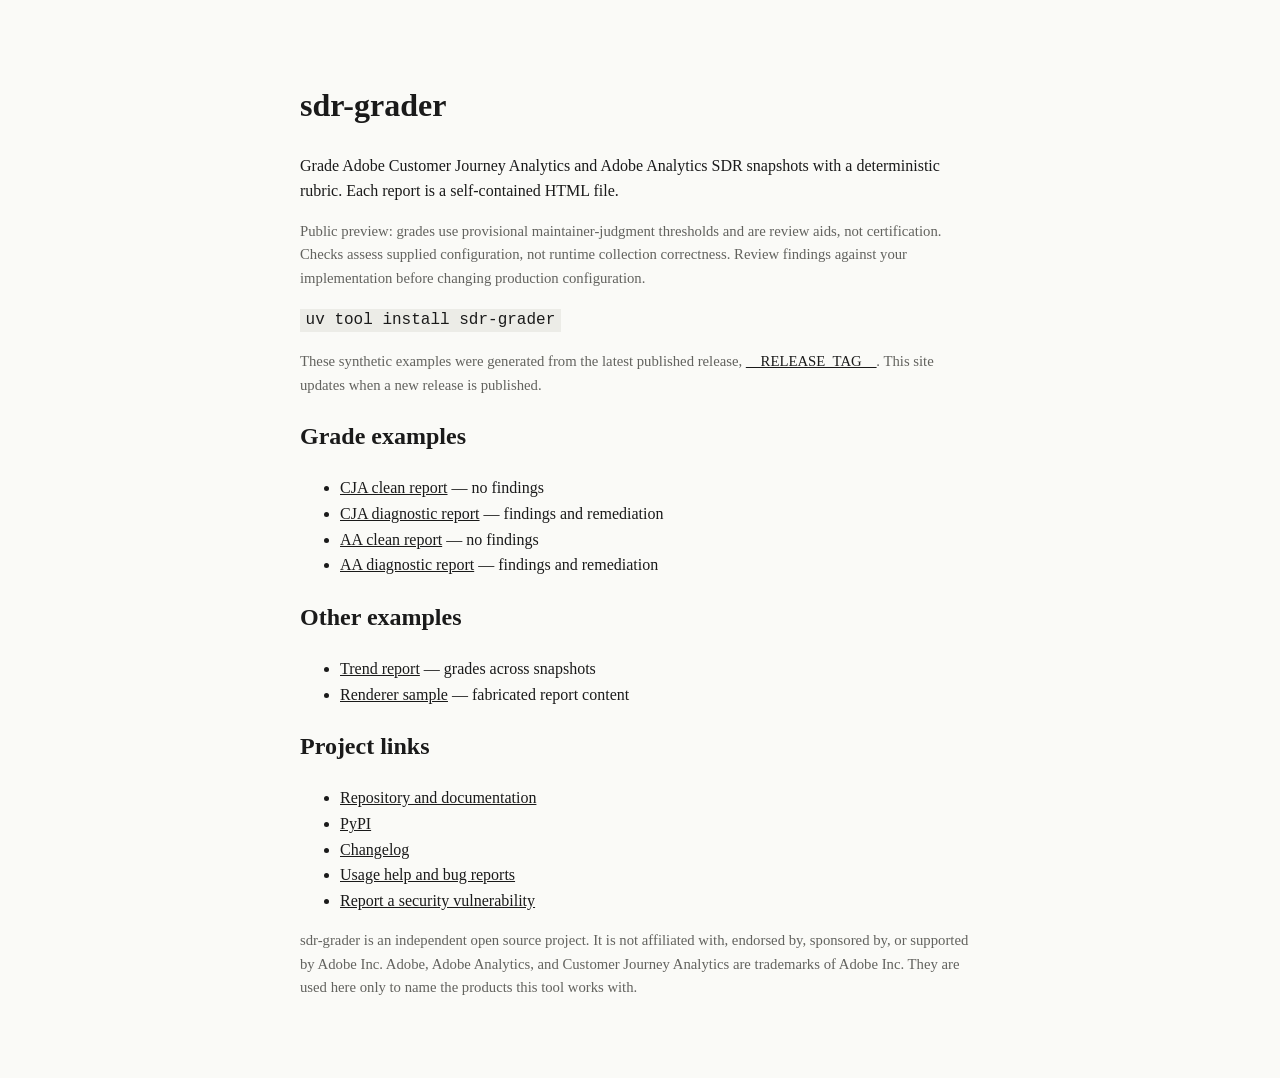
<file: pages/index.html>
<!doctype html>
<html lang="en">
<head>
  <meta charset="utf-8" />
  <meta name="viewport" content="width=device-width, initial-scale=1" />
  <title>sdr-grader — example CJA and AA grading reports</title>
  <style>
    body { font-family: Georgia, serif; max-width: 680px; margin: 80px auto; padding: 0 24px; color: #1a1a1a; background: #fafaf7; line-height: 1.6; }
    a { color: #1a1a1a; }
    .sub { color: #62625e; font-size: 0.92em; }
    code { font-family: ui-monospace, SFMono-Regular, Menlo, monospace; background: #ecece7; padding: 0.15em 0.35em; }
  </style>
</head>
<body>
  <h1>sdr-grader</h1>
  <p>Grade Adobe Customer Journey Analytics and Adobe Analytics SDR snapshots with a deterministic rubric. Each report is a self-contained HTML file.</p>
  <p class="sub">Public preview: grades use provisional maintainer-judgment thresholds and are review aids, not certification. Checks assess supplied configuration, not runtime collection correctness. Review findings against your implementation before changing production configuration.</p>
  <p><code>uv tool install sdr-grader</code></p>
  <p class="sub">These synthetic examples were generated from the latest published release, <a href="https://github.com/brian-a-au/sdr-grader/releases/tag/__RELEASE_TAG__">__RELEASE_TAG__</a>. This site updates when a new release is published.</p>
  <h2>Grade examples</h2>
  <ul>
    <li><a href="grade-cja-clean.html">CJA clean report</a> — no findings</li>
    <li><a href="grade-cja-messy.html">CJA diagnostic report</a> — findings and remediation</li>
    <li><a href="grade-aa-clean.html">AA clean report</a> — no findings</li>
    <li><a href="grade-aa-messy.html">AA diagnostic report</a> — findings and remediation</li>
  </ul>
  <h2>Other examples</h2>
  <ul>
    <li><a href="trend-example.html">Trend report</a> — grades across snapshots</li>
    <li><a href="templated-report.html">Renderer sample</a> — fabricated report content</li>
  </ul>
  <h2>Project links</h2>
  <ul>
    <li><a href="https://github.com/brian-a-au/sdr-grader">Repository and documentation</a></li>
    <li><a href="https://pypi.org/project/sdr-grader/">PyPI</a></li>
    <li><a href="https://github.com/brian-a-au/sdr-grader/blob/main/CHANGELOG.md">Changelog</a></li>
    <li><a href="https://github.com/brian-a-au/sdr-grader/issues">Usage help and bug reports</a></li>
    <li><a href="https://github.com/brian-a-au/sdr-grader/blob/main/SECURITY.md">Report a security vulnerability</a></li>
  </ul>
  <p class="sub">sdr-grader is an independent open source project. It is not affiliated with, endorsed by, sponsored by, or supported by Adobe Inc. Adobe, Adobe Analytics, and Customer Journey Analytics are trademarks of Adobe Inc. They are used here only to name the products this tool works with.</p>
</body>
</html>
</file>
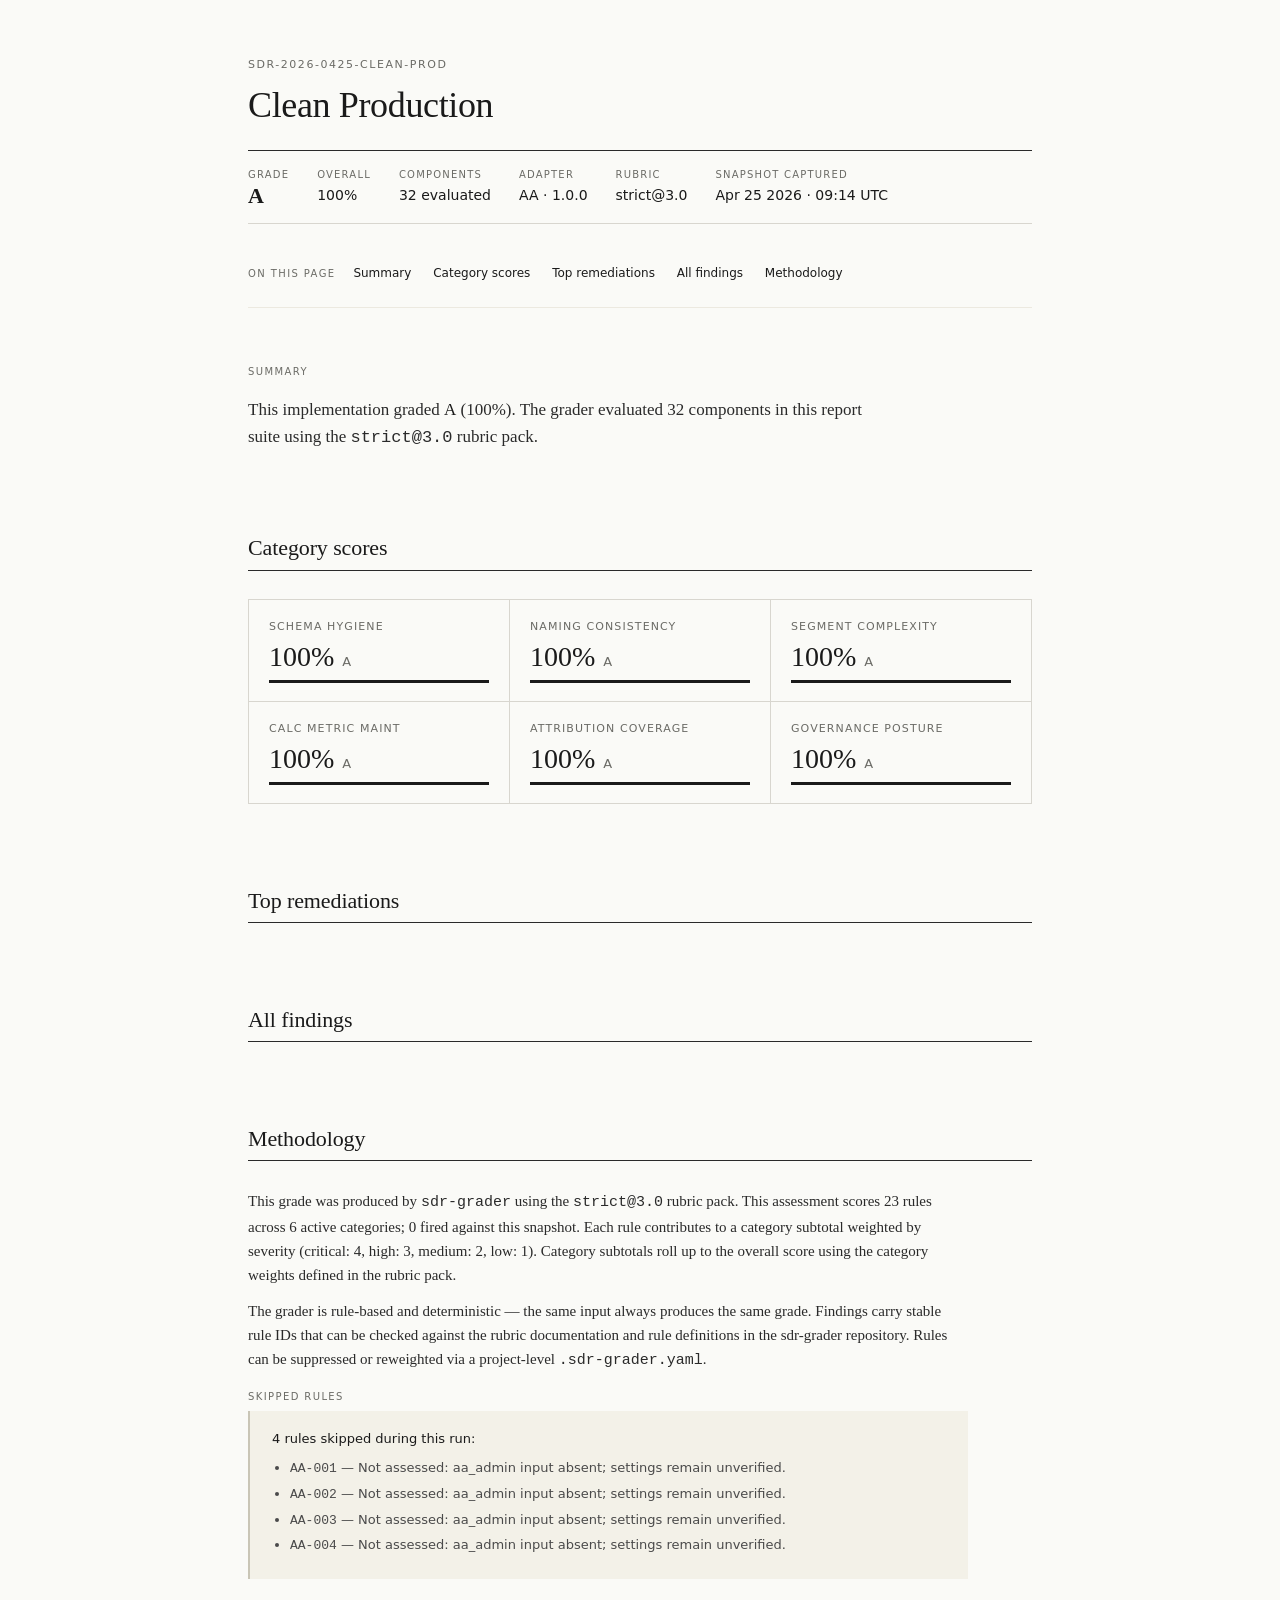
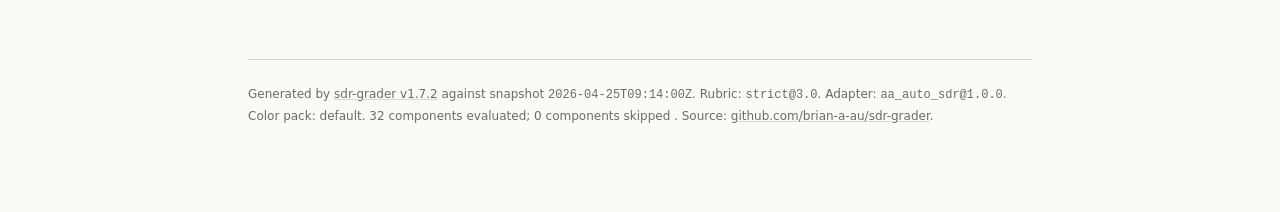
<file: examples/grade-aa-clean.html>
<!DOCTYPE html>
<html lang="en" data-color-pack="default">
<head>
<meta charset="utf-8">
<meta name="viewport" content="width=device-width, initial-scale=1">
<meta http-equiv="Content-Security-Policy" content="default-src 'none'; style-src 'unsafe-inline'; img-src 'none'; media-src 'none'; object-src 'none'; frame-src 'none'; connect-src 'none'; base-uri 'none'; form-action 'none'">
<meta name="referrer" content="no-referrer">
<title>SDR-2026-0425-CLEAN-PROD — Clean Production</title>
<style>/* ---------- Reset & base ---------- */
*, *::before, *::after { box-sizing: border-box; }
html { -webkit-text-size-adjust: 100%; }
body {
  margin: 0;
  font-family: "Charter", "Iowan Old Style", "Source Serif Pro", Georgia, "Times New Roman", serif;
  font-size: 16px;
  line-height: 1.55;
  color: var(--sdr-text-primary);
  background: var(--sdr-surface-page);
  -webkit-font-smoothing: antialiased;
  -moz-osx-font-smoothing: grayscale;
}
.ui {
  font-family: "Söhne", "Inter", -apple-system, BlinkMacSystemFont, "Segoe UI", sans-serif;
}
.mono {
  font-family: "JetBrains Mono", "SF Mono", "Menlo", "Consolas", monospace;
}

/* ---------- Layout ---------- */
.page {
  max-width: 880px;
  margin: 0 auto;
  padding: 56px 48px 96px;
}
@media (max-width: 720px) {
  .page { padding: 32px 20px 64px; }
}

/* ---------- Eyebrow + Title ---------- */
.eyebrow {
  font-family: "Söhne", "Inter", system-ui, sans-serif;
  font-size: 11px;
  font-weight: 500;
  letter-spacing: 0.14em;
  text-transform: uppercase;
  color: var(--sdr-text-muted);
  margin-bottom: 12px;
}
h1 {
  font-family: "Charter", "Iowan Old Style", Georgia, serif;
  font-weight: 500;
  font-size: 36px;
  line-height: 1.15;
  letter-spacing: -0.01em;
  margin: 0 0 24px 0;
}

/* ---------- Metadata strip ---------- */
.meta-strip {
  display: flex;
  flex-wrap: wrap;
  gap: 28px;
  padding: 16px 0;
  border-top: 1px solid var(--sdr-report-text-secondary);
  border-bottom: 1px solid var(--sdr-border-default);
  margin-bottom: 40px;
  font-family: "Söhne", "Inter", system-ui, sans-serif;
  font-size: 13px;
}
.meta-strip .item { display: flex; flex-direction: column; gap: 2px; }
.meta-strip .label {
  font-size: 10px;
  letter-spacing: 0.12em;
  text-transform: uppercase;
  color: var(--sdr-text-muted);
  font-weight: 500;
}
.meta-strip .value { font-size: 14px; color: var(--sdr-text-primary); font-weight: 500; }
.meta-strip .grade-cell .value {
  font-family: "Charter", Georgia, serif;
  font-size: 22px;
  font-weight: 600;
  line-height: 1;
}

/* ---------- On this page ---------- */
nav.toc {
  font-family: "Söhne", "Inter", system-ui, sans-serif;
  font-size: 12px;
  color: var(--sdr-text-muted);
  margin-bottom: 56px;
  padding-bottom: 24px;
  border-bottom: 1px solid var(--sdr-surface-emphasis);
}
nav.toc .label {
  font-size: 10px;
  letter-spacing: 0.14em;
  text-transform: uppercase;
  margin-right: 14px;
  color: var(--sdr-text-muted);
}
nav.toc a {
  color: var(--sdr-text-primary);
  text-decoration: none;
  margin-right: 18px;
  border-bottom: 1px solid transparent;
  transition: border-color 0.15s;
}
nav.toc a:hover { border-bottom-color: var(--sdr-text-primary); }

/* ---------- TL;DR ---------- */
.tldr {
  font-family: "Söhne", "Inter", system-ui, sans-serif;
  font-size: 10px;
  letter-spacing: 0.14em;
  text-transform: uppercase;
  color: var(--sdr-text-muted);
  font-weight: 500;
  margin-bottom: 12px;
}
.tldr-body {
  font-size: 17px;
  line-height: 1.6;
  color: var(--sdr-report-text-secondary);
  margin-bottom: 56px;
  max-width: 640px;
}
.tldr-body strong { color: var(--sdr-text-primary); font-weight: 500; }

/* ---------- Section headings ---------- */
h2 {
  font-family: "Charter", Georgia, serif;
  font-weight: 500;
  font-size: 22px;
  letter-spacing: -0.005em;
  margin: 0 0 4px 0;
  padding-top: 24px;
}
.section-rule { height: 1px; background: var(--sdr-report-text-secondary); margin: 0 0 28px 0; }
section { margin-bottom: 56px; }

/* ---------- Category grid ---------- */
.category-grid {
  display: grid;
  grid-template-columns: repeat(auto-fit, minmax(220px, 1fr));
  gap: 1px;
  background: var(--sdr-border-default);
  border: 1px solid var(--sdr-border-default);
  margin-bottom: 8px;
}
.cat {
  background: var(--sdr-surface-page);
  padding: 18px 20px;
  font-family: "Söhne", "Inter", system-ui, sans-serif;
}
.cat .name {
  font-size: 11px;
  letter-spacing: 0.1em;
  text-transform: uppercase;
  color: var(--sdr-text-muted);
  font-weight: 500;
  margin-bottom: 8px;
}
.cat .score { display: flex; align-items: baseline; gap: 8px; margin-bottom: 8px; }
.cat .pct {
  font-family: "Charter", Georgia, serif;
  font-size: 28px;
  font-weight: 500;
  line-height: 1;
  color: var(--sdr-text-primary);
}
.cat .sub { font-size: 13px; color: var(--sdr-text-muted); font-weight: 500; }
.cat .bar { height: 3px; background: var(--sdr-surface-emphasis); position: relative; overflow: hidden; }
.cat .bar > span { display: block; height: 100%; background: var(--sdr-chart-primary); }
.cat .bar.warn > span { background: var(--sdr-report-severity-high); }
.cat .bar.crit > span { background: var(--sdr-report-severity-critical); }

/* ---------- Remediations ---------- */
ol.remediations { list-style: none; counter-reset: rem; padding: 0; margin: 0; }
ol.remediations li {
  counter-increment: rem;
  display: grid;
  grid-template-columns: 36px 1fr auto;
  gap: 16px;
  align-items: baseline;
  padding: 16px 0;
  border-bottom: 1px solid var(--sdr-surface-emphasis);
}
ol.remediations li:last-child { border-bottom: 0; }
ol.remediations li::before {
  content: counter(rem, decimal-leading-zero);
  font-family: "Söhne", "Inter", system-ui, sans-serif;
  font-size: 11px;
  color: var(--sdr-text-muted);
  letter-spacing: 0.06em;
}
ol.remediations .text { font-size: 16px; line-height: 1.5; color: var(--sdr-text-primary); }
ol.remediations .text .ref {
  font-family: "Söhne", "Inter", system-ui, sans-serif;
  font-size: 11px;
  color: var(--sdr-text-muted);
  letter-spacing: 0.04em;
  margin-left: 6px;
}
ol.remediations .priority-weight {
  font-family: "Söhne", "Inter", system-ui, sans-serif;
  font-size: 12px;
  color: var(--sdr-report-change-added);
  white-space: nowrap;
  font-weight: 500;
}

/* ---------- Findings ---------- */
.finding {
  padding: 24px 0;
  border-bottom: 1px solid var(--sdr-surface-emphasis);
  content-visibility: auto;
  /* 320px ≈ median finding height; `auto` self-corrects after first render */
  contain-intrinsic-size: auto 320px;
}
.finding:first-of-type { border-top: 1px solid var(--sdr-surface-emphasis); }
.finding-head {
  display: flex;
  flex-wrap: wrap;
  gap: 10px;
  align-items: center;
  margin-bottom: 12px;
  font-family: "Söhne", "Inter", system-ui, sans-serif;
  font-size: 12px;
  letter-spacing: 0.04em;
}
.finding-id {
  font-family: "JetBrains Mono", monospace;
  font-size: 11px;
  color: var(--sdr-text-muted);
  font-weight: 500;
}
.sev {
  font-size: 10px;
  letter-spacing: 0.12em;
  text-transform: uppercase;
  padding: 2px 7px;
  font-weight: 600;
  border: 1px solid currentColor;
}
.sev.crit { color: var(--sdr-report-severity-critical); }
.sev.high { color: var(--sdr-report-severity-high); }
.sev.med { color: var(--sdr-report-severity-medium); }
.sev.low { color: var(--sdr-report-severity-low); }
.finding-cat { color: var(--sdr-text-muted); font-size: 11px; letter-spacing: 0.06em; }
.finding-title {
  font-family: "Charter", Georgia, serif;
  font-size: 18px;
  font-weight: 500;
  line-height: 1.35;
  margin: 0 0 12px 0;
  color: var(--sdr-text-primary);
}
.finding-body { font-size: 15px; line-height: 1.6; color: var(--sdr-report-text-secondary); max-width: 640px; }
.finding-body p { margin: 0 0 12px 0; }
.finding-body p:last-child { margin-bottom: 0; }
.finding-section-label {
  font-family: "Söhne", "Inter", system-ui, sans-serif;
  font-size: 10px;
  letter-spacing: 0.14em;
  text-transform: uppercase;
  color: var(--sdr-text-muted);
  font-weight: 500;
  margin: 16px 0 6px 0;
}
.components-list {
  font-family: "JetBrains Mono", monospace;
  font-size: 13px;
  color: var(--sdr-report-text-secondary);
  line-height: 1.7;
  background: var(--sdr-report-surface-code);
  padding: 12px 16px;
  border-left: 2px solid var(--sdr-report-border-code);
  margin: 0;
  white-space: pre;
  overflow-x: auto;
}
pre.code {
  font-family: "JetBrains Mono", monospace;
  font-size: 12.5px;
  line-height: 1.55;
  background: var(--sdr-report-surface-code);
  padding: 14px 16px;
  border-left: 2px solid var(--sdr-report-border-code);
  overflow-x: auto;
  margin: 8px 0 0 0;
  color: var(--sdr-report-text-secondary);
}
.finding-actions {
  margin-top: 14px;
  font-family: "Söhne", "Inter", system-ui, sans-serif;
  font-size: 12px;
  color: var(--sdr-text-muted);
}
.finding-actions a {
  color: var(--sdr-text-muted);
  text-decoration: none;
  border-bottom: 1px solid var(--sdr-border-default);
  margin-right: 18px;
  padding-bottom: 1px;
}
.finding-actions a:hover { color: var(--sdr-text-primary); border-bottom-color: var(--sdr-text-primary); }

/* ---------- Distribution ---------- */
.dist {
  display: grid;
  grid-template-columns: 1fr 1fr;
  gap: 32px 48px;
  font-family: "Söhne", "Inter", system-ui, sans-serif;
  font-size: 13px;
}
@media (max-width: 600px) { .dist { grid-template-columns: 1fr; } }
.dist .row { display: flex; flex-direction: column; gap: 10px; }
.dist .label {
  font-size: 10px;
  letter-spacing: 0.14em;
  text-transform: uppercase;
  color: var(--sdr-text-muted);
  font-weight: 500;
}
.dist svg { display: block; }

/* ---------- Skipped ---------- */
.skipped {
  background: var(--sdr-report-surface-code);
  padding: 18px 22px;
  font-family: "Söhne", "Inter", system-ui, sans-serif;
  font-size: 13px;
  line-height: 1.6;
  color: var(--sdr-report-severity-low);
  border-left: 2px solid var(--sdr-report-border-code);
}
.skipped strong { font-weight: 500; color: var(--sdr-text-primary); }
.skipped ul { margin: 8px 0 0 0; padding-left: 18px; }
.skipped li { margin-bottom: 4px; }

/* ---------- Provenance ---------- */
.provenance {
  margin-top: 80px;
  padding-top: 24px;
  border-top: 1px solid var(--sdr-border-default);
  font-family: "Söhne", "Inter", system-ui, sans-serif;
  font-size: 12px;
  line-height: 1.7;
  color: var(--sdr-text-muted);
}
.provenance a { color: var(--sdr-text-muted); text-decoration: underline; text-decoration-color: var(--sdr-border-default); }
.provenance a:hover { color: var(--sdr-text-primary); }

/* ---------- Print ---------- */
@media print {
  body {
    color: var(--sdr-print-foreground);
    background: var(--sdr-print-background);
  }
  .page { max-width: none; padding: 0.6in; }
  .finding {
    break-inside: avoid;
    content-visibility: visible;
    border-color: var(--sdr-print-border);
  }
  .cat { break-inside: avoid; background: var(--sdr-print-background); }
  .meta-strip,
  .category-grid,
  .provenance,
  .trend-table th,
  .trend-table td { border-color: var(--sdr-print-border); }
  .category-grid { background: var(--sdr-print-border); }
  .section-rule { background: var(--sdr-print-border); }
  .sev { color: var(--sdr-print-foreground); }
  nav.toc { display: none; }
  .finding-actions { display: none; }
}

:root {
  --sdr-surface-page: #FAFAF7;
  --sdr-surface-panel: #FFFFFF;
  --sdr-surface-subtle: #F5F3EB;
  --sdr-surface-emphasis: #ECE9E0;
  --sdr-text-primary: #1A1A1A;
  --sdr-text-muted: #6B6B66;
  --sdr-text-inverse: #FFFFFF;
  --sdr-border-default: #D8D6CF;
  --sdr-border-strong: #8A8A82;
  --sdr-focus-ring: #3A5E5E;
  --sdr-accent-primary: #4A6F6F;
  --sdr-accent-secondary: #6A4F30;
  --sdr-component-metric: #2A2A2A;
  --sdr-component-dimension: #4A6F6F;
  --sdr-component-derived-field: #5E6B78;
  --sdr-component-segment: #8A6A4A;
  --sdr-component-calculated-metric: #806A00;
  --sdr-severity-critical: #8C4A3F;
  --sdr-severity-high: #9C4F10;
  --sdr-severity-medium: #806A00;
  --sdr-severity-low: #3D6B4F;
  --sdr-change-added: #3D6B4F;
  --sdr-change-modified: #806A00;
  --sdr-change-removed: #8C4A3F;
  --sdr-chart-primary: #1A1A1A;
  --sdr-chart-secondary: #4A6F6F;
  --sdr-chart-grid: #8A8A82;
  --sdr-chart-axis: #6B6B66;
  --sdr-print-foreground: #1A1A1A;
  --sdr-print-background: #FFFFFF;
  --sdr-print-border: #8A8A82;
}
:root {
  --sdr-report-text-secondary: #2A2A2A;
  --sdr-report-severity-critical: #8B2A1F;
  --sdr-report-severity-high: #9C4F10;
  --sdr-report-severity-medium: #6B6B1A;
  --sdr-report-severity-low: #4A4A4A;
  --sdr-report-change-added: #2A5934;
  --sdr-report-surface-code: #F3F1E8;
  --sdr-report-border-code: #C9C5B6;
  --sdr-report-trend-up: #355C2C;
  --sdr-report-trend-down: #8B2A1F;
  --sdr-report-trend-flat: #6B6B66;
  --sdr-report-trend-card: #F3F1EA;
  --sdr-report-chart-grid: #D8D6CF;
  --sdr-report-chart-secondary: #8A8A82;
}
</style>
</head>
<body>
<main class="page">


  <div class="eyebrow">SDR-2026-0425-CLEAN-PROD</div>
  <h1>Clean Production</h1>


  <div class="meta-strip">
    <div class="item grade-cell">
      <span class="label">Grade</span>
      <span class="value">A</span>
    </div>
    <div class="item">
      <span class="label">Overall</span>
      <span class="value">100%</span>
    </div>
    <div class="item">
      <span class="label">Components</span>
      <span class="value">32 evaluated</span>
    </div>
    <div class="item">
      <span class="label">Adapter</span>
      <span class="value">AA · 1.0.0</span>
    </div>
    <div class="item">
      <span class="label">Rubric</span>
      <span class="value">strict@3.0</span>
    </div>
    <div class="item">
      <span class="label">Snapshot captured</span>
      <span class="value">Apr 25 2026 · 09:14 UTC</span>
    </div>
  </div>


  <nav class="toc">
    <span class="label">On this page</span>
    <a href="#tldr">Summary</a>
    <a href="#categories">Category scores</a>
    <a href="#remediations">Top remediations</a>
    <a href="#findings">All findings</a>

    <a href="#methodology">Methodology</a>
  </nav>


  <section id="tldr">
    <div class="tldr">Summary</div>
    <p class="tldr-body">This implementation graded <strong>A</strong> (100%). The grader evaluated 32 components in this report suite using the <span class="mono">strict@3.0</span> rubric pack.</p>
  </section>


  <section id="categories">
    <h2>Category scores</h2>
    <div class="section-rule"></div>

    <div class="category-grid">

      <div class="cat">
        <div class="name">schema hygiene</div>
        <div class="score">
          <span class="pct">100%</span>
          <span class="sub">A</span>
        </div>
        <div class="bar">
          <span style="width:100%"></span>
        </div>
      </div>

      <div class="cat">
        <div class="name">naming consistency</div>
        <div class="score">
          <span class="pct">100%</span>
          <span class="sub">A</span>
        </div>
        <div class="bar">
          <span style="width:100%"></span>
        </div>
      </div>

      <div class="cat">
        <div class="name">segment complexity</div>
        <div class="score">
          <span class="pct">100%</span>
          <span class="sub">A</span>
        </div>
        <div class="bar">
          <span style="width:100%"></span>
        </div>
      </div>

      <div class="cat">
        <div class="name">calc metric maint</div>
        <div class="score">
          <span class="pct">100%</span>
          <span class="sub">A</span>
        </div>
        <div class="bar">
          <span style="width:100%"></span>
        </div>
      </div>

      <div class="cat">
        <div class="name">attribution coverage</div>
        <div class="score">
          <span class="pct">100%</span>
          <span class="sub">A</span>
        </div>
        <div class="bar">
          <span style="width:100%"></span>
        </div>
      </div>

      <div class="cat">
        <div class="name">governance posture</div>
        <div class="score">
          <span class="pct">100%</span>
          <span class="sub">A</span>
        </div>
        <div class="bar">
          <span style="width:100%"></span>
        </div>
      </div>

    </div>
  </section>


  <section id="remediations">
    <h2>Top remediations</h2>
    <div class="section-rule"></div>

    <ol class="remediations">

    </ol>
  </section>


  <section id="findings">
    <h2>All findings</h2>
    <div class="section-rule"></div>


  </section>





  <section id="methodology">
    <h2>Methodology</h2>
    <div class="section-rule"></div>

    <div class="finding-body" style="max-width: 720px;">

        <p>This grade was produced by <span class="mono">sdr-grader</span> using the <span class="mono">strict@3.0</span> rubric pack. This assessment scores 23 rules across 6 active categories; 0 fired against this snapshot. Each rule contributes to a category subtotal weighted by severity (critical: 4, high: 3, medium: 2, low: 1). Category subtotals roll up to the overall score using the category weights defined in the rubric pack.</p>

        <p>The grader is rule-based and deterministic — the same input always produces the same grade. Findings carry stable rule IDs that can be checked against the rubric documentation and rule definitions in the sdr-grader repository. Rules can be suppressed or reweighted via a project-level <span class="mono">.sdr-grader.yaml</span>.</p>



      <div class="finding-section-label">Skipped rules</div>
      <div class="skipped">
        <strong>4 rules skipped during this run:</strong>
        <ul>

          <li><span class="mono">AA-001</span> — Not assessed: aa_admin input absent; settings remain unverified.</li>

          <li><span class="mono">AA-002</span> — Not assessed: aa_admin input absent; settings remain unverified.</li>

          <li><span class="mono">AA-003</span> — Not assessed: aa_admin input absent; settings remain unverified.</li>

          <li><span class="mono">AA-004</span> — Not assessed: aa_admin input absent; settings remain unverified.</li>

        </ul>
      </div>

    </div>
  </section>


  <div class="provenance">
    Generated by <a href="https://github.com/brian-a-au/sdr-grader">sdr-grader v1.7.2</a>
    against snapshot <span class="mono">2026-04-25T09:14:00Z</span>.
    Rubric: <span class="mono">strict@3.0</span>.
    Adapter: <span class="mono">aa_auto_sdr@1.0.0</span>.
    Color pack: default.
    32 components evaluated; 0 components skipped
    .
    Source: <a href="https://github.com/brian-a-au/sdr-grader">github.com/brian-a-au/sdr-grader</a>.
  </div>

</main>
</body>
</html>
</file>
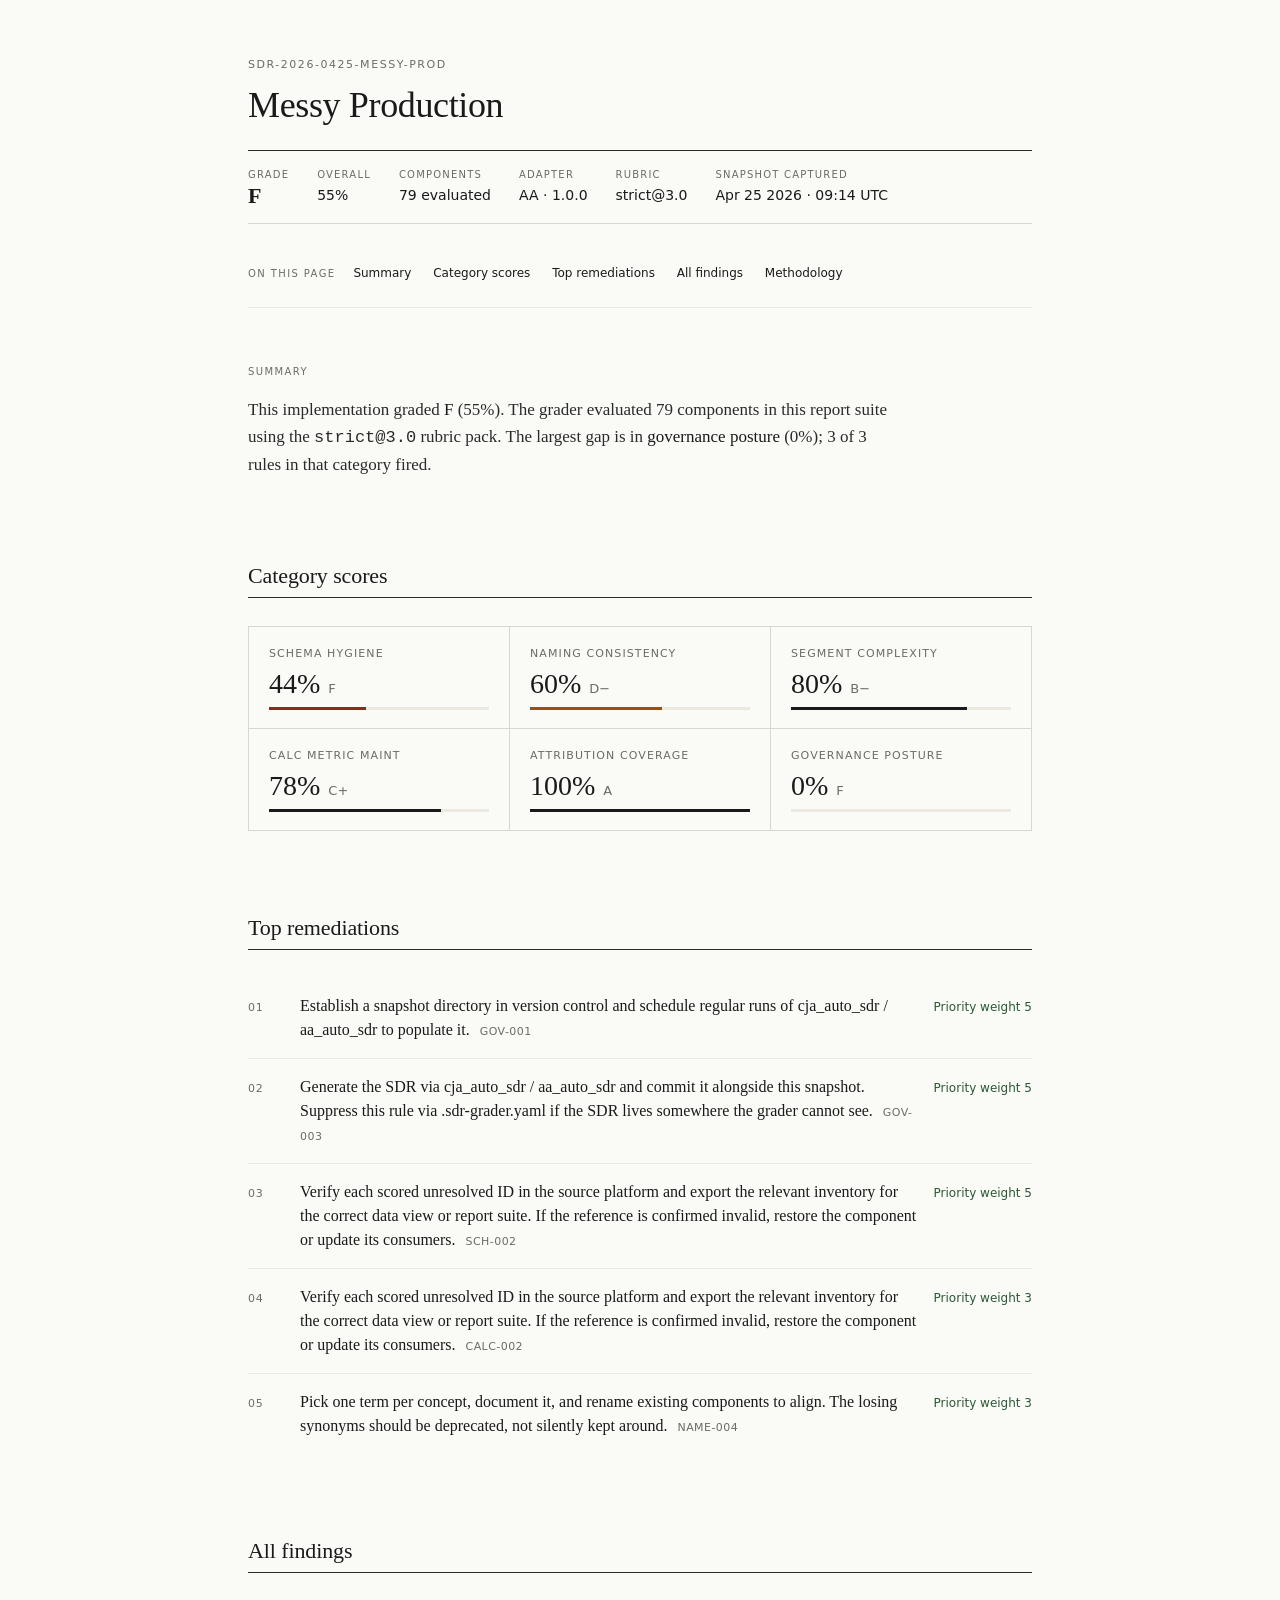
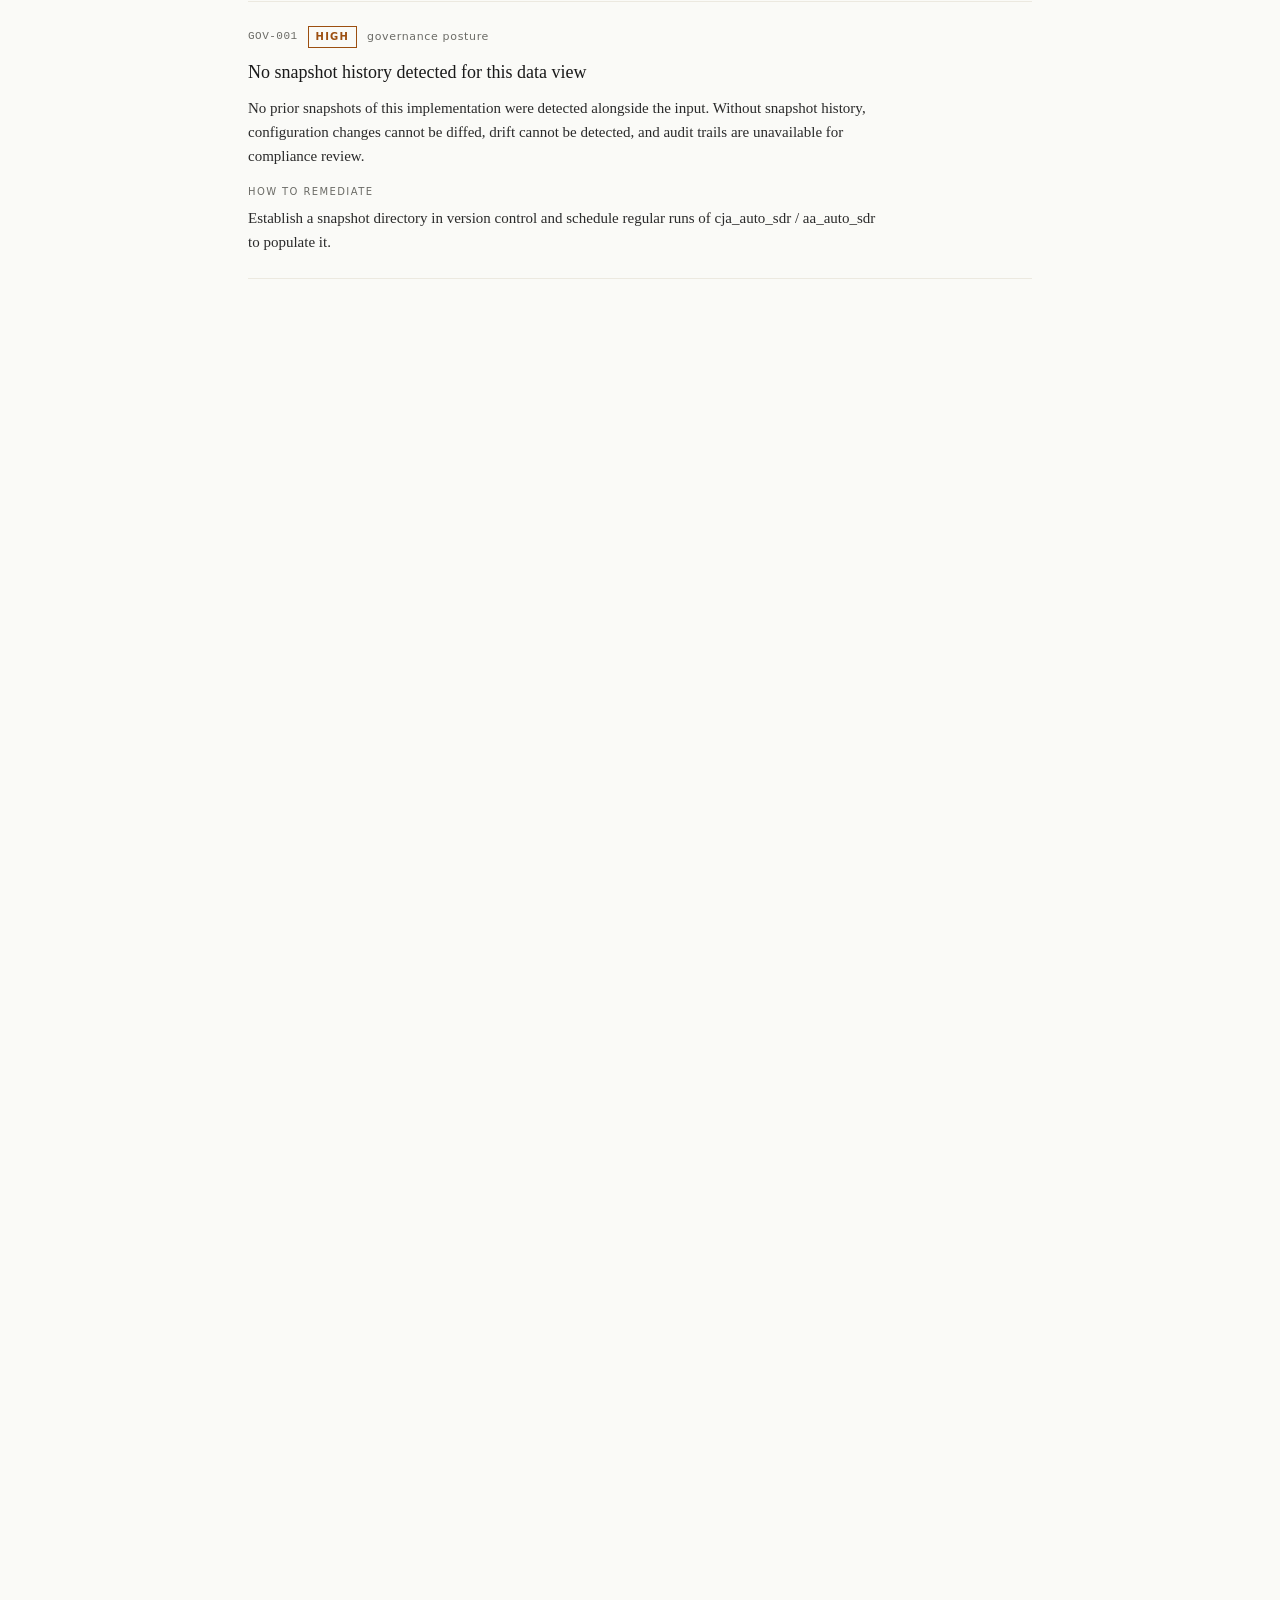
<file: examples/grade-aa-messy.html>
<!DOCTYPE html>
<html lang="en" data-color-pack="default">
<head>
<meta charset="utf-8">
<meta name="viewport" content="width=device-width, initial-scale=1">
<meta http-equiv="Content-Security-Policy" content="default-src 'none'; style-src 'unsafe-inline'; img-src 'none'; media-src 'none'; object-src 'none'; frame-src 'none'; connect-src 'none'; base-uri 'none'; form-action 'none'">
<meta name="referrer" content="no-referrer">
<title>SDR-2026-0425-MESSY-PROD — Messy Production</title>
<style>/* ---------- Reset & base ---------- */
*, *::before, *::after { box-sizing: border-box; }
html { -webkit-text-size-adjust: 100%; }
body {
  margin: 0;
  font-family: "Charter", "Iowan Old Style", "Source Serif Pro", Georgia, "Times New Roman", serif;
  font-size: 16px;
  line-height: 1.55;
  color: var(--sdr-text-primary);
  background: var(--sdr-surface-page);
  -webkit-font-smoothing: antialiased;
  -moz-osx-font-smoothing: grayscale;
}
.ui {
  font-family: "Söhne", "Inter", -apple-system, BlinkMacSystemFont, "Segoe UI", sans-serif;
}
.mono {
  font-family: "JetBrains Mono", "SF Mono", "Menlo", "Consolas", monospace;
}

/* ---------- Layout ---------- */
.page {
  max-width: 880px;
  margin: 0 auto;
  padding: 56px 48px 96px;
}
@media (max-width: 720px) {
  .page { padding: 32px 20px 64px; }
}

/* ---------- Eyebrow + Title ---------- */
.eyebrow {
  font-family: "Söhne", "Inter", system-ui, sans-serif;
  font-size: 11px;
  font-weight: 500;
  letter-spacing: 0.14em;
  text-transform: uppercase;
  color: var(--sdr-text-muted);
  margin-bottom: 12px;
}
h1 {
  font-family: "Charter", "Iowan Old Style", Georgia, serif;
  font-weight: 500;
  font-size: 36px;
  line-height: 1.15;
  letter-spacing: -0.01em;
  margin: 0 0 24px 0;
}

/* ---------- Metadata strip ---------- */
.meta-strip {
  display: flex;
  flex-wrap: wrap;
  gap: 28px;
  padding: 16px 0;
  border-top: 1px solid var(--sdr-report-text-secondary);
  border-bottom: 1px solid var(--sdr-border-default);
  margin-bottom: 40px;
  font-family: "Söhne", "Inter", system-ui, sans-serif;
  font-size: 13px;
}
.meta-strip .item { display: flex; flex-direction: column; gap: 2px; }
.meta-strip .label {
  font-size: 10px;
  letter-spacing: 0.12em;
  text-transform: uppercase;
  color: var(--sdr-text-muted);
  font-weight: 500;
}
.meta-strip .value { font-size: 14px; color: var(--sdr-text-primary); font-weight: 500; }
.meta-strip .grade-cell .value {
  font-family: "Charter", Georgia, serif;
  font-size: 22px;
  font-weight: 600;
  line-height: 1;
}

/* ---------- On this page ---------- */
nav.toc {
  font-family: "Söhne", "Inter", system-ui, sans-serif;
  font-size: 12px;
  color: var(--sdr-text-muted);
  margin-bottom: 56px;
  padding-bottom: 24px;
  border-bottom: 1px solid var(--sdr-surface-emphasis);
}
nav.toc .label {
  font-size: 10px;
  letter-spacing: 0.14em;
  text-transform: uppercase;
  margin-right: 14px;
  color: var(--sdr-text-muted);
}
nav.toc a {
  color: var(--sdr-text-primary);
  text-decoration: none;
  margin-right: 18px;
  border-bottom: 1px solid transparent;
  transition: border-color 0.15s;
}
nav.toc a:hover { border-bottom-color: var(--sdr-text-primary); }

/* ---------- TL;DR ---------- */
.tldr {
  font-family: "Söhne", "Inter", system-ui, sans-serif;
  font-size: 10px;
  letter-spacing: 0.14em;
  text-transform: uppercase;
  color: var(--sdr-text-muted);
  font-weight: 500;
  margin-bottom: 12px;
}
.tldr-body {
  font-size: 17px;
  line-height: 1.6;
  color: var(--sdr-report-text-secondary);
  margin-bottom: 56px;
  max-width: 640px;
}
.tldr-body strong { color: var(--sdr-text-primary); font-weight: 500; }

/* ---------- Section headings ---------- */
h2 {
  font-family: "Charter", Georgia, serif;
  font-weight: 500;
  font-size: 22px;
  letter-spacing: -0.005em;
  margin: 0 0 4px 0;
  padding-top: 24px;
}
.section-rule { height: 1px; background: var(--sdr-report-text-secondary); margin: 0 0 28px 0; }
section { margin-bottom: 56px; }

/* ---------- Category grid ---------- */
.category-grid {
  display: grid;
  grid-template-columns: repeat(auto-fit, minmax(220px, 1fr));
  gap: 1px;
  background: var(--sdr-border-default);
  border: 1px solid var(--sdr-border-default);
  margin-bottom: 8px;
}
.cat {
  background: var(--sdr-surface-page);
  padding: 18px 20px;
  font-family: "Söhne", "Inter", system-ui, sans-serif;
}
.cat .name {
  font-size: 11px;
  letter-spacing: 0.1em;
  text-transform: uppercase;
  color: var(--sdr-text-muted);
  font-weight: 500;
  margin-bottom: 8px;
}
.cat .score { display: flex; align-items: baseline; gap: 8px; margin-bottom: 8px; }
.cat .pct {
  font-family: "Charter", Georgia, serif;
  font-size: 28px;
  font-weight: 500;
  line-height: 1;
  color: var(--sdr-text-primary);
}
.cat .sub { font-size: 13px; color: var(--sdr-text-muted); font-weight: 500; }
.cat .bar { height: 3px; background: var(--sdr-surface-emphasis); position: relative; overflow: hidden; }
.cat .bar > span { display: block; height: 100%; background: var(--sdr-chart-primary); }
.cat .bar.warn > span { background: var(--sdr-report-severity-high); }
.cat .bar.crit > span { background: var(--sdr-report-severity-critical); }

/* ---------- Remediations ---------- */
ol.remediations { list-style: none; counter-reset: rem; padding: 0; margin: 0; }
ol.remediations li {
  counter-increment: rem;
  display: grid;
  grid-template-columns: 36px 1fr auto;
  gap: 16px;
  align-items: baseline;
  padding: 16px 0;
  border-bottom: 1px solid var(--sdr-surface-emphasis);
}
ol.remediations li:last-child { border-bottom: 0; }
ol.remediations li::before {
  content: counter(rem, decimal-leading-zero);
  font-family: "Söhne", "Inter", system-ui, sans-serif;
  font-size: 11px;
  color: var(--sdr-text-muted);
  letter-spacing: 0.06em;
}
ol.remediations .text { font-size: 16px; line-height: 1.5; color: var(--sdr-text-primary); }
ol.remediations .text .ref {
  font-family: "Söhne", "Inter", system-ui, sans-serif;
  font-size: 11px;
  color: var(--sdr-text-muted);
  letter-spacing: 0.04em;
  margin-left: 6px;
}
ol.remediations .priority-weight {
  font-family: "Söhne", "Inter", system-ui, sans-serif;
  font-size: 12px;
  color: var(--sdr-report-change-added);
  white-space: nowrap;
  font-weight: 500;
}

/* ---------- Findings ---------- */
.finding {
  padding: 24px 0;
  border-bottom: 1px solid var(--sdr-surface-emphasis);
  content-visibility: auto;
  /* 320px ≈ median finding height; `auto` self-corrects after first render */
  contain-intrinsic-size: auto 320px;
}
.finding:first-of-type { border-top: 1px solid var(--sdr-surface-emphasis); }
.finding-head {
  display: flex;
  flex-wrap: wrap;
  gap: 10px;
  align-items: center;
  margin-bottom: 12px;
  font-family: "Söhne", "Inter", system-ui, sans-serif;
  font-size: 12px;
  letter-spacing: 0.04em;
}
.finding-id {
  font-family: "JetBrains Mono", monospace;
  font-size: 11px;
  color: var(--sdr-text-muted);
  font-weight: 500;
}
.sev {
  font-size: 10px;
  letter-spacing: 0.12em;
  text-transform: uppercase;
  padding: 2px 7px;
  font-weight: 600;
  border: 1px solid currentColor;
}
.sev.crit { color: var(--sdr-report-severity-critical); }
.sev.high { color: var(--sdr-report-severity-high); }
.sev.med { color: var(--sdr-report-severity-medium); }
.sev.low { color: var(--sdr-report-severity-low); }
.finding-cat { color: var(--sdr-text-muted); font-size: 11px; letter-spacing: 0.06em; }
.finding-title {
  font-family: "Charter", Georgia, serif;
  font-size: 18px;
  font-weight: 500;
  line-height: 1.35;
  margin: 0 0 12px 0;
  color: var(--sdr-text-primary);
}
.finding-body { font-size: 15px; line-height: 1.6; color: var(--sdr-report-text-secondary); max-width: 640px; }
.finding-body p { margin: 0 0 12px 0; }
.finding-body p:last-child { margin-bottom: 0; }
.finding-section-label {
  font-family: "Söhne", "Inter", system-ui, sans-serif;
  font-size: 10px;
  letter-spacing: 0.14em;
  text-transform: uppercase;
  color: var(--sdr-text-muted);
  font-weight: 500;
  margin: 16px 0 6px 0;
}
.components-list {
  font-family: "JetBrains Mono", monospace;
  font-size: 13px;
  color: var(--sdr-report-text-secondary);
  line-height: 1.7;
  background: var(--sdr-report-surface-code);
  padding: 12px 16px;
  border-left: 2px solid var(--sdr-report-border-code);
  margin: 0;
  white-space: pre;
  overflow-x: auto;
}
pre.code {
  font-family: "JetBrains Mono", monospace;
  font-size: 12.5px;
  line-height: 1.55;
  background: var(--sdr-report-surface-code);
  padding: 14px 16px;
  border-left: 2px solid var(--sdr-report-border-code);
  overflow-x: auto;
  margin: 8px 0 0 0;
  color: var(--sdr-report-text-secondary);
}
.finding-actions {
  margin-top: 14px;
  font-family: "Söhne", "Inter", system-ui, sans-serif;
  font-size: 12px;
  color: var(--sdr-text-muted);
}
.finding-actions a {
  color: var(--sdr-text-muted);
  text-decoration: none;
  border-bottom: 1px solid var(--sdr-border-default);
  margin-right: 18px;
  padding-bottom: 1px;
}
.finding-actions a:hover { color: var(--sdr-text-primary); border-bottom-color: var(--sdr-text-primary); }

/* ---------- Distribution ---------- */
.dist {
  display: grid;
  grid-template-columns: 1fr 1fr;
  gap: 32px 48px;
  font-family: "Söhne", "Inter", system-ui, sans-serif;
  font-size: 13px;
}
@media (max-width: 600px) { .dist { grid-template-columns: 1fr; } }
.dist .row { display: flex; flex-direction: column; gap: 10px; }
.dist .label {
  font-size: 10px;
  letter-spacing: 0.14em;
  text-transform: uppercase;
  color: var(--sdr-text-muted);
  font-weight: 500;
}
.dist svg { display: block; }

/* ---------- Skipped ---------- */
.skipped {
  background: var(--sdr-report-surface-code);
  padding: 18px 22px;
  font-family: "Söhne", "Inter", system-ui, sans-serif;
  font-size: 13px;
  line-height: 1.6;
  color: var(--sdr-report-severity-low);
  border-left: 2px solid var(--sdr-report-border-code);
}
.skipped strong { font-weight: 500; color: var(--sdr-text-primary); }
.skipped ul { margin: 8px 0 0 0; padding-left: 18px; }
.skipped li { margin-bottom: 4px; }

/* ---------- Provenance ---------- */
.provenance {
  margin-top: 80px;
  padding-top: 24px;
  border-top: 1px solid var(--sdr-border-default);
  font-family: "Söhne", "Inter", system-ui, sans-serif;
  font-size: 12px;
  line-height: 1.7;
  color: var(--sdr-text-muted);
}
.provenance a { color: var(--sdr-text-muted); text-decoration: underline; text-decoration-color: var(--sdr-border-default); }
.provenance a:hover { color: var(--sdr-text-primary); }

/* ---------- Print ---------- */
@media print {
  body {
    color: var(--sdr-print-foreground);
    background: var(--sdr-print-background);
  }
  .page { max-width: none; padding: 0.6in; }
  .finding {
    break-inside: avoid;
    content-visibility: visible;
    border-color: var(--sdr-print-border);
  }
  .cat { break-inside: avoid; background: var(--sdr-print-background); }
  .meta-strip,
  .category-grid,
  .provenance,
  .trend-table th,
  .trend-table td { border-color: var(--sdr-print-border); }
  .category-grid { background: var(--sdr-print-border); }
  .section-rule { background: var(--sdr-print-border); }
  .sev { color: var(--sdr-print-foreground); }
  nav.toc { display: none; }
  .finding-actions { display: none; }
}

:root {
  --sdr-surface-page: #FAFAF7;
  --sdr-surface-panel: #FFFFFF;
  --sdr-surface-subtle: #F5F3EB;
  --sdr-surface-emphasis: #ECE9E0;
  --sdr-text-primary: #1A1A1A;
  --sdr-text-muted: #6B6B66;
  --sdr-text-inverse: #FFFFFF;
  --sdr-border-default: #D8D6CF;
  --sdr-border-strong: #8A8A82;
  --sdr-focus-ring: #3A5E5E;
  --sdr-accent-primary: #4A6F6F;
  --sdr-accent-secondary: #6A4F30;
  --sdr-component-metric: #2A2A2A;
  --sdr-component-dimension: #4A6F6F;
  --sdr-component-derived-field: #5E6B78;
  --sdr-component-segment: #8A6A4A;
  --sdr-component-calculated-metric: #806A00;
  --sdr-severity-critical: #8C4A3F;
  --sdr-severity-high: #9C4F10;
  --sdr-severity-medium: #806A00;
  --sdr-severity-low: #3D6B4F;
  --sdr-change-added: #3D6B4F;
  --sdr-change-modified: #806A00;
  --sdr-change-removed: #8C4A3F;
  --sdr-chart-primary: #1A1A1A;
  --sdr-chart-secondary: #4A6F6F;
  --sdr-chart-grid: #8A8A82;
  --sdr-chart-axis: #6B6B66;
  --sdr-print-foreground: #1A1A1A;
  --sdr-print-background: #FFFFFF;
  --sdr-print-border: #8A8A82;
}
:root {
  --sdr-report-text-secondary: #2A2A2A;
  --sdr-report-severity-critical: #8B2A1F;
  --sdr-report-severity-high: #9C4F10;
  --sdr-report-severity-medium: #6B6B1A;
  --sdr-report-severity-low: #4A4A4A;
  --sdr-report-change-added: #2A5934;
  --sdr-report-surface-code: #F3F1E8;
  --sdr-report-border-code: #C9C5B6;
  --sdr-report-trend-up: #355C2C;
  --sdr-report-trend-down: #8B2A1F;
  --sdr-report-trend-flat: #6B6B66;
  --sdr-report-trend-card: #F3F1EA;
  --sdr-report-chart-grid: #D8D6CF;
  --sdr-report-chart-secondary: #8A8A82;
}
</style>
</head>
<body>
<main class="page">


  <div class="eyebrow">SDR-2026-0425-MESSY-PROD</div>
  <h1>Messy Production</h1>


  <div class="meta-strip">
    <div class="item grade-cell">
      <span class="label">Grade</span>
      <span class="value">F</span>
    </div>
    <div class="item">
      <span class="label">Overall</span>
      <span class="value">55%</span>
    </div>
    <div class="item">
      <span class="label">Components</span>
      <span class="value">79 evaluated</span>
    </div>
    <div class="item">
      <span class="label">Adapter</span>
      <span class="value">AA · 1.0.0</span>
    </div>
    <div class="item">
      <span class="label">Rubric</span>
      <span class="value">strict@3.0</span>
    </div>
    <div class="item">
      <span class="label">Snapshot captured</span>
      <span class="value">Apr 25 2026 · 09:14 UTC</span>
    </div>
  </div>


  <nav class="toc">
    <span class="label">On this page</span>
    <a href="#tldr">Summary</a>
    <a href="#categories">Category scores</a>
    <a href="#remediations">Top remediations</a>
    <a href="#findings">All findings</a>

    <a href="#methodology">Methodology</a>
  </nav>


  <section id="tldr">
    <div class="tldr">Summary</div>
    <p class="tldr-body">This implementation graded <strong>F</strong> (55%). The grader evaluated 79 components in this report suite using the <span class="mono">strict@3.0</span> rubric pack. The largest gap is in <strong>governance posture</strong> (0%); 3 of 3 rules in that category fired.</p>
  </section>


  <section id="categories">
    <h2>Category scores</h2>
    <div class="section-rule"></div>

    <div class="category-grid">

      <div class="cat">
        <div class="name">schema hygiene</div>
        <div class="score">
          <span class="pct">44%</span>
          <span class="sub">F</span>
        </div>
        <div class="bar crit">
          <span style="width:44%"></span>
        </div>
      </div>

      <div class="cat">
        <div class="name">naming consistency</div>
        <div class="score">
          <span class="pct">60%</span>
          <span class="sub">D−</span>
        </div>
        <div class="bar warn">
          <span style="width:60%"></span>
        </div>
      </div>

      <div class="cat">
        <div class="name">segment complexity</div>
        <div class="score">
          <span class="pct">80%</span>
          <span class="sub">B−</span>
        </div>
        <div class="bar">
          <span style="width:80%"></span>
        </div>
      </div>

      <div class="cat">
        <div class="name">calc metric maint</div>
        <div class="score">
          <span class="pct">78%</span>
          <span class="sub">C+</span>
        </div>
        <div class="bar">
          <span style="width:78%"></span>
        </div>
      </div>

      <div class="cat">
        <div class="name">attribution coverage</div>
        <div class="score">
          <span class="pct">100%</span>
          <span class="sub">A</span>
        </div>
        <div class="bar">
          <span style="width:100%"></span>
        </div>
      </div>

      <div class="cat">
        <div class="name">governance posture</div>
        <div class="score">
          <span class="pct">0%</span>
          <span class="sub">F</span>
        </div>
        <div class="bar crit">
          <span style="width:0%"></span>
        </div>
      </div>

    </div>
  </section>


  <section id="remediations">
    <h2>Top remediations</h2>
    <div class="section-rule"></div>

    <ol class="remediations">

      <li>
        <span class="text">
          Establish a snapshot directory in version control and schedule regular runs of cja_auto_sdr / aa_auto_sdr to populate it.
          <span class="ref">GOV-001</span>
        </span>
        <span class="priority-weight">Priority weight 5</span>
      </li>

      <li>
        <span class="text">
          Generate the SDR via cja_auto_sdr / aa_auto_sdr and commit it alongside this snapshot. Suppress this rule via .sdr-grader.yaml if the SDR lives somewhere the grader cannot see.
          <span class="ref">GOV-003</span>
        </span>
        <span class="priority-weight">Priority weight 5</span>
      </li>

      <li>
        <span class="text">
          Verify each scored unresolved ID in the source platform and export the relevant inventory for the correct data view or report suite. If the reference is confirmed invalid, restore the component or update its consumers.
          <span class="ref">SCH-002</span>
        </span>
        <span class="priority-weight">Priority weight 5</span>
      </li>

      <li>
        <span class="text">
          Verify each scored unresolved ID in the source platform and export the relevant inventory for the correct data view or report suite. If the reference is confirmed invalid, restore the component or update its consumers.
          <span class="ref">CALC-002</span>
        </span>
        <span class="priority-weight">Priority weight 3</span>
      </li>

      <li>
        <span class="text">
          Pick one term per concept, document it, and rename existing components to align. The losing synonyms should be deprecated, not silently kept around.
          <span class="ref">NAME-004</span>
        </span>
        <span class="priority-weight">Priority weight 3</span>
      </li>

    </ol>
  </section>


  <section id="findings">
    <h2>All findings</h2>
    <div class="section-rule"></div>


    <article class="finding" id="finding-gov-001">
      <div class="finding-head">
        <span class="finding-id">GOV-001</span>
        <span class="sev high">High</span>
        <span class="finding-cat">governance posture</span>
      </div>
      <h3 class="finding-title">No snapshot history detected for this data view</h3>
      <div class="finding-body">


            <p>No prior snapshots of this implementation were detected alongside the input. Without snapshot history, configuration changes cannot be diffed, drift cannot be detected, and audit trails are unavailable for compliance review.</p>



            <div class="finding-section-label">How to remediate</div>
            <p>Establish a snapshot directory in version control and schedule regular runs of cja_auto_sdr / aa_auto_sdr to populate it.</p>


      </div>

    </article>

    <article class="finding" id="finding-gov-003">
      <div class="finding-head">
        <span class="finding-id">GOV-003</span>
        <span class="sev high">High</span>
        <span class="finding-cat">governance posture</span>
      </div>
      <h3 class="finding-title">No SDR documentation detected</h3>
      <div class="finding-body">


            <p>No Solution Design Reference (SDR) document was supplied alongside this snapshot. Without an SDR, definitions live only in the platform UI, which makes peer review and onboarding harder and obscures the “why” behind component choices.</p>



            <div class="finding-section-label">How to remediate</div>
            <p>Generate the SDR via cja_auto_sdr / aa_auto_sdr and commit it alongside this snapshot. Suppress this rule via .sdr-grader.yaml if the SDR lives somewhere the grader cannot see.</p>


      </div>

    </article>

    <article class="finding" id="finding-sch-002">
      <div class="finding-head">
        <span class="finding-id">SCH-002</span>
        <span class="sev high">High</span>
        <span class="finding-cat">schema hygiene</span>
      </div>
      <h3 class="finding-title">4 unresolved references</h3>
      <div class="finding-body">


            <p>4 references are unresolved — segments or calculated metrics point at IDs not found in this snapshot. This does not prove the live implementation is broken: the export may omit components or inventories. Verify the reference in the source platform and re-export the relevant inventory before changing it.</p>



            <div class="finding-section-label">Affected components (4)</div>
<pre class="components-list">calc_metric cm_conversion_rate -&gt; missing metrics/orders
calc_metric cm_conversion_rate -&gt; missing metrics/visits
calc_metric cm_revenue_per_visit -&gt; missing metrics/revenue
calc_metric cm_revenue_per_visit -&gt; missing metrics/visits
</pre>



            <div class="finding-section-label">How to remediate</div>
            <p>Verify each scored unresolved ID in the source platform and export the relevant inventory for the correct data view or report suite. If the reference is confirmed invalid, restore the component or update its consumers.</p>


      </div>

    </article>

    <article class="finding" id="finding-calc-002">
      <div class="finding-head">
        <span class="finding-id">CALC-002</span>
        <span class="sev med">Medium</span>
        <span class="finding-cat">calc metric maint</span>
      </div>
      <h3 class="finding-title">4 unresolved calculated metric references</h3>
      <div class="finding-body">


            <p>4 calculated metric references are unresolved — the formula points at components, segments, or other calculated metrics not found in this snapshot. This does not prove the live implementation is broken: the export may omit components or inventories. Verify the reference in the source platform and re-export the relevant inventory before changing it.</p>



            <div class="finding-section-label">Affected components (4)</div>
<pre class="components-list">cm_conversion_rate -&gt; metrics/orders
cm_conversion_rate -&gt; metrics/visits
cm_revenue_per_visit -&gt; metrics/revenue
cm_revenue_per_visit -&gt; metrics/visits
</pre>



            <div class="finding-section-label">How to remediate</div>
            <p>Verify each scored unresolved ID in the source platform and export the relevant inventory for the correct data view or report suite. If the reference is confirmed invalid, restore the component or update its consumers.</p>


      </div>

    </article>

    <article class="finding" id="finding-name-004">
      <div class="finding-head">
        <span class="finding-id">NAME-004</span>
        <span class="sev med">Medium</span>
        <span class="finding-cat">naming consistency</span>
      </div>
      <h3 class="finding-title">Mixed synonym usage in 1 group</h3>
      <div class="finding-body">


            <p>1 synonym group appears in component names with multiple terms in active use. Inconsistent vocabulary forces analysts to learn each team&#39;s idiolect; downstream tooling and segmentation drift apart over time.</p>



            <div class="finding-section-label">Affected components (1)</div>
<pre class="components-list">[user, visitor] -&gt; user: 1, visitor: 1
</pre>



            <div class="finding-section-label">How to remediate</div>
            <p>Pick one term per concept, document it, and rename existing components to align. The losing synonyms should be deprecated, not silently kept around.</p>


      </div>

    </article>

    <article class="finding" id="finding-sch-003">
      <div class="finding-head">
        <span class="finding-id">SCH-003</span>
        <span class="sev med">Medium</span>
        <span class="finding-cat">schema hygiene</span>
      </div>
      <h3 class="finding-title">9 components lack descriptions</h3>
      <div class="finding-body">


            <p>9 metrics in this report suite have empty <span class="mono">description</span> fields. Descriptions are the primary way new analysts and AI agents understand what a component measures; missing descriptions force readers to infer intent from names alone, which is frequently wrong.</p>



            <div class="finding-section-label">Distribution</div>
            <p>Metrics: 9 of 15 missing (60%). The rubric threshold is 56%.</p>



            <div class="finding-section-label">How to remediate</div>
            <p>Generate the list of components missing descriptions via the data view API and populate them. Establish a CI check that fails new components added without descriptions.</p>


      </div>

    </article>

    <article class="finding" id="finding-seg-002">
      <div class="finding-head">
        <span class="finding-id">SEG-002</span>
        <span class="sev med">Medium</span>
        <span class="finding-cat">segment complexity</span>
      </div>
      <h3 class="finding-title">1 segment mix container types</h3>
      <div class="finding-body">


            <p>1 segment mixes container types (event / session / person) within a single definition. Mixed containers obscure intent and produce surprising population differences from segments that look superficially similar.</p>



            <div class="finding-section-label">Affected components (1)</div>
<pre class="components-list">s_returning  containers: visitors, visits, hits  depth: 2
</pre>



            <div class="finding-section-label">How to remediate</div>
            <p>Decompose the segment into composed sub-segments, one per container level, and combine them at the surface segment.</p>


      </div>

    </article>

    <article class="finding" id="finding-gov-005">
      <div class="finding-head">
        <span class="finding-id">GOV-005</span>
        <span class="sev low">Low</span>
        <span class="finding-cat">governance posture</span>
      </div>
      <h3 class="finding-title">41 components lack tags</h3>
      <div class="finding-body">


            <p>41 of 75 components (55%) have no tags. Tags are the cheapest way to keep schema browsing tractable as the data view grows; without them, finding components by purpose requires reading every name.</p>



            <div class="finding-section-label">How to remediate</div>
            <p>Adopt a small, documented tag taxonomy and apply it via the platform API.</p>


      </div>

    </article>

  </section>





  <section id="methodology">
    <h2>Methodology</h2>
    <div class="section-rule"></div>

    <div class="finding-body" style="max-width: 720px;">

        <p>This grade was produced by <span class="mono">sdr-grader</span> using the <span class="mono">strict@3.0</span> rubric pack. This assessment scores 23 rules across 6 active categories; 8 fired against this snapshot. Each rule contributes to a category subtotal weighted by severity (critical: 4, high: 3, medium: 2, low: 1). Category subtotals roll up to the overall score using the category weights defined in the rubric pack.</p>

        <p>The grader is rule-based and deterministic — the same input always produces the same grade. Findings carry stable rule IDs that can be checked against the rubric documentation and rule definitions in the sdr-grader repository. Rules can be suppressed or reweighted via a project-level <span class="mono">.sdr-grader.yaml</span>.</p>



      <div class="finding-section-label">Skipped rules</div>
      <div class="skipped">
        <strong>4 rules skipped during this run:</strong>
        <ul>

          <li><span class="mono">AA-001</span> — Not assessed: aa_admin input absent; settings remain unverified.</li>

          <li><span class="mono">AA-002</span> — Not assessed: aa_admin input absent; settings remain unverified.</li>

          <li><span class="mono">AA-003</span> — Not assessed: aa_admin input absent; settings remain unverified.</li>

          <li><span class="mono">AA-004</span> — Not assessed: aa_admin input absent; settings remain unverified.</li>

        </ul>
      </div>

    </div>
  </section>


  <div class="provenance">
    Generated by <a href="https://github.com/brian-a-au/sdr-grader">sdr-grader v1.7.2</a>
    against snapshot <span class="mono">2026-04-25T09:14:00Z</span>.
    Rubric: <span class="mono">strict@3.0</span>.
    Adapter: <span class="mono">aa_auto_sdr@1.0.0</span>.
    Color pack: default.
    79 components evaluated; 0 components skipped
    .
    Source: <a href="https://github.com/brian-a-au/sdr-grader">github.com/brian-a-au/sdr-grader</a>.
  </div>

</main>
</body>
</html>
</file>
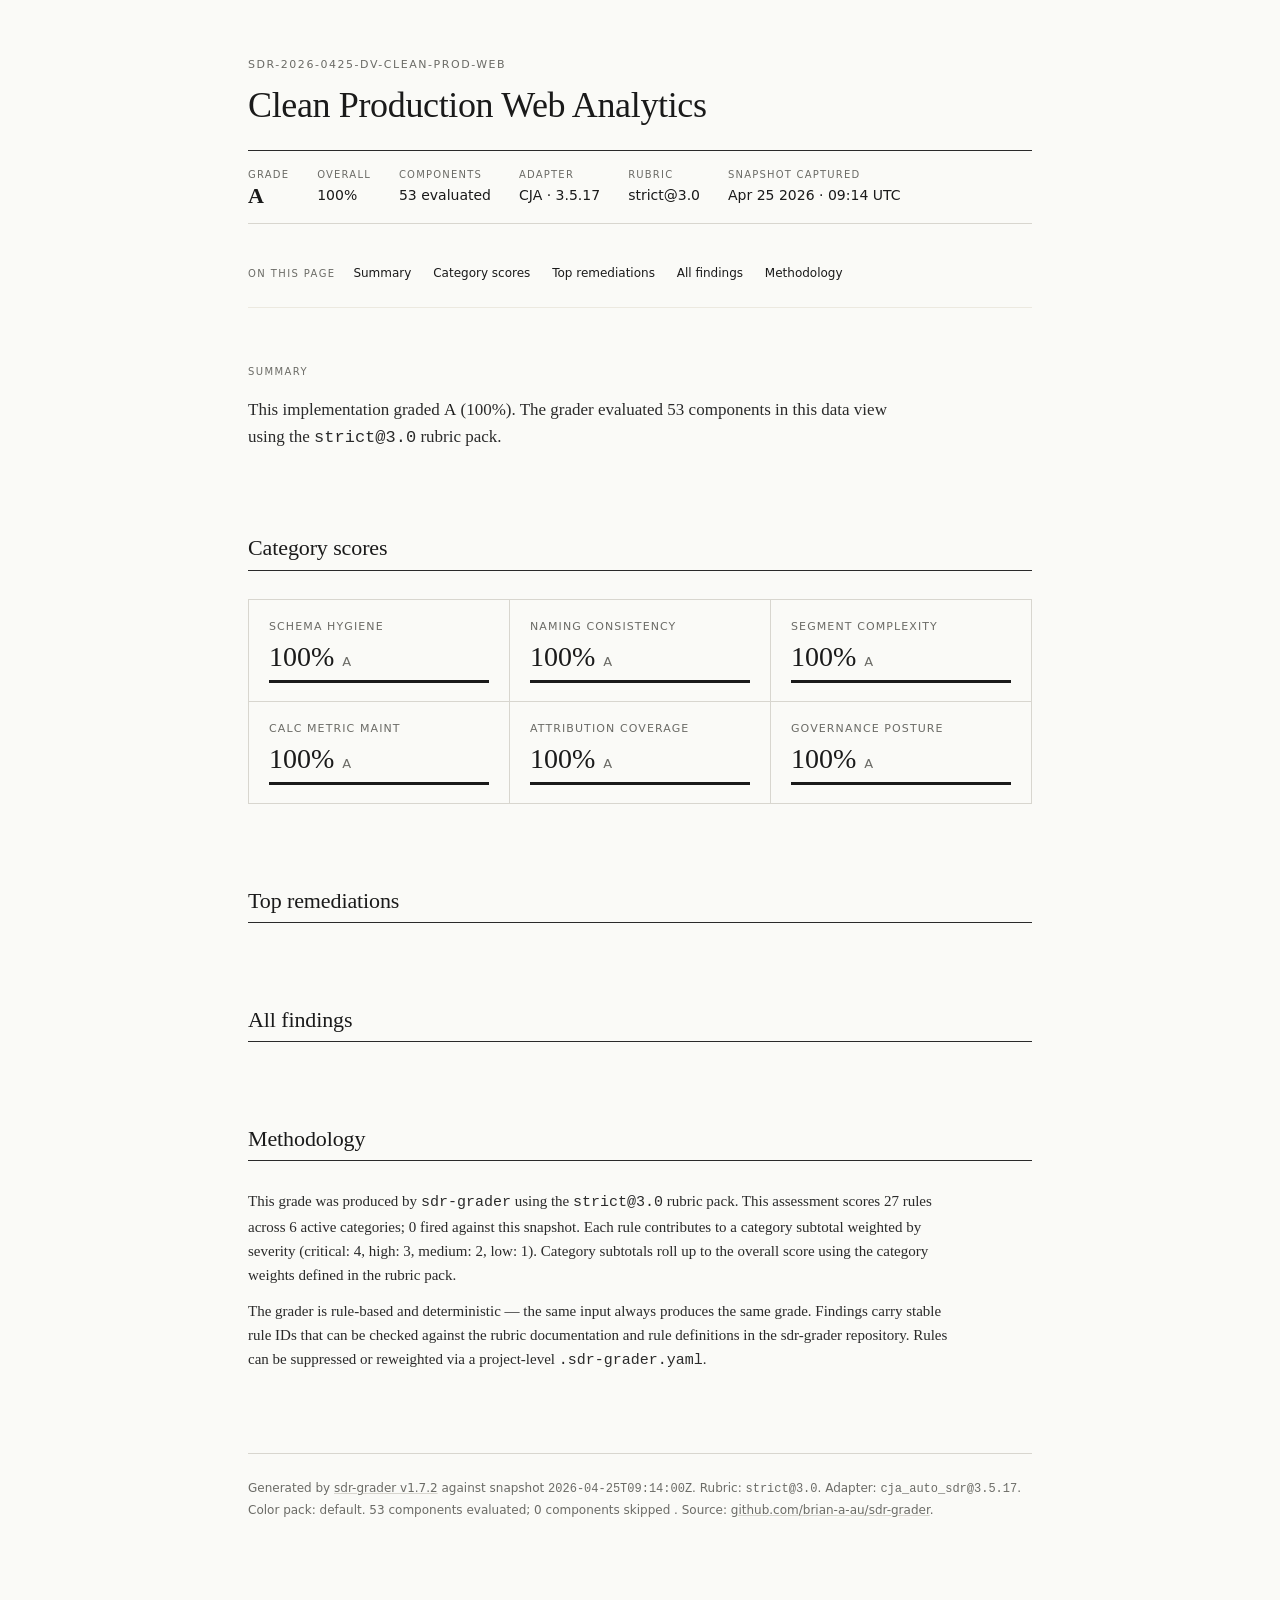
<file: examples/grade-cja-clean.html>
<!DOCTYPE html>
<html lang="en" data-color-pack="default">
<head>
<meta charset="utf-8">
<meta name="viewport" content="width=device-width, initial-scale=1">
<meta http-equiv="Content-Security-Policy" content="default-src 'none'; style-src 'unsafe-inline'; img-src 'none'; media-src 'none'; object-src 'none'; frame-src 'none'; connect-src 'none'; base-uri 'none'; form-action 'none'">
<meta name="referrer" content="no-referrer">
<title>SDR-2026-0425-DV-CLEAN-PROD-WEB — Clean Production Web Analytics</title>
<style>/* ---------- Reset & base ---------- */
*, *::before, *::after { box-sizing: border-box; }
html { -webkit-text-size-adjust: 100%; }
body {
  margin: 0;
  font-family: "Charter", "Iowan Old Style", "Source Serif Pro", Georgia, "Times New Roman", serif;
  font-size: 16px;
  line-height: 1.55;
  color: var(--sdr-text-primary);
  background: var(--sdr-surface-page);
  -webkit-font-smoothing: antialiased;
  -moz-osx-font-smoothing: grayscale;
}
.ui {
  font-family: "Söhne", "Inter", -apple-system, BlinkMacSystemFont, "Segoe UI", sans-serif;
}
.mono {
  font-family: "JetBrains Mono", "SF Mono", "Menlo", "Consolas", monospace;
}

/* ---------- Layout ---------- */
.page {
  max-width: 880px;
  margin: 0 auto;
  padding: 56px 48px 96px;
}
@media (max-width: 720px) {
  .page { padding: 32px 20px 64px; }
}

/* ---------- Eyebrow + Title ---------- */
.eyebrow {
  font-family: "Söhne", "Inter", system-ui, sans-serif;
  font-size: 11px;
  font-weight: 500;
  letter-spacing: 0.14em;
  text-transform: uppercase;
  color: var(--sdr-text-muted);
  margin-bottom: 12px;
}
h1 {
  font-family: "Charter", "Iowan Old Style", Georgia, serif;
  font-weight: 500;
  font-size: 36px;
  line-height: 1.15;
  letter-spacing: -0.01em;
  margin: 0 0 24px 0;
}

/* ---------- Metadata strip ---------- */
.meta-strip {
  display: flex;
  flex-wrap: wrap;
  gap: 28px;
  padding: 16px 0;
  border-top: 1px solid var(--sdr-report-text-secondary);
  border-bottom: 1px solid var(--sdr-border-default);
  margin-bottom: 40px;
  font-family: "Söhne", "Inter", system-ui, sans-serif;
  font-size: 13px;
}
.meta-strip .item { display: flex; flex-direction: column; gap: 2px; }
.meta-strip .label {
  font-size: 10px;
  letter-spacing: 0.12em;
  text-transform: uppercase;
  color: var(--sdr-text-muted);
  font-weight: 500;
}
.meta-strip .value { font-size: 14px; color: var(--sdr-text-primary); font-weight: 500; }
.meta-strip .grade-cell .value {
  font-family: "Charter", Georgia, serif;
  font-size: 22px;
  font-weight: 600;
  line-height: 1;
}

/* ---------- On this page ---------- */
nav.toc {
  font-family: "Söhne", "Inter", system-ui, sans-serif;
  font-size: 12px;
  color: var(--sdr-text-muted);
  margin-bottom: 56px;
  padding-bottom: 24px;
  border-bottom: 1px solid var(--sdr-surface-emphasis);
}
nav.toc .label {
  font-size: 10px;
  letter-spacing: 0.14em;
  text-transform: uppercase;
  margin-right: 14px;
  color: var(--sdr-text-muted);
}
nav.toc a {
  color: var(--sdr-text-primary);
  text-decoration: none;
  margin-right: 18px;
  border-bottom: 1px solid transparent;
  transition: border-color 0.15s;
}
nav.toc a:hover { border-bottom-color: var(--sdr-text-primary); }

/* ---------- TL;DR ---------- */
.tldr {
  font-family: "Söhne", "Inter", system-ui, sans-serif;
  font-size: 10px;
  letter-spacing: 0.14em;
  text-transform: uppercase;
  color: var(--sdr-text-muted);
  font-weight: 500;
  margin-bottom: 12px;
}
.tldr-body {
  font-size: 17px;
  line-height: 1.6;
  color: var(--sdr-report-text-secondary);
  margin-bottom: 56px;
  max-width: 640px;
}
.tldr-body strong { color: var(--sdr-text-primary); font-weight: 500; }

/* ---------- Section headings ---------- */
h2 {
  font-family: "Charter", Georgia, serif;
  font-weight: 500;
  font-size: 22px;
  letter-spacing: -0.005em;
  margin: 0 0 4px 0;
  padding-top: 24px;
}
.section-rule { height: 1px; background: var(--sdr-report-text-secondary); margin: 0 0 28px 0; }
section { margin-bottom: 56px; }

/* ---------- Category grid ---------- */
.category-grid {
  display: grid;
  grid-template-columns: repeat(auto-fit, minmax(220px, 1fr));
  gap: 1px;
  background: var(--sdr-border-default);
  border: 1px solid var(--sdr-border-default);
  margin-bottom: 8px;
}
.cat {
  background: var(--sdr-surface-page);
  padding: 18px 20px;
  font-family: "Söhne", "Inter", system-ui, sans-serif;
}
.cat .name {
  font-size: 11px;
  letter-spacing: 0.1em;
  text-transform: uppercase;
  color: var(--sdr-text-muted);
  font-weight: 500;
  margin-bottom: 8px;
}
.cat .score { display: flex; align-items: baseline; gap: 8px; margin-bottom: 8px; }
.cat .pct {
  font-family: "Charter", Georgia, serif;
  font-size: 28px;
  font-weight: 500;
  line-height: 1;
  color: var(--sdr-text-primary);
}
.cat .sub { font-size: 13px; color: var(--sdr-text-muted); font-weight: 500; }
.cat .bar { height: 3px; background: var(--sdr-surface-emphasis); position: relative; overflow: hidden; }
.cat .bar > span { display: block; height: 100%; background: var(--sdr-chart-primary); }
.cat .bar.warn > span { background: var(--sdr-report-severity-high); }
.cat .bar.crit > span { background: var(--sdr-report-severity-critical); }

/* ---------- Remediations ---------- */
ol.remediations { list-style: none; counter-reset: rem; padding: 0; margin: 0; }
ol.remediations li {
  counter-increment: rem;
  display: grid;
  grid-template-columns: 36px 1fr auto;
  gap: 16px;
  align-items: baseline;
  padding: 16px 0;
  border-bottom: 1px solid var(--sdr-surface-emphasis);
}
ol.remediations li:last-child { border-bottom: 0; }
ol.remediations li::before {
  content: counter(rem, decimal-leading-zero);
  font-family: "Söhne", "Inter", system-ui, sans-serif;
  font-size: 11px;
  color: var(--sdr-text-muted);
  letter-spacing: 0.06em;
}
ol.remediations .text { font-size: 16px; line-height: 1.5; color: var(--sdr-text-primary); }
ol.remediations .text .ref {
  font-family: "Söhne", "Inter", system-ui, sans-serif;
  font-size: 11px;
  color: var(--sdr-text-muted);
  letter-spacing: 0.04em;
  margin-left: 6px;
}
ol.remediations .priority-weight {
  font-family: "Söhne", "Inter", system-ui, sans-serif;
  font-size: 12px;
  color: var(--sdr-report-change-added);
  white-space: nowrap;
  font-weight: 500;
}

/* ---------- Findings ---------- */
.finding {
  padding: 24px 0;
  border-bottom: 1px solid var(--sdr-surface-emphasis);
  content-visibility: auto;
  /* 320px ≈ median finding height; `auto` self-corrects after first render */
  contain-intrinsic-size: auto 320px;
}
.finding:first-of-type { border-top: 1px solid var(--sdr-surface-emphasis); }
.finding-head {
  display: flex;
  flex-wrap: wrap;
  gap: 10px;
  align-items: center;
  margin-bottom: 12px;
  font-family: "Söhne", "Inter", system-ui, sans-serif;
  font-size: 12px;
  letter-spacing: 0.04em;
}
.finding-id {
  font-family: "JetBrains Mono", monospace;
  font-size: 11px;
  color: var(--sdr-text-muted);
  font-weight: 500;
}
.sev {
  font-size: 10px;
  letter-spacing: 0.12em;
  text-transform: uppercase;
  padding: 2px 7px;
  font-weight: 600;
  border: 1px solid currentColor;
}
.sev.crit { color: var(--sdr-report-severity-critical); }
.sev.high { color: var(--sdr-report-severity-high); }
.sev.med { color: var(--sdr-report-severity-medium); }
.sev.low { color: var(--sdr-report-severity-low); }
.finding-cat { color: var(--sdr-text-muted); font-size: 11px; letter-spacing: 0.06em; }
.finding-title {
  font-family: "Charter", Georgia, serif;
  font-size: 18px;
  font-weight: 500;
  line-height: 1.35;
  margin: 0 0 12px 0;
  color: var(--sdr-text-primary);
}
.finding-body { font-size: 15px; line-height: 1.6; color: var(--sdr-report-text-secondary); max-width: 640px; }
.finding-body p { margin: 0 0 12px 0; }
.finding-body p:last-child { margin-bottom: 0; }
.finding-section-label {
  font-family: "Söhne", "Inter", system-ui, sans-serif;
  font-size: 10px;
  letter-spacing: 0.14em;
  text-transform: uppercase;
  color: var(--sdr-text-muted);
  font-weight: 500;
  margin: 16px 0 6px 0;
}
.components-list {
  font-family: "JetBrains Mono", monospace;
  font-size: 13px;
  color: var(--sdr-report-text-secondary);
  line-height: 1.7;
  background: var(--sdr-report-surface-code);
  padding: 12px 16px;
  border-left: 2px solid var(--sdr-report-border-code);
  margin: 0;
  white-space: pre;
  overflow-x: auto;
}
pre.code {
  font-family: "JetBrains Mono", monospace;
  font-size: 12.5px;
  line-height: 1.55;
  background: var(--sdr-report-surface-code);
  padding: 14px 16px;
  border-left: 2px solid var(--sdr-report-border-code);
  overflow-x: auto;
  margin: 8px 0 0 0;
  color: var(--sdr-report-text-secondary);
}
.finding-actions {
  margin-top: 14px;
  font-family: "Söhne", "Inter", system-ui, sans-serif;
  font-size: 12px;
  color: var(--sdr-text-muted);
}
.finding-actions a {
  color: var(--sdr-text-muted);
  text-decoration: none;
  border-bottom: 1px solid var(--sdr-border-default);
  margin-right: 18px;
  padding-bottom: 1px;
}
.finding-actions a:hover { color: var(--sdr-text-primary); border-bottom-color: var(--sdr-text-primary); }

/* ---------- Distribution ---------- */
.dist {
  display: grid;
  grid-template-columns: 1fr 1fr;
  gap: 32px 48px;
  font-family: "Söhne", "Inter", system-ui, sans-serif;
  font-size: 13px;
}
@media (max-width: 600px) { .dist { grid-template-columns: 1fr; } }
.dist .row { display: flex; flex-direction: column; gap: 10px; }
.dist .label {
  font-size: 10px;
  letter-spacing: 0.14em;
  text-transform: uppercase;
  color: var(--sdr-text-muted);
  font-weight: 500;
}
.dist svg { display: block; }

/* ---------- Skipped ---------- */
.skipped {
  background: var(--sdr-report-surface-code);
  padding: 18px 22px;
  font-family: "Söhne", "Inter", system-ui, sans-serif;
  font-size: 13px;
  line-height: 1.6;
  color: var(--sdr-report-severity-low);
  border-left: 2px solid var(--sdr-report-border-code);
}
.skipped strong { font-weight: 500; color: var(--sdr-text-primary); }
.skipped ul { margin: 8px 0 0 0; padding-left: 18px; }
.skipped li { margin-bottom: 4px; }

/* ---------- Provenance ---------- */
.provenance {
  margin-top: 80px;
  padding-top: 24px;
  border-top: 1px solid var(--sdr-border-default);
  font-family: "Söhne", "Inter", system-ui, sans-serif;
  font-size: 12px;
  line-height: 1.7;
  color: var(--sdr-text-muted);
}
.provenance a { color: var(--sdr-text-muted); text-decoration: underline; text-decoration-color: var(--sdr-border-default); }
.provenance a:hover { color: var(--sdr-text-primary); }

/* ---------- Print ---------- */
@media print {
  body {
    color: var(--sdr-print-foreground);
    background: var(--sdr-print-background);
  }
  .page { max-width: none; padding: 0.6in; }
  .finding {
    break-inside: avoid;
    content-visibility: visible;
    border-color: var(--sdr-print-border);
  }
  .cat { break-inside: avoid; background: var(--sdr-print-background); }
  .meta-strip,
  .category-grid,
  .provenance,
  .trend-table th,
  .trend-table td { border-color: var(--sdr-print-border); }
  .category-grid { background: var(--sdr-print-border); }
  .section-rule { background: var(--sdr-print-border); }
  .sev { color: var(--sdr-print-foreground); }
  nav.toc { display: none; }
  .finding-actions { display: none; }
}

:root {
  --sdr-surface-page: #FAFAF7;
  --sdr-surface-panel: #FFFFFF;
  --sdr-surface-subtle: #F5F3EB;
  --sdr-surface-emphasis: #ECE9E0;
  --sdr-text-primary: #1A1A1A;
  --sdr-text-muted: #6B6B66;
  --sdr-text-inverse: #FFFFFF;
  --sdr-border-default: #D8D6CF;
  --sdr-border-strong: #8A8A82;
  --sdr-focus-ring: #3A5E5E;
  --sdr-accent-primary: #4A6F6F;
  --sdr-accent-secondary: #6A4F30;
  --sdr-component-metric: #2A2A2A;
  --sdr-component-dimension: #4A6F6F;
  --sdr-component-derived-field: #5E6B78;
  --sdr-component-segment: #8A6A4A;
  --sdr-component-calculated-metric: #806A00;
  --sdr-severity-critical: #8C4A3F;
  --sdr-severity-high: #9C4F10;
  --sdr-severity-medium: #806A00;
  --sdr-severity-low: #3D6B4F;
  --sdr-change-added: #3D6B4F;
  --sdr-change-modified: #806A00;
  --sdr-change-removed: #8C4A3F;
  --sdr-chart-primary: #1A1A1A;
  --sdr-chart-secondary: #4A6F6F;
  --sdr-chart-grid: #8A8A82;
  --sdr-chart-axis: #6B6B66;
  --sdr-print-foreground: #1A1A1A;
  --sdr-print-background: #FFFFFF;
  --sdr-print-border: #8A8A82;
}
:root {
  --sdr-report-text-secondary: #2A2A2A;
  --sdr-report-severity-critical: #8B2A1F;
  --sdr-report-severity-high: #9C4F10;
  --sdr-report-severity-medium: #6B6B1A;
  --sdr-report-severity-low: #4A4A4A;
  --sdr-report-change-added: #2A5934;
  --sdr-report-surface-code: #F3F1E8;
  --sdr-report-border-code: #C9C5B6;
  --sdr-report-trend-up: #355C2C;
  --sdr-report-trend-down: #8B2A1F;
  --sdr-report-trend-flat: #6B6B66;
  --sdr-report-trend-card: #F3F1EA;
  --sdr-report-chart-grid: #D8D6CF;
  --sdr-report-chart-secondary: #8A8A82;
}
</style>
</head>
<body>
<main class="page">


  <div class="eyebrow">SDR-2026-0425-DV-CLEAN-PROD-WEB</div>
  <h1>Clean Production Web Analytics</h1>


  <div class="meta-strip">
    <div class="item grade-cell">
      <span class="label">Grade</span>
      <span class="value">A</span>
    </div>
    <div class="item">
      <span class="label">Overall</span>
      <span class="value">100%</span>
    </div>
    <div class="item">
      <span class="label">Components</span>
      <span class="value">53 evaluated</span>
    </div>
    <div class="item">
      <span class="label">Adapter</span>
      <span class="value">CJA · 3.5.17</span>
    </div>
    <div class="item">
      <span class="label">Rubric</span>
      <span class="value">strict@3.0</span>
    </div>
    <div class="item">
      <span class="label">Snapshot captured</span>
      <span class="value">Apr 25 2026 · 09:14 UTC</span>
    </div>
  </div>


  <nav class="toc">
    <span class="label">On this page</span>
    <a href="#tldr">Summary</a>
    <a href="#categories">Category scores</a>
    <a href="#remediations">Top remediations</a>
    <a href="#findings">All findings</a>

    <a href="#methodology">Methodology</a>
  </nav>


  <section id="tldr">
    <div class="tldr">Summary</div>
    <p class="tldr-body">This implementation graded <strong>A</strong> (100%). The grader evaluated 53 components in this data view using the <span class="mono">strict@3.0</span> rubric pack.</p>
  </section>


  <section id="categories">
    <h2>Category scores</h2>
    <div class="section-rule"></div>

    <div class="category-grid">

      <div class="cat">
        <div class="name">schema hygiene</div>
        <div class="score">
          <span class="pct">100%</span>
          <span class="sub">A</span>
        </div>
        <div class="bar">
          <span style="width:100%"></span>
        </div>
      </div>

      <div class="cat">
        <div class="name">naming consistency</div>
        <div class="score">
          <span class="pct">100%</span>
          <span class="sub">A</span>
        </div>
        <div class="bar">
          <span style="width:100%"></span>
        </div>
      </div>

      <div class="cat">
        <div class="name">segment complexity</div>
        <div class="score">
          <span class="pct">100%</span>
          <span class="sub">A</span>
        </div>
        <div class="bar">
          <span style="width:100%"></span>
        </div>
      </div>

      <div class="cat">
        <div class="name">calc metric maint</div>
        <div class="score">
          <span class="pct">100%</span>
          <span class="sub">A</span>
        </div>
        <div class="bar">
          <span style="width:100%"></span>
        </div>
      </div>

      <div class="cat">
        <div class="name">attribution coverage</div>
        <div class="score">
          <span class="pct">100%</span>
          <span class="sub">A</span>
        </div>
        <div class="bar">
          <span style="width:100%"></span>
        </div>
      </div>

      <div class="cat">
        <div class="name">governance posture</div>
        <div class="score">
          <span class="pct">100%</span>
          <span class="sub">A</span>
        </div>
        <div class="bar">
          <span style="width:100%"></span>
        </div>
      </div>

    </div>
  </section>


  <section id="remediations">
    <h2>Top remediations</h2>
    <div class="section-rule"></div>

    <ol class="remediations">

    </ol>
  </section>


  <section id="findings">
    <h2>All findings</h2>
    <div class="section-rule"></div>


  </section>





  <section id="methodology">
    <h2>Methodology</h2>
    <div class="section-rule"></div>

    <div class="finding-body" style="max-width: 720px;">

        <p>This grade was produced by <span class="mono">sdr-grader</span> using the <span class="mono">strict@3.0</span> rubric pack. This assessment scores 27 rules across 6 active categories; 0 fired against this snapshot. Each rule contributes to a category subtotal weighted by severity (critical: 4, high: 3, medium: 2, low: 1). Category subtotals roll up to the overall score using the category weights defined in the rubric pack.</p>

        <p>The grader is rule-based and deterministic — the same input always produces the same grade. Findings carry stable rule IDs that can be checked against the rubric documentation and rule definitions in the sdr-grader repository. Rules can be suppressed or reweighted via a project-level <span class="mono">.sdr-grader.yaml</span>.</p>



    </div>
  </section>


  <div class="provenance">
    Generated by <a href="https://github.com/brian-a-au/sdr-grader">sdr-grader v1.7.2</a>
    against snapshot <span class="mono">2026-04-25T09:14:00Z</span>.
    Rubric: <span class="mono">strict@3.0</span>.
    Adapter: <span class="mono">cja_auto_sdr@3.5.17</span>.
    Color pack: default.
    53 components evaluated; 0 components skipped
    .
    Source: <a href="https://github.com/brian-a-au/sdr-grader">github.com/brian-a-au/sdr-grader</a>.
  </div>

</main>
</body>
</html>
</file>
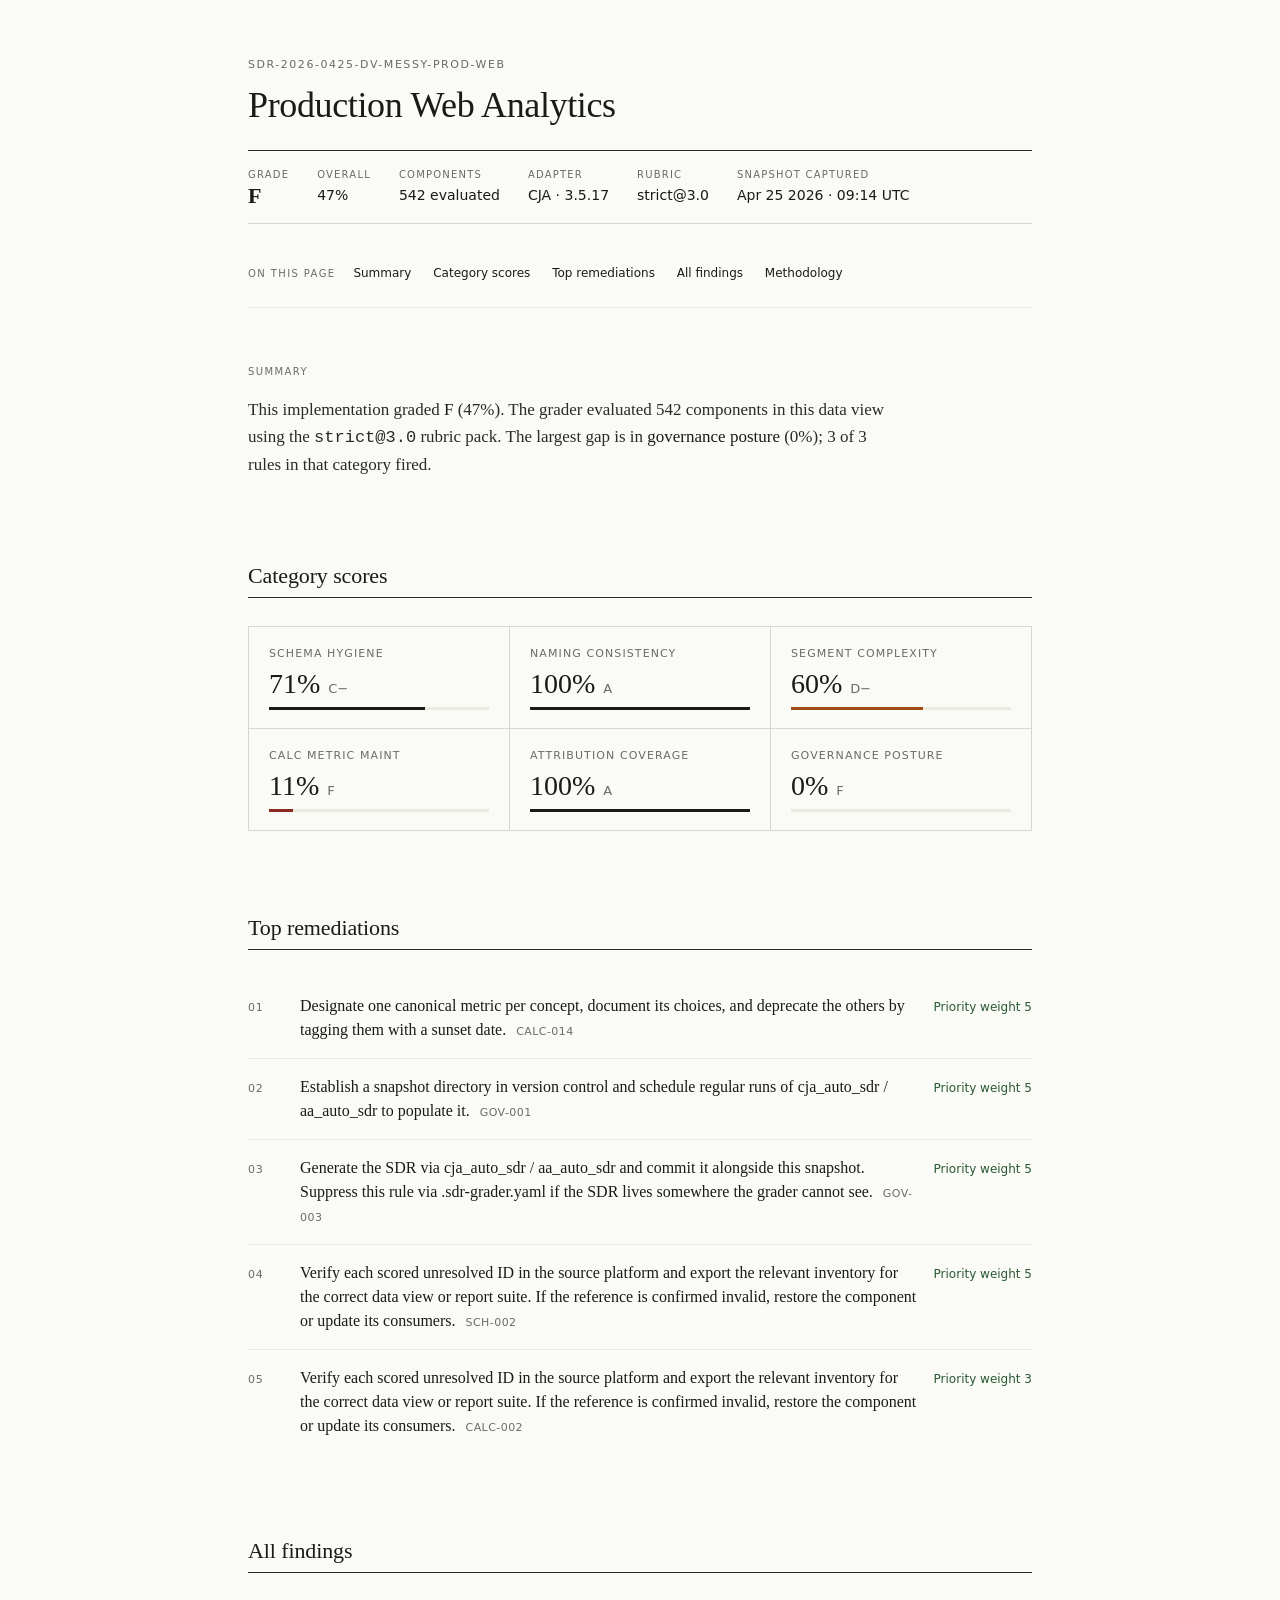
<file: examples/grade-cja-messy.html>
<!DOCTYPE html>
<html lang="en" data-color-pack="default">
<head>
<meta charset="utf-8">
<meta name="viewport" content="width=device-width, initial-scale=1">
<meta http-equiv="Content-Security-Policy" content="default-src 'none'; style-src 'unsafe-inline'; img-src 'none'; media-src 'none'; object-src 'none'; frame-src 'none'; connect-src 'none'; base-uri 'none'; form-action 'none'">
<meta name="referrer" content="no-referrer">
<title>SDR-2026-0425-DV-MESSY-PROD-WEB — Production Web Analytics</title>
<style>/* ---------- Reset & base ---------- */
*, *::before, *::after { box-sizing: border-box; }
html { -webkit-text-size-adjust: 100%; }
body {
  margin: 0;
  font-family: "Charter", "Iowan Old Style", "Source Serif Pro", Georgia, "Times New Roman", serif;
  font-size: 16px;
  line-height: 1.55;
  color: var(--sdr-text-primary);
  background: var(--sdr-surface-page);
  -webkit-font-smoothing: antialiased;
  -moz-osx-font-smoothing: grayscale;
}
.ui {
  font-family: "Söhne", "Inter", -apple-system, BlinkMacSystemFont, "Segoe UI", sans-serif;
}
.mono {
  font-family: "JetBrains Mono", "SF Mono", "Menlo", "Consolas", monospace;
}

/* ---------- Layout ---------- */
.page {
  max-width: 880px;
  margin: 0 auto;
  padding: 56px 48px 96px;
}
@media (max-width: 720px) {
  .page { padding: 32px 20px 64px; }
}

/* ---------- Eyebrow + Title ---------- */
.eyebrow {
  font-family: "Söhne", "Inter", system-ui, sans-serif;
  font-size: 11px;
  font-weight: 500;
  letter-spacing: 0.14em;
  text-transform: uppercase;
  color: var(--sdr-text-muted);
  margin-bottom: 12px;
}
h1 {
  font-family: "Charter", "Iowan Old Style", Georgia, serif;
  font-weight: 500;
  font-size: 36px;
  line-height: 1.15;
  letter-spacing: -0.01em;
  margin: 0 0 24px 0;
}

/* ---------- Metadata strip ---------- */
.meta-strip {
  display: flex;
  flex-wrap: wrap;
  gap: 28px;
  padding: 16px 0;
  border-top: 1px solid var(--sdr-report-text-secondary);
  border-bottom: 1px solid var(--sdr-border-default);
  margin-bottom: 40px;
  font-family: "Söhne", "Inter", system-ui, sans-serif;
  font-size: 13px;
}
.meta-strip .item { display: flex; flex-direction: column; gap: 2px; }
.meta-strip .label {
  font-size: 10px;
  letter-spacing: 0.12em;
  text-transform: uppercase;
  color: var(--sdr-text-muted);
  font-weight: 500;
}
.meta-strip .value { font-size: 14px; color: var(--sdr-text-primary); font-weight: 500; }
.meta-strip .grade-cell .value {
  font-family: "Charter", Georgia, serif;
  font-size: 22px;
  font-weight: 600;
  line-height: 1;
}

/* ---------- On this page ---------- */
nav.toc {
  font-family: "Söhne", "Inter", system-ui, sans-serif;
  font-size: 12px;
  color: var(--sdr-text-muted);
  margin-bottom: 56px;
  padding-bottom: 24px;
  border-bottom: 1px solid var(--sdr-surface-emphasis);
}
nav.toc .label {
  font-size: 10px;
  letter-spacing: 0.14em;
  text-transform: uppercase;
  margin-right: 14px;
  color: var(--sdr-text-muted);
}
nav.toc a {
  color: var(--sdr-text-primary);
  text-decoration: none;
  margin-right: 18px;
  border-bottom: 1px solid transparent;
  transition: border-color 0.15s;
}
nav.toc a:hover { border-bottom-color: var(--sdr-text-primary); }

/* ---------- TL;DR ---------- */
.tldr {
  font-family: "Söhne", "Inter", system-ui, sans-serif;
  font-size: 10px;
  letter-spacing: 0.14em;
  text-transform: uppercase;
  color: var(--sdr-text-muted);
  font-weight: 500;
  margin-bottom: 12px;
}
.tldr-body {
  font-size: 17px;
  line-height: 1.6;
  color: var(--sdr-report-text-secondary);
  margin-bottom: 56px;
  max-width: 640px;
}
.tldr-body strong { color: var(--sdr-text-primary); font-weight: 500; }

/* ---------- Section headings ---------- */
h2 {
  font-family: "Charter", Georgia, serif;
  font-weight: 500;
  font-size: 22px;
  letter-spacing: -0.005em;
  margin: 0 0 4px 0;
  padding-top: 24px;
}
.section-rule { height: 1px; background: var(--sdr-report-text-secondary); margin: 0 0 28px 0; }
section { margin-bottom: 56px; }

/* ---------- Category grid ---------- */
.category-grid {
  display: grid;
  grid-template-columns: repeat(auto-fit, minmax(220px, 1fr));
  gap: 1px;
  background: var(--sdr-border-default);
  border: 1px solid var(--sdr-border-default);
  margin-bottom: 8px;
}
.cat {
  background: var(--sdr-surface-page);
  padding: 18px 20px;
  font-family: "Söhne", "Inter", system-ui, sans-serif;
}
.cat .name {
  font-size: 11px;
  letter-spacing: 0.1em;
  text-transform: uppercase;
  color: var(--sdr-text-muted);
  font-weight: 500;
  margin-bottom: 8px;
}
.cat .score { display: flex; align-items: baseline; gap: 8px; margin-bottom: 8px; }
.cat .pct {
  font-family: "Charter", Georgia, serif;
  font-size: 28px;
  font-weight: 500;
  line-height: 1;
  color: var(--sdr-text-primary);
}
.cat .sub { font-size: 13px; color: var(--sdr-text-muted); font-weight: 500; }
.cat .bar { height: 3px; background: var(--sdr-surface-emphasis); position: relative; overflow: hidden; }
.cat .bar > span { display: block; height: 100%; background: var(--sdr-chart-primary); }
.cat .bar.warn > span { background: var(--sdr-report-severity-high); }
.cat .bar.crit > span { background: var(--sdr-report-severity-critical); }

/* ---------- Remediations ---------- */
ol.remediations { list-style: none; counter-reset: rem; padding: 0; margin: 0; }
ol.remediations li {
  counter-increment: rem;
  display: grid;
  grid-template-columns: 36px 1fr auto;
  gap: 16px;
  align-items: baseline;
  padding: 16px 0;
  border-bottom: 1px solid var(--sdr-surface-emphasis);
}
ol.remediations li:last-child { border-bottom: 0; }
ol.remediations li::before {
  content: counter(rem, decimal-leading-zero);
  font-family: "Söhne", "Inter", system-ui, sans-serif;
  font-size: 11px;
  color: var(--sdr-text-muted);
  letter-spacing: 0.06em;
}
ol.remediations .text { font-size: 16px; line-height: 1.5; color: var(--sdr-text-primary); }
ol.remediations .text .ref {
  font-family: "Söhne", "Inter", system-ui, sans-serif;
  font-size: 11px;
  color: var(--sdr-text-muted);
  letter-spacing: 0.04em;
  margin-left: 6px;
}
ol.remediations .priority-weight {
  font-family: "Söhne", "Inter", system-ui, sans-serif;
  font-size: 12px;
  color: var(--sdr-report-change-added);
  white-space: nowrap;
  font-weight: 500;
}

/* ---------- Findings ---------- */
.finding {
  padding: 24px 0;
  border-bottom: 1px solid var(--sdr-surface-emphasis);
  content-visibility: auto;
  /* 320px ≈ median finding height; `auto` self-corrects after first render */
  contain-intrinsic-size: auto 320px;
}
.finding:first-of-type { border-top: 1px solid var(--sdr-surface-emphasis); }
.finding-head {
  display: flex;
  flex-wrap: wrap;
  gap: 10px;
  align-items: center;
  margin-bottom: 12px;
  font-family: "Söhne", "Inter", system-ui, sans-serif;
  font-size: 12px;
  letter-spacing: 0.04em;
}
.finding-id {
  font-family: "JetBrains Mono", monospace;
  font-size: 11px;
  color: var(--sdr-text-muted);
  font-weight: 500;
}
.sev {
  font-size: 10px;
  letter-spacing: 0.12em;
  text-transform: uppercase;
  padding: 2px 7px;
  font-weight: 600;
  border: 1px solid currentColor;
}
.sev.crit { color: var(--sdr-report-severity-critical); }
.sev.high { color: var(--sdr-report-severity-high); }
.sev.med { color: var(--sdr-report-severity-medium); }
.sev.low { color: var(--sdr-report-severity-low); }
.finding-cat { color: var(--sdr-text-muted); font-size: 11px; letter-spacing: 0.06em; }
.finding-title {
  font-family: "Charter", Georgia, serif;
  font-size: 18px;
  font-weight: 500;
  line-height: 1.35;
  margin: 0 0 12px 0;
  color: var(--sdr-text-primary);
}
.finding-body { font-size: 15px; line-height: 1.6; color: var(--sdr-report-text-secondary); max-width: 640px; }
.finding-body p { margin: 0 0 12px 0; }
.finding-body p:last-child { margin-bottom: 0; }
.finding-section-label {
  font-family: "Söhne", "Inter", system-ui, sans-serif;
  font-size: 10px;
  letter-spacing: 0.14em;
  text-transform: uppercase;
  color: var(--sdr-text-muted);
  font-weight: 500;
  margin: 16px 0 6px 0;
}
.components-list {
  font-family: "JetBrains Mono", monospace;
  font-size: 13px;
  color: var(--sdr-report-text-secondary);
  line-height: 1.7;
  background: var(--sdr-report-surface-code);
  padding: 12px 16px;
  border-left: 2px solid var(--sdr-report-border-code);
  margin: 0;
  white-space: pre;
  overflow-x: auto;
}
pre.code {
  font-family: "JetBrains Mono", monospace;
  font-size: 12.5px;
  line-height: 1.55;
  background: var(--sdr-report-surface-code);
  padding: 14px 16px;
  border-left: 2px solid var(--sdr-report-border-code);
  overflow-x: auto;
  margin: 8px 0 0 0;
  color: var(--sdr-report-text-secondary);
}
.finding-actions {
  margin-top: 14px;
  font-family: "Söhne", "Inter", system-ui, sans-serif;
  font-size: 12px;
  color: var(--sdr-text-muted);
}
.finding-actions a {
  color: var(--sdr-text-muted);
  text-decoration: none;
  border-bottom: 1px solid var(--sdr-border-default);
  margin-right: 18px;
  padding-bottom: 1px;
}
.finding-actions a:hover { color: var(--sdr-text-primary); border-bottom-color: var(--sdr-text-primary); }

/* ---------- Distribution ---------- */
.dist {
  display: grid;
  grid-template-columns: 1fr 1fr;
  gap: 32px 48px;
  font-family: "Söhne", "Inter", system-ui, sans-serif;
  font-size: 13px;
}
@media (max-width: 600px) { .dist { grid-template-columns: 1fr; } }
.dist .row { display: flex; flex-direction: column; gap: 10px; }
.dist .label {
  font-size: 10px;
  letter-spacing: 0.14em;
  text-transform: uppercase;
  color: var(--sdr-text-muted);
  font-weight: 500;
}
.dist svg { display: block; }

/* ---------- Skipped ---------- */
.skipped {
  background: var(--sdr-report-surface-code);
  padding: 18px 22px;
  font-family: "Söhne", "Inter", system-ui, sans-serif;
  font-size: 13px;
  line-height: 1.6;
  color: var(--sdr-report-severity-low);
  border-left: 2px solid var(--sdr-report-border-code);
}
.skipped strong { font-weight: 500; color: var(--sdr-text-primary); }
.skipped ul { margin: 8px 0 0 0; padding-left: 18px; }
.skipped li { margin-bottom: 4px; }

/* ---------- Provenance ---------- */
.provenance {
  margin-top: 80px;
  padding-top: 24px;
  border-top: 1px solid var(--sdr-border-default);
  font-family: "Söhne", "Inter", system-ui, sans-serif;
  font-size: 12px;
  line-height: 1.7;
  color: var(--sdr-text-muted);
}
.provenance a { color: var(--sdr-text-muted); text-decoration: underline; text-decoration-color: var(--sdr-border-default); }
.provenance a:hover { color: var(--sdr-text-primary); }

/* ---------- Print ---------- */
@media print {
  body {
    color: var(--sdr-print-foreground);
    background: var(--sdr-print-background);
  }
  .page { max-width: none; padding: 0.6in; }
  .finding {
    break-inside: avoid;
    content-visibility: visible;
    border-color: var(--sdr-print-border);
  }
  .cat { break-inside: avoid; background: var(--sdr-print-background); }
  .meta-strip,
  .category-grid,
  .provenance,
  .trend-table th,
  .trend-table td { border-color: var(--sdr-print-border); }
  .category-grid { background: var(--sdr-print-border); }
  .section-rule { background: var(--sdr-print-border); }
  .sev { color: var(--sdr-print-foreground); }
  nav.toc { display: none; }
  .finding-actions { display: none; }
}

:root {
  --sdr-surface-page: #FAFAF7;
  --sdr-surface-panel: #FFFFFF;
  --sdr-surface-subtle: #F5F3EB;
  --sdr-surface-emphasis: #ECE9E0;
  --sdr-text-primary: #1A1A1A;
  --sdr-text-muted: #6B6B66;
  --sdr-text-inverse: #FFFFFF;
  --sdr-border-default: #D8D6CF;
  --sdr-border-strong: #8A8A82;
  --sdr-focus-ring: #3A5E5E;
  --sdr-accent-primary: #4A6F6F;
  --sdr-accent-secondary: #6A4F30;
  --sdr-component-metric: #2A2A2A;
  --sdr-component-dimension: #4A6F6F;
  --sdr-component-derived-field: #5E6B78;
  --sdr-component-segment: #8A6A4A;
  --sdr-component-calculated-metric: #806A00;
  --sdr-severity-critical: #8C4A3F;
  --sdr-severity-high: #9C4F10;
  --sdr-severity-medium: #806A00;
  --sdr-severity-low: #3D6B4F;
  --sdr-change-added: #3D6B4F;
  --sdr-change-modified: #806A00;
  --sdr-change-removed: #8C4A3F;
  --sdr-chart-primary: #1A1A1A;
  --sdr-chart-secondary: #4A6F6F;
  --sdr-chart-grid: #8A8A82;
  --sdr-chart-axis: #6B6B66;
  --sdr-print-foreground: #1A1A1A;
  --sdr-print-background: #FFFFFF;
  --sdr-print-border: #8A8A82;
}
:root {
  --sdr-report-text-secondary: #2A2A2A;
  --sdr-report-severity-critical: #8B2A1F;
  --sdr-report-severity-high: #9C4F10;
  --sdr-report-severity-medium: #6B6B1A;
  --sdr-report-severity-low: #4A4A4A;
  --sdr-report-change-added: #2A5934;
  --sdr-report-surface-code: #F3F1E8;
  --sdr-report-border-code: #C9C5B6;
  --sdr-report-trend-up: #355C2C;
  --sdr-report-trend-down: #8B2A1F;
  --sdr-report-trend-flat: #6B6B66;
  --sdr-report-trend-card: #F3F1EA;
  --sdr-report-chart-grid: #D8D6CF;
  --sdr-report-chart-secondary: #8A8A82;
}
</style>
</head>
<body>
<main class="page">


  <div class="eyebrow">SDR-2026-0425-DV-MESSY-PROD-WEB</div>
  <h1>Production Web Analytics</h1>


  <div class="meta-strip">
    <div class="item grade-cell">
      <span class="label">Grade</span>
      <span class="value">F</span>
    </div>
    <div class="item">
      <span class="label">Overall</span>
      <span class="value">47%</span>
    </div>
    <div class="item">
      <span class="label">Components</span>
      <span class="value">542 evaluated</span>
    </div>
    <div class="item">
      <span class="label">Adapter</span>
      <span class="value">CJA · 3.5.17</span>
    </div>
    <div class="item">
      <span class="label">Rubric</span>
      <span class="value">strict@3.0</span>
    </div>
    <div class="item">
      <span class="label">Snapshot captured</span>
      <span class="value">Apr 25 2026 · 09:14 UTC</span>
    </div>
  </div>


  <nav class="toc">
    <span class="label">On this page</span>
    <a href="#tldr">Summary</a>
    <a href="#categories">Category scores</a>
    <a href="#remediations">Top remediations</a>
    <a href="#findings">All findings</a>

    <a href="#methodology">Methodology</a>
  </nav>


  <section id="tldr">
    <div class="tldr">Summary</div>
    <p class="tldr-body">This implementation graded <strong>F</strong> (47%). The grader evaluated 542 components in this data view using the <span class="mono">strict@3.0</span> rubric pack. The largest gap is in <strong>governance posture</strong> (0%); 3 of 3 rules in that category fired.</p>
  </section>


  <section id="categories">
    <h2>Category scores</h2>
    <div class="section-rule"></div>

    <div class="category-grid">

      <div class="cat">
        <div class="name">schema hygiene</div>
        <div class="score">
          <span class="pct">71%</span>
          <span class="sub">C−</span>
        </div>
        <div class="bar">
          <span style="width:71%"></span>
        </div>
      </div>

      <div class="cat">
        <div class="name">naming consistency</div>
        <div class="score">
          <span class="pct">100%</span>
          <span class="sub">A</span>
        </div>
        <div class="bar">
          <span style="width:100%"></span>
        </div>
      </div>

      <div class="cat">
        <div class="name">segment complexity</div>
        <div class="score">
          <span class="pct">60%</span>
          <span class="sub">D−</span>
        </div>
        <div class="bar warn">
          <span style="width:60%"></span>
        </div>
      </div>

      <div class="cat">
        <div class="name">calc metric maint</div>
        <div class="score">
          <span class="pct">11%</span>
          <span class="sub">F</span>
        </div>
        <div class="bar crit">
          <span style="width:11%"></span>
        </div>
      </div>

      <div class="cat">
        <div class="name">attribution coverage</div>
        <div class="score">
          <span class="pct">100%</span>
          <span class="sub">A</span>
        </div>
        <div class="bar">
          <span style="width:100%"></span>
        </div>
      </div>

      <div class="cat">
        <div class="name">governance posture</div>
        <div class="score">
          <span class="pct">0%</span>
          <span class="sub">F</span>
        </div>
        <div class="bar crit">
          <span style="width:0%"></span>
        </div>
      </div>

    </div>
  </section>


  <section id="remediations">
    <h2>Top remediations</h2>
    <div class="section-rule"></div>

    <ol class="remediations">

      <li>
        <span class="text">
          Designate one canonical metric per concept, document its choices, and deprecate the others by tagging them with a sunset date.
          <span class="ref">CALC-014</span>
        </span>
        <span class="priority-weight">Priority weight 5</span>
      </li>

      <li>
        <span class="text">
          Establish a snapshot directory in version control and schedule regular runs of cja_auto_sdr / aa_auto_sdr to populate it.
          <span class="ref">GOV-001</span>
        </span>
        <span class="priority-weight">Priority weight 5</span>
      </li>

      <li>
        <span class="text">
          Generate the SDR via cja_auto_sdr / aa_auto_sdr and commit it alongside this snapshot. Suppress this rule via .sdr-grader.yaml if the SDR lives somewhere the grader cannot see.
          <span class="ref">GOV-003</span>
        </span>
        <span class="priority-weight">Priority weight 5</span>
      </li>

      <li>
        <span class="text">
          Verify each scored unresolved ID in the source platform and export the relevant inventory for the correct data view or report suite. If the reference is confirmed invalid, restore the component or update its consumers.
          <span class="ref">SCH-002</span>
        </span>
        <span class="priority-weight">Priority weight 5</span>
      </li>

      <li>
        <span class="text">
          Verify each scored unresolved ID in the source platform and export the relevant inventory for the correct data view or report suite. If the reference is confirmed invalid, restore the component or update its consumers.
          <span class="ref">CALC-002</span>
        </span>
        <span class="priority-weight">Priority weight 3</span>
      </li>

    </ol>
  </section>


  <section id="findings">
    <h2>All findings</h2>
    <div class="section-rule"></div>


    <article class="finding" id="finding-calc-014">
      <div class="finding-head">
        <span class="finding-id">CALC-014</span>
        <span class="sev high">High</span>
        <span class="finding-cat">calc metric maint</span>
      </div>
      <h3 class="finding-title">1 near-duplicate calculated metric group</h3>
      <div class="finding-body">


            <p>1 group of calculated metrics have references overlapping at or above the Jaccard similarity threshold (0.85). Near-duplicates produce subtly different numbers in different reports.</p>



            <div class="finding-section-label">Affected components (1)</div>
<pre class="components-list">calculatedMetrics/cm_rev_per_visit_final, calculatedMetrics/cm_rev_per_visit_v2, calculatedMetrics/cm_rev_visit_linear, calculatedMetrics/cm_revenue_per_visit, calculatedMetrics/cm_revenue_visit_corrected, calculatedMetrics/cm_revpv_lasttouch, calculatedMetrics/cm_rpv_marketing
</pre>



            <div class="finding-section-label">How to remediate</div>
            <p>Designate one canonical metric per concept, document its choices, and deprecate the others by tagging them with a sunset date.</p>


      </div>

    </article>

    <article class="finding" id="finding-gov-001">
      <div class="finding-head">
        <span class="finding-id">GOV-001</span>
        <span class="sev high">High</span>
        <span class="finding-cat">governance posture</span>
      </div>
      <h3 class="finding-title">No snapshot history detected for this data view</h3>
      <div class="finding-body">


            <p>No prior snapshots of this implementation were detected alongside the input. Without snapshot history, configuration changes cannot be diffed, drift cannot be detected, and audit trails are unavailable for compliance review.</p>



            <div class="finding-section-label">How to remediate</div>
            <p>Establish a snapshot directory in version control and schedule regular runs of cja_auto_sdr / aa_auto_sdr to populate it.</p>


      </div>

    </article>

    <article class="finding" id="finding-gov-003">
      <div class="finding-head">
        <span class="finding-id">GOV-003</span>
        <span class="sev high">High</span>
        <span class="finding-cat">governance posture</span>
      </div>
      <h3 class="finding-title">No SDR documentation detected</h3>
      <div class="finding-body">


            <p>No Solution Design Reference (SDR) document was supplied alongside this snapshot. Without an SDR, definitions live only in the platform UI, which makes peer review and onboarding harder and obscures the “why” behind component choices.</p>



            <div class="finding-section-label">How to remediate</div>
            <p>Generate the SDR via cja_auto_sdr / aa_auto_sdr and commit it alongside this snapshot. Suppress this rule via .sdr-grader.yaml if the SDR lives somewhere the grader cannot see.</p>


      </div>

    </article>

    <article class="finding" id="finding-sch-002">
      <div class="finding-head">
        <span class="finding-id">SCH-002</span>
        <span class="sev high">High</span>
        <span class="finding-cat">schema hygiene</span>
      </div>
      <h3 class="finding-title">42 unresolved references</h3>
      <div class="finding-body">


            <p>42 references are unresolved — segments or calculated metrics point at IDs not found in this snapshot. This does not prove the live implementation is broken: the export may omit components or inventories. Verify the reference in the source platform and re-export the relevant inventory before changing it.</p>



            <div class="finding-section-label">Affected components (42)</div>
<pre class="components-list">calc_metric calculatedMetrics/cm_revenue_per_visit -&gt; missing metrics/revenue
calc_metric calculatedMetrics/cm_rev_per_visit_v2 -&gt; missing metrics/revenue
calc_metric calculatedMetrics/cm_revpv_lasttouch -&gt; missing metrics/revenue
calc_metric calculatedMetrics/cm_rev_visit_linear -&gt; missing metrics/revenue
calc_metric calculatedMetrics/cm_revenue_visit_corrected -&gt; missing metrics/revenue
calc_metric calculatedMetrics/cm_rpv_marketing -&gt; missing metrics/revenue
calc_metric calculatedMetrics/cm_rev_per_visit_final -&gt; missing metrics/revenue
calc_metric calculatedMetrics/cm_orders_per_visit -&gt; missing metrics/orders
calc_metric calculatedMetrics/cm_avg_order_value -&gt; missing metrics/orders
calc_metric calculatedMetrics/cm_avg_order_value -&gt; missing metrics/revenue
calc_metric calculatedMetrics/cm_bounce_rate_filtered -&gt; missing metrics/bounces
calc_metric calculatedMetrics/cm_engagement_rate -&gt; missing metrics/engaged
calc_metric calculatedMetrics/cm_signup_conversion -&gt; missing metrics/signups
calc_metric calculatedMetrics/cm_paid_ratio -&gt; missing metrics/paid_visits
calc_metric calculatedMetrics/cm_organic_share -&gt; missing metrics/organic
calc_metric calculatedMetrics/cm_repeat_buyer_rate -&gt; missing metrics/buyers
calc_metric calculatedMetrics/cm_repeat_buyer_rate -&gt; missing metrics/repeat
calc_metric calculatedMetrics/cm_cart_to_order -&gt; missing metrics/carts
calc_metric calculatedMetrics/cm_cart_to_order -&gt; missing metrics/orders
calc_metric calculatedMetrics/cm_search_to_view -&gt; missing metrics/searches
calc_metric calculatedMetrics/cm_search_to_view -&gt; missing metrics/views
calc_metric calculatedMetrics/cm_video_completion -&gt; missing metrics/completes
calc_metric calculatedMetrics/cm_video_completion -&gt; missing metrics/starts
calc_metric calculatedMetrics/cm_email_ctr -&gt; missing metrics/clicks
calc_metric calculatedMetrics/cm_email_ctr -&gt; missing metrics/sends
calc_metric calculatedMetrics/cm_form_submit_rate -&gt; missing metrics/form_views
calc_metric calculatedMetrics/cm_form_submit_rate -&gt; missing metrics/submits
calc_metric calculatedMetrics/cm_promo_redemption -&gt; missing metrics/impressions
calc_metric calculatedMetrics/cm_promo_redemption -&gt; missing metrics/redeems
calc_metric calculatedMetrics/cm_help_resolution -&gt; missing metrics/resolved
calc_metric calculatedMetrics/cm_help_resolution -&gt; missing metrics/tickets
calc_metric calculatedMetrics/cm_pages_per_visit -&gt; missing metrics/pageviews
calc_metric calculatedMetrics/cm_active_user_rate -&gt; missing metrics/active
calc_metric calculatedMetrics/cm_active_user_rate -&gt; missing metrics/users
calc_metric calculatedMetrics/cm_returning_share -&gt; missing metrics/returning
calc_metric calculatedMetrics/cm_returning_share -&gt; missing metrics/users
calc_metric calculatedMetrics/cm_revenue_b2b -&gt; missing metrics/revenue_b2b
calc_metric calculatedMetrics/cm_loyalty_revenue -&gt; missing metrics/loyalty_rev
calc_metric calculatedMetrics/cm_loyalty_revenue -&gt; missing metrics/members
calc_metric calculatedMetrics/cm_apac_share -&gt; missing metrics/apac_visits
calc_metric calculatedMetrics/cm_emea_share -&gt; missing metrics/emea_visits
calc_metric calculatedMetrics/cm_amer_share -&gt; missing metrics/amer_visits
</pre>



            <div class="finding-section-label">How to remediate</div>
            <p>Verify each scored unresolved ID in the source platform and export the relevant inventory for the correct data view or report suite. If the reference is confirmed invalid, restore the component or update its consumers.</p>


      </div>

    </article>

    <article class="finding" id="finding-calc-002">
      <div class="finding-head">
        <span class="finding-id">CALC-002</span>
        <span class="sev med">Medium</span>
        <span class="finding-cat">calc metric maint</span>
      </div>
      <h3 class="finding-title">42 unresolved calculated metric references</h3>
      <div class="finding-body">


            <p>42 calculated metric references are unresolved — the formula points at components, segments, or other calculated metrics not found in this snapshot. This does not prove the live implementation is broken: the export may omit components or inventories. Verify the reference in the source platform and re-export the relevant inventory before changing it.</p>



            <div class="finding-section-label">Affected components (42)</div>
<pre class="components-list">calculatedMetrics/cm_revenue_per_visit -&gt; metrics/revenue
calculatedMetrics/cm_rev_per_visit_v2 -&gt; metrics/revenue
calculatedMetrics/cm_revpv_lasttouch -&gt; metrics/revenue
calculatedMetrics/cm_rev_visit_linear -&gt; metrics/revenue
calculatedMetrics/cm_revenue_visit_corrected -&gt; metrics/revenue
calculatedMetrics/cm_rpv_marketing -&gt; metrics/revenue
calculatedMetrics/cm_rev_per_visit_final -&gt; metrics/revenue
calculatedMetrics/cm_orders_per_visit -&gt; metrics/orders
calculatedMetrics/cm_avg_order_value -&gt; metrics/orders
calculatedMetrics/cm_avg_order_value -&gt; metrics/revenue
calculatedMetrics/cm_bounce_rate_filtered -&gt; metrics/bounces
calculatedMetrics/cm_engagement_rate -&gt; metrics/engaged
calculatedMetrics/cm_signup_conversion -&gt; metrics/signups
calculatedMetrics/cm_paid_ratio -&gt; metrics/paid_visits
calculatedMetrics/cm_organic_share -&gt; metrics/organic
calculatedMetrics/cm_repeat_buyer_rate -&gt; metrics/buyers
calculatedMetrics/cm_repeat_buyer_rate -&gt; metrics/repeat
calculatedMetrics/cm_cart_to_order -&gt; metrics/carts
calculatedMetrics/cm_cart_to_order -&gt; metrics/orders
calculatedMetrics/cm_search_to_view -&gt; metrics/searches
calculatedMetrics/cm_search_to_view -&gt; metrics/views
calculatedMetrics/cm_video_completion -&gt; metrics/completes
calculatedMetrics/cm_video_completion -&gt; metrics/starts
calculatedMetrics/cm_email_ctr -&gt; metrics/clicks
calculatedMetrics/cm_email_ctr -&gt; metrics/sends
calculatedMetrics/cm_form_submit_rate -&gt; metrics/form_views
calculatedMetrics/cm_form_submit_rate -&gt; metrics/submits
calculatedMetrics/cm_promo_redemption -&gt; metrics/impressions
calculatedMetrics/cm_promo_redemption -&gt; metrics/redeems
calculatedMetrics/cm_help_resolution -&gt; metrics/resolved
calculatedMetrics/cm_help_resolution -&gt; metrics/tickets
calculatedMetrics/cm_pages_per_visit -&gt; metrics/pageviews
calculatedMetrics/cm_active_user_rate -&gt; metrics/active
calculatedMetrics/cm_active_user_rate -&gt; metrics/users
calculatedMetrics/cm_returning_share -&gt; metrics/returning
calculatedMetrics/cm_returning_share -&gt; metrics/users
calculatedMetrics/cm_revenue_b2b -&gt; metrics/revenue_b2b
calculatedMetrics/cm_loyalty_revenue -&gt; metrics/loyalty_rev
calculatedMetrics/cm_loyalty_revenue -&gt; metrics/members
calculatedMetrics/cm_apac_share -&gt; metrics/apac_visits
calculatedMetrics/cm_emea_share -&gt; metrics/emea_visits
calculatedMetrics/cm_amer_share -&gt; metrics/amer_visits
</pre>



            <div class="finding-section-label">How to remediate</div>
            <p>Verify each scored unresolved ID in the source platform and export the relevant inventory for the correct data view or report suite. If the reference is confirmed invalid, restore the component or update its consumers.</p>


      </div>

    </article>

    <article class="finding" id="finding-calc-015">
      <div class="finding-head">
        <span class="finding-id">CALC-015</span>
        <span class="sev med">Medium</span>
        <span class="finding-cat">calc metric maint</span>
      </div>
      <h3 class="finding-title">1 repeated formula text</h3>
      <div class="finding-body">


            <p>1 formula text appears verbatim on more than one calculated metric. Identical formulas are a red flag for accidental copy-paste rather than intentional duplication.</p>



            <div class="finding-section-label">Affected components (1)</div>
<pre class="components-list">&#39;Revenue / Visits&#39;: calculatedMetrics/cm_rev_per_visit_final, calculatedMetrics/cm_rev_per_visit_v2, calculatedMetrics/cm_rev_visit_linear, calculatedMetrics/cm_revenue_per_visit, calculatedMetrics/cm_revenue_visit_corrected, calculatedMetrics/cm_revpv_lasttouch, calculatedMetrics/cm_rpv_marketing
</pre>



            <div class="finding-section-label">How to remediate</div>
            <p>Pick one canonical metric, redirect consumers, and archive the duplicates.</p>


      </div>

    </article>

    <article class="finding" id="finding-sch-003">
      <div class="finding-head">
        <span class="finding-id">SCH-003</span>
        <span class="sev med">Medium</span>
        <span class="finding-cat">schema hygiene</span>
      </div>
      <h3 class="finding-title">120 components lack descriptions</h3>
      <div class="finding-body">


            <p>120 dimensions in this data view have empty <span class="mono">description</span> fields. Descriptions are the primary way new analysts and AI agents understand what a component measures; missing descriptions force readers to infer intent from names alone, which is frequently wrong.</p>



            <div class="finding-section-label">Distribution</div>
            <p>Dimensions: 120 of 203 missing (59%). The rubric threshold is 56%.</p>



            <div class="finding-section-label">How to remediate</div>
            <p>Generate the list of components missing descriptions via the data view API and populate them. Establish a CI check that fails new components added without descriptions.</p>


      </div>

    </article>

    <article class="finding" id="finding-seg-002">
      <div class="finding-head">
        <span class="finding-id">SEG-002</span>
        <span class="sev med">Medium</span>
        <span class="finding-cat">segment complexity</span>
      </div>
      <h3 class="finding-title">3 segments mix container types</h3>
      <div class="finding-body">


            <p>3 segments mix container types (event / session / person) within a single definition. Mixed containers obscure intent and produce surprising population differences from segments that look superficially similar.</p>



            <div class="finding-section-label">Affected components (3)</div>
<pre class="components-list">segments/seg_qualified_lead_v3  containers: event, session, person  depth: 8
segments/seg_high_intent_returning  containers: session, event  depth: 6
segments/seg_b2b_account_engaged  containers: event, session  depth: 6
</pre>



            <div class="finding-section-label">How to remediate</div>
            <p>Decompose the segment into composed sub-segments, one per container level, and combine them at the surface segment.</p>


      </div>

    </article>

    <article class="finding" id="finding-seg-007">
      <div class="finding-head">
        <span class="finding-id">SEG-007</span>
        <span class="sev med">Medium</span>
        <span class="finding-cat">segment complexity</span>
      </div>
      <h3 class="finding-title">3 segments exceed nesting threshold</h3>
      <div class="finding-body">


            <p>3 segments exceed the nesting depth threshold of 5. Deep nesting makes intent illegible — small definitional changes have unpredictable population effects.</p>



            <div class="finding-section-label">Affected components (3)</div>
<pre class="components-list">segments/seg_qualified_lead_v3  depth: 8  containers: event, session, person
segments/seg_high_intent_returning  depth: 6  containers: session, event
segments/seg_b2b_account_engaged  depth: 6  containers: event, session
</pre>



            <div class="finding-section-label">How to remediate</div>
            <p>Decompose the segment into composed sub-segments named for what each layer captures.</p>


      </div>

    </article>

    <article class="finding" id="finding-calc-003">
      <div class="finding-head">
        <span class="finding-id">CALC-003</span>
        <span class="sev low">Low</span>
        <span class="finding-cat">calc metric maint</span>
      </div>
      <h3 class="finding-title">30 high-complexity calc metrics</h3>
      <div class="finding-body">


            <p>30 calculated metrics have a complexity score above the rubric threshold of 22. High-complexity formulas are hard to review and easy to miscalibrate.</p>



            <div class="finding-section-label">Affected components (30)</div>
<pre class="components-list">calculatedMetrics/cm_amer_share  complexity=47
calculatedMetrics/cm_emea_share  complexity=46
calculatedMetrics/cm_apac_share  complexity=45
calculatedMetrics/cm_loyalty_revenue  complexity=44
calculatedMetrics/cm_revenue_b2b  complexity=43
calculatedMetrics/cm_revenue_per_visit  complexity=42
calculatedMetrics/cm_rev_per_visit_v2  complexity=42
calculatedMetrics/cm_revpv_lasttouch  complexity=42
calculatedMetrics/cm_rev_visit_linear  complexity=42
calculatedMetrics/cm_revenue_visit_corrected  complexity=42
calculatedMetrics/cm_rpv_marketing  complexity=42
calculatedMetrics/cm_rev_per_visit_final  complexity=42
calculatedMetrics/cm_returning_share  complexity=42
calculatedMetrics/cm_active_user_rate  complexity=41
calculatedMetrics/cm_pages_per_visit  complexity=40
calculatedMetrics/cm_help_resolution  complexity=39
calculatedMetrics/cm_promo_redemption  complexity=38
calculatedMetrics/cm_form_submit_rate  complexity=37
calculatedMetrics/cm_email_ctr  complexity=36
calculatedMetrics/cm_video_completion  complexity=35
calculatedMetrics/cm_search_to_view  complexity=34
calculatedMetrics/cm_cart_to_order  complexity=33
calculatedMetrics/cm_repeat_buyer_rate  complexity=32
calculatedMetrics/cm_organic_share  complexity=31
calculatedMetrics/cm_paid_ratio  complexity=30
calculatedMetrics/cm_signup_conversion  complexity=29
calculatedMetrics/cm_engagement_rate  complexity=28
calculatedMetrics/cm_bounce_rate_filtered  complexity=27
calculatedMetrics/cm_avg_order_value  complexity=26
calculatedMetrics/cm_orders_per_visit  complexity=25
</pre>



            <div class="finding-section-label">How to remediate</div>
            <p>Decompose the metric into intermediate calculated metrics whose names describe what each step measures.</p>


      </div>

    </article>

    <article class="finding" id="finding-gov-005">
      <div class="finding-head">
        <span class="finding-id">GOV-005</span>
        <span class="sev low">Low</span>
        <span class="finding-cat">governance posture</span>
      </div>
      <h3 class="finding-title">402 components lack tags</h3>
      <div class="finding-body">


            <p>402 of 487 components (83%) have no tags. Tags are the cheapest way to keep schema browsing tractable as the data view grows; without them, finding components by purpose requires reading every name.</p>



            <div class="finding-section-label">How to remediate</div>
            <p>Adopt a small, documented tag taxonomy and apply it via the platform API.</p>


      </div>

    </article>

  </section>





  <section id="methodology">
    <h2>Methodology</h2>
    <div class="section-rule"></div>

    <div class="finding-body" style="max-width: 720px;">

        <p>This grade was produced by <span class="mono">sdr-grader</span> using the <span class="mono">strict@3.0</span> rubric pack. This assessment scores 27 rules across 6 active categories; 11 fired against this snapshot. Each rule contributes to a category subtotal weighted by severity (critical: 4, high: 3, medium: 2, low: 1). Category subtotals roll up to the overall score using the category weights defined in the rubric pack.</p>

        <p>The grader is rule-based and deterministic — the same input always produces the same grade. Findings carry stable rule IDs that can be checked against the rubric documentation and rule definitions in the sdr-grader repository. Rules can be suppressed or reweighted via a project-level <span class="mono">.sdr-grader.yaml</span>.</p>



    </div>
  </section>


  <div class="provenance">
    Generated by <a href="https://github.com/brian-a-au/sdr-grader">sdr-grader v1.7.2</a>
    against snapshot <span class="mono">2026-04-25T09:14:00Z</span>.
    Rubric: <span class="mono">strict@3.0</span>.
    Adapter: <span class="mono">cja_auto_sdr@3.5.17</span>.
    Color pack: default.
    542 components evaluated; 0 components skipped
    .
    Source: <a href="https://github.com/brian-a-au/sdr-grader">github.com/brian-a-au/sdr-grader</a>.
  </div>

</main>
</body>
</html>
</file>
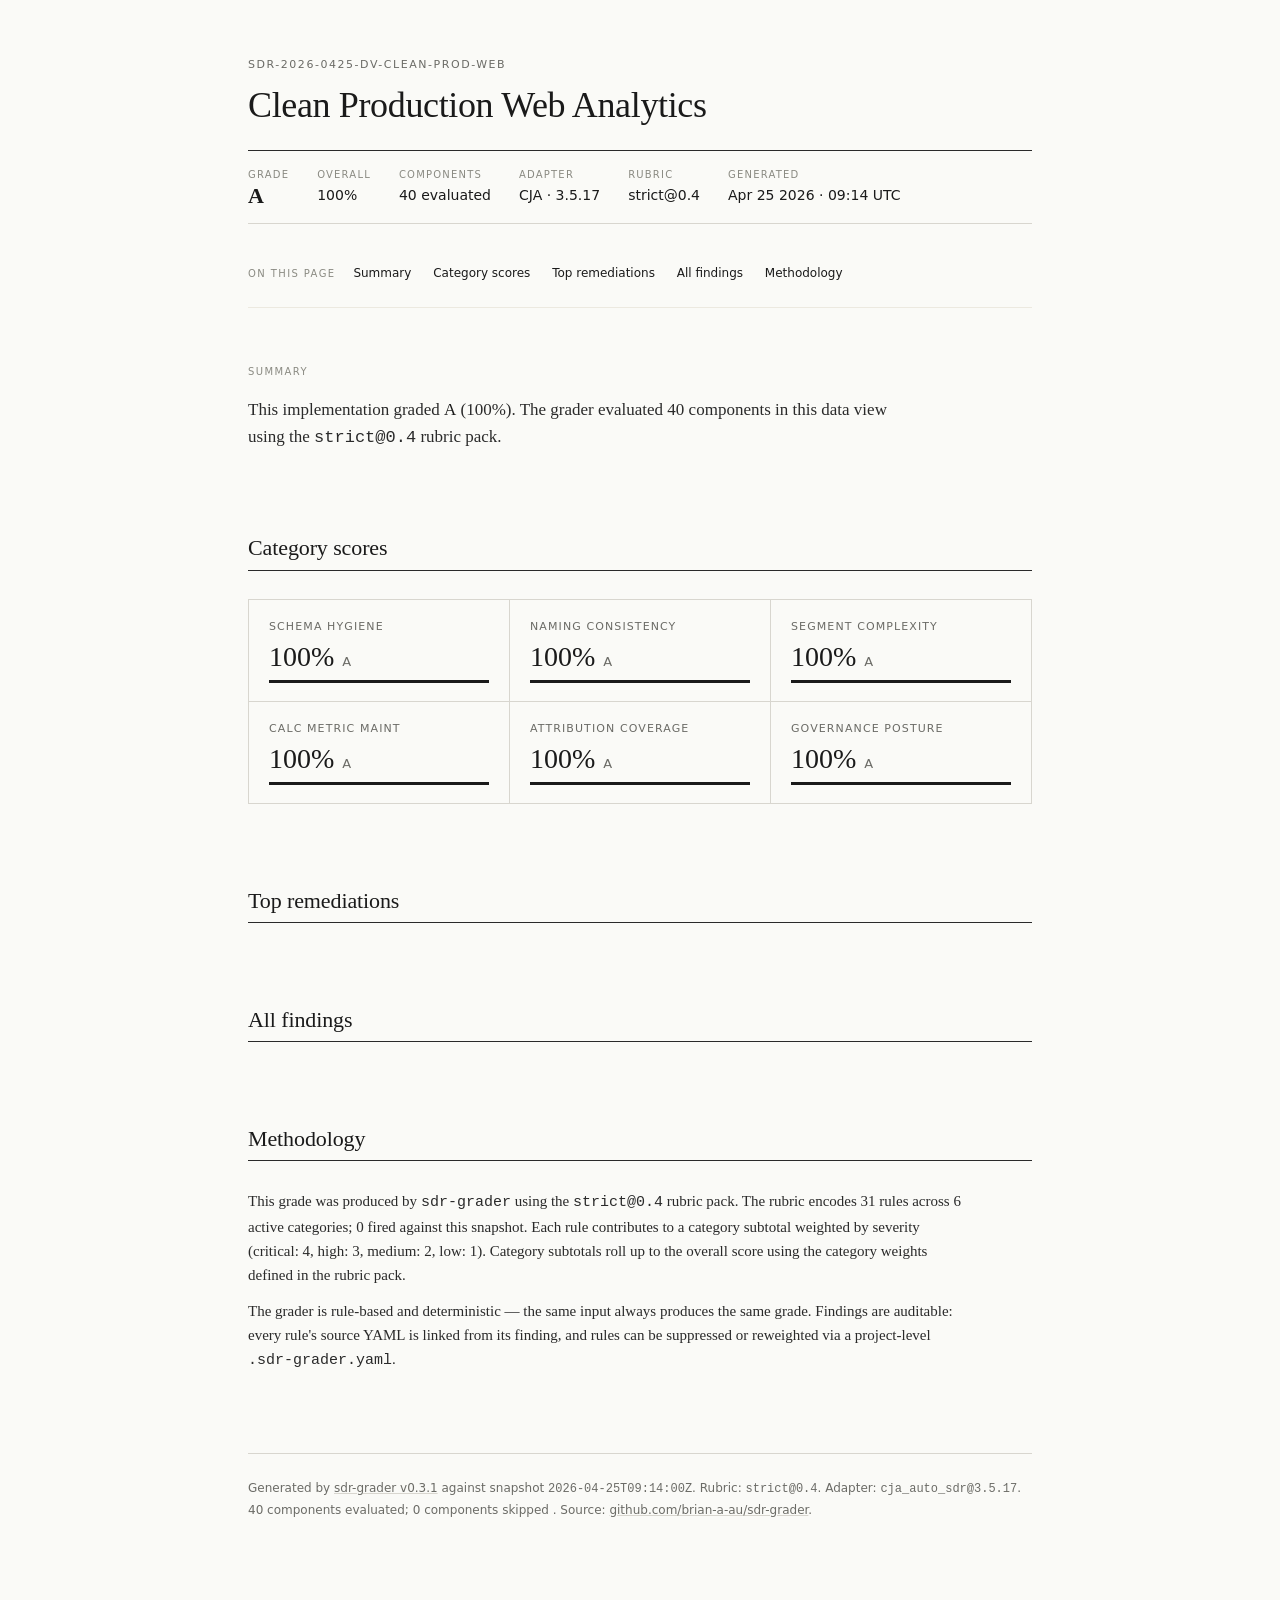
<file: examples/grade-clean.html>
<!DOCTYPE html>
<html lang="en">
<head>
<meta charset="utf-8">
<meta name="viewport" content="width=device-width, initial-scale=1">
<title>SDR-2026-0425-DV-CLEAN-PROD-WEB — Clean Production Web Analytics</title>
<style>/* ---------- Reset & base ---------- */
*, *::before, *::after { box-sizing: border-box; }
html { -webkit-text-size-adjust: 100%; }
body {
  margin: 0;
  font-family: "Charter", "Iowan Old Style", "Source Serif Pro", Georgia, "Times New Roman", serif;
  font-size: 16px;
  line-height: 1.55;
  color: #1a1a1a;
  background: #fafaf7;
  -webkit-font-smoothing: antialiased;
  -moz-osx-font-smoothing: grayscale;
}
.ui {
  font-family: "Söhne", "Inter", -apple-system, BlinkMacSystemFont, "Segoe UI", sans-serif;
}
.mono {
  font-family: "JetBrains Mono", "SF Mono", "Menlo", "Consolas", monospace;
}

/* ---------- Layout ---------- */
.page {
  max-width: 880px;
  margin: 0 auto;
  padding: 56px 48px 96px;
}
@media (max-width: 720px) {
  .page { padding: 32px 20px 64px; }
}

/* ---------- Eyebrow + Title ---------- */
.eyebrow {
  font-family: "Söhne", "Inter", system-ui, sans-serif;
  font-size: 11px;
  font-weight: 500;
  letter-spacing: 0.14em;
  text-transform: uppercase;
  color: #6b6b66;
  margin-bottom: 12px;
}
h1 {
  font-family: "Charter", "Iowan Old Style", Georgia, serif;
  font-weight: 500;
  font-size: 36px;
  line-height: 1.15;
  letter-spacing: -0.01em;
  margin: 0 0 24px 0;
}

/* ---------- Metadata strip ---------- */
.meta-strip {
  display: flex;
  flex-wrap: wrap;
  gap: 28px;
  padding: 16px 0;
  border-top: 1px solid #2a2a2a;
  border-bottom: 1px solid #d8d6cf;
  margin-bottom: 40px;
  font-family: "Söhne", "Inter", system-ui, sans-serif;
  font-size: 13px;
}
.meta-strip .item { display: flex; flex-direction: column; gap: 2px; }
.meta-strip .label {
  font-size: 10px;
  letter-spacing: 0.12em;
  text-transform: uppercase;
  color: #8a8a82;
  font-weight: 500;
}
.meta-strip .value { font-size: 14px; color: #1a1a1a; font-weight: 500; }
.meta-strip .grade-cell .value {
  font-family: "Charter", Georgia, serif;
  font-size: 22px;
  font-weight: 600;
  line-height: 1;
}

/* ---------- On this page ---------- */
nav.toc {
  font-family: "Söhne", "Inter", system-ui, sans-serif;
  font-size: 12px;
  color: #6b6b66;
  margin-bottom: 56px;
  padding-bottom: 24px;
  border-bottom: 1px solid #ece9e0;
}
nav.toc .label {
  font-size: 10px;
  letter-spacing: 0.14em;
  text-transform: uppercase;
  margin-right: 14px;
  color: #8a8a82;
}
nav.toc a {
  color: #1a1a1a;
  text-decoration: none;
  margin-right: 18px;
  border-bottom: 1px solid transparent;
  transition: border-color 0.15s;
}
nav.toc a:hover { border-bottom-color: #1a1a1a; }

/* ---------- TL;DR ---------- */
.tldr {
  font-family: "Söhne", "Inter", system-ui, sans-serif;
  font-size: 10px;
  letter-spacing: 0.14em;
  text-transform: uppercase;
  color: #8a8a82;
  font-weight: 500;
  margin-bottom: 12px;
}
.tldr-body {
  font-size: 17px;
  line-height: 1.6;
  color: #2a2a2a;
  margin-bottom: 56px;
  max-width: 640px;
}
.tldr-body strong { color: #1a1a1a; font-weight: 500; }

/* ---------- Section headings ---------- */
h2 {
  font-family: "Charter", Georgia, serif;
  font-weight: 500;
  font-size: 22px;
  letter-spacing: -0.005em;
  margin: 0 0 4px 0;
  padding-top: 24px;
}
.section-rule { height: 1px; background: #2a2a2a; margin: 0 0 28px 0; }
section { margin-bottom: 56px; }

/* ---------- Category grid ---------- */
.category-grid {
  display: grid;
  grid-template-columns: repeat(auto-fit, minmax(220px, 1fr));
  gap: 1px;
  background: #d8d6cf;
  border: 1px solid #d8d6cf;
  margin-bottom: 8px;
}
.cat {
  background: #fafaf7;
  padding: 18px 20px;
  font-family: "Söhne", "Inter", system-ui, sans-serif;
}
.cat .name {
  font-size: 11px;
  letter-spacing: 0.1em;
  text-transform: uppercase;
  color: #6b6b66;
  font-weight: 500;
  margin-bottom: 8px;
}
.cat .score { display: flex; align-items: baseline; gap: 8px; margin-bottom: 8px; }
.cat .pct {
  font-family: "Charter", Georgia, serif;
  font-size: 28px;
  font-weight: 500;
  line-height: 1;
  color: #1a1a1a;
}
.cat .sub { font-size: 13px; color: #6b6b66; font-weight: 500; }
.cat .bar { height: 3px; background: #ece9e0; position: relative; overflow: hidden; }
.cat .bar > span { display: block; height: 100%; background: #1a1a1a; }
.cat .bar.warn > span { background: #b8651a; }
.cat .bar.crit > span { background: #8b2a1f; }

/* ---------- Remediations ---------- */
ol.remediations { list-style: none; counter-reset: rem; padding: 0; margin: 0; }
ol.remediations li {
  counter-increment: rem;
  display: grid;
  grid-template-columns: 36px 1fr auto;
  gap: 16px;
  align-items: baseline;
  padding: 16px 0;
  border-bottom: 1px solid #ece9e0;
}
ol.remediations li:last-child { border-bottom: 0; }
ol.remediations li::before {
  content: counter(rem, decimal-leading-zero);
  font-family: "Söhne", "Inter", system-ui, sans-serif;
  font-size: 11px;
  color: #8a8a82;
  letter-spacing: 0.06em;
}
ol.remediations .text { font-size: 16px; line-height: 1.5; color: #1a1a1a; }
ol.remediations .text .ref {
  font-family: "Söhne", "Inter", system-ui, sans-serif;
  font-size: 11px;
  color: #6b6b66;
  letter-spacing: 0.04em;
  margin-left: 6px;
}
ol.remediations .impact {
  font-family: "Söhne", "Inter", system-ui, sans-serif;
  font-size: 12px;
  color: #2a5934;
  white-space: nowrap;
  font-weight: 500;
}

/* ---------- Findings ---------- */
.finding { padding: 24px 0; border-bottom: 1px solid #ece9e0; }
.finding:first-of-type { border-top: 1px solid #ece9e0; }
.finding-head {
  display: flex;
  flex-wrap: wrap;
  gap: 10px;
  align-items: center;
  margin-bottom: 12px;
  font-family: "Söhne", "Inter", system-ui, sans-serif;
  font-size: 12px;
  letter-spacing: 0.04em;
}
.finding-id {
  font-family: "JetBrains Mono", monospace;
  font-size: 11px;
  color: #6b6b66;
  font-weight: 500;
}
.sev {
  font-size: 10px;
  letter-spacing: 0.12em;
  text-transform: uppercase;
  padding: 2px 7px;
  font-weight: 600;
  border: 1px solid currentColor;
}
.sev.crit { color: #8b2a1f; }
.sev.high { color: #b8651a; }
.sev.med { color: #6b6b1a; }
.sev.low { color: #4a4a4a; }
.finding-cat { color: #8a8a82; font-size: 11px; letter-spacing: 0.06em; }
.finding-title {
  font-family: "Charter", Georgia, serif;
  font-size: 18px;
  font-weight: 500;
  line-height: 1.35;
  margin: 0 0 12px 0;
  color: #1a1a1a;
}
.finding-body { font-size: 15px; line-height: 1.6; color: #2a2a2a; max-width: 640px; }
.finding-body p { margin: 0 0 12px 0; }
.finding-body p:last-child { margin-bottom: 0; }
.finding-section-label {
  font-family: "Söhne", "Inter", system-ui, sans-serif;
  font-size: 10px;
  letter-spacing: 0.14em;
  text-transform: uppercase;
  color: #8a8a82;
  font-weight: 500;
  margin: 16px 0 6px 0;
}
.components-list {
  font-family: "JetBrains Mono", monospace;
  font-size: 13px;
  color: #2a2a2a;
  line-height: 1.7;
  background: #f3f1e8;
  padding: 12px 16px;
  border-left: 2px solid #c9c5b6;
  margin: 0;
  white-space: pre;
  overflow-x: auto;
}
pre.code {
  font-family: "JetBrains Mono", monospace;
  font-size: 12.5px;
  line-height: 1.55;
  background: #f3f1e8;
  padding: 14px 16px;
  border-left: 2px solid #c9c5b6;
  overflow-x: auto;
  margin: 8px 0 0 0;
  color: #2a2a2a;
}
.finding-actions {
  margin-top: 14px;
  font-family: "Söhne", "Inter", system-ui, sans-serif;
  font-size: 12px;
  color: #6b6b66;
}
.finding-actions a {
  color: #6b6b66;
  text-decoration: none;
  border-bottom: 1px solid #d8d6cf;
  margin-right: 18px;
  padding-bottom: 1px;
}
.finding-actions a:hover { color: #1a1a1a; border-bottom-color: #1a1a1a; }

/* ---------- Distribution ---------- */
.dist {
  display: grid;
  grid-template-columns: 1fr 1fr;
  gap: 32px 48px;
  font-family: "Söhne", "Inter", system-ui, sans-serif;
  font-size: 13px;
}
@media (max-width: 600px) { .dist { grid-template-columns: 1fr; } }
.dist .row { display: flex; flex-direction: column; gap: 10px; }
.dist .label {
  font-size: 10px;
  letter-spacing: 0.14em;
  text-transform: uppercase;
  color: #8a8a82;
  font-weight: 500;
}
.dist svg { display: block; }

/* ---------- Skipped ---------- */
.skipped {
  background: #f3f1e8;
  padding: 18px 22px;
  font-family: "Söhne", "Inter", system-ui, sans-serif;
  font-size: 13px;
  line-height: 1.6;
  color: #4a4a4a;
  border-left: 2px solid #c9c5b6;
}
.skipped strong { font-weight: 500; color: #1a1a1a; }
.skipped ul { margin: 8px 0 0 0; padding-left: 18px; }
.skipped li { margin-bottom: 4px; }

/* ---------- Provenance ---------- */
.provenance {
  margin-top: 80px;
  padding-top: 24px;
  border-top: 1px solid #d8d6cf;
  font-family: "Söhne", "Inter", system-ui, sans-serif;
  font-size: 12px;
  line-height: 1.7;
  color: #6b6b66;
}
.provenance a { color: #6b6b66; text-decoration: underline; text-decoration-color: #d8d6cf; }
.provenance a:hover { color: #1a1a1a; }

/* ---------- Print ---------- */
@media print {
  body { background: #fff; }
  .page { max-width: none; padding: 0.6in; }
  .finding { break-inside: avoid; }
  .cat { break-inside: avoid; }
  nav.toc { display: none; }
  .finding-actions { display: none; }
}
</style>
</head>
<body>
<main class="page">

  
  <div class="eyebrow">SDR-2026-0425-DV-CLEAN-PROD-WEB</div>
  <h1>Clean Production Web Analytics</h1>

  
  <div class="meta-strip">
    <div class="item grade-cell">
      <span class="label">Grade</span>
      <span class="value">A</span>
    </div>
    <div class="item">
      <span class="label">Overall</span>
      <span class="value">100%</span>
    </div>
    <div class="item">
      <span class="label">Components</span>
      <span class="value">40 evaluated</span>
    </div>
    <div class="item">
      <span class="label">Adapter</span>
      <span class="value">CJA · 3.5.17</span>
    </div>
    <div class="item">
      <span class="label">Rubric</span>
      <span class="value">strict@0.4</span>
    </div>
    <div class="item">
      <span class="label">Generated</span>
      <span class="value">Apr 25 2026 · 09:14 UTC</span>
    </div>
  </div>

  
  <nav class="toc">
    <span class="label">On this page</span>
    <a href="#tldr">Summary</a>
    <a href="#categories">Category scores</a>
    <a href="#remediations">Top remediations</a>
    <a href="#findings">All findings</a>
    
    <a href="#methodology">Methodology</a>
  </nav>

  
  <section id="tldr">
    <div class="tldr">Summary</div>
    <p class="tldr-body">This implementation graded <strong>A</strong> (100%). The grader evaluated 40 components in this data view using the <span class="mono">strict@0.4</span> rubric pack.</p>
  </section>

  
  <section id="categories">
    <h2>Category scores</h2>
    <div class="section-rule"></div>

    <div class="category-grid">
      
      <div class="cat">
        <div class="name">schema hygiene</div>
        <div class="score">
          <span class="pct">100%</span>
          <span class="sub">A</span>
        </div>
        <div class="bar">
          <span style="width:100%"></span>
        </div>
      </div>
      
      <div class="cat">
        <div class="name">naming consistency</div>
        <div class="score">
          <span class="pct">100%</span>
          <span class="sub">A</span>
        </div>
        <div class="bar">
          <span style="width:100%"></span>
        </div>
      </div>
      
      <div class="cat">
        <div class="name">segment complexity</div>
        <div class="score">
          <span class="pct">100%</span>
          <span class="sub">A</span>
        </div>
        <div class="bar">
          <span style="width:100%"></span>
        </div>
      </div>
      
      <div class="cat">
        <div class="name">calc metric maint</div>
        <div class="score">
          <span class="pct">100%</span>
          <span class="sub">A</span>
        </div>
        <div class="bar">
          <span style="width:100%"></span>
        </div>
      </div>
      
      <div class="cat">
        <div class="name">attribution coverage</div>
        <div class="score">
          <span class="pct">100%</span>
          <span class="sub">A</span>
        </div>
        <div class="bar">
          <span style="width:100%"></span>
        </div>
      </div>
      
      <div class="cat">
        <div class="name">governance posture</div>
        <div class="score">
          <span class="pct">100%</span>
          <span class="sub">A</span>
        </div>
        <div class="bar">
          <span style="width:100%"></span>
        </div>
      </div>
      
    </div>
  </section>

  
  <section id="remediations">
    <h2>Top remediations</h2>
    <div class="section-rule"></div>

    <ol class="remediations">
      
    </ol>
  </section>

  
  <section id="findings">
    <h2>All findings</h2>
    <div class="section-rule"></div>

    
  </section>

  
  

  
  <section id="methodology">
    <h2>Methodology</h2>
    <div class="section-rule"></div>

    <div class="finding-body" style="max-width: 720px;">
      
        <p>This grade was produced by <span class="mono">sdr-grader</span> using the <span class="mono">strict@0.4</span> rubric pack. The rubric encodes 31 rules across 6 active categories; 0 fired against this snapshot. Each rule contributes to a category subtotal weighted by severity (critical: 4, high: 3, medium: 2, low: 1). Category subtotals roll up to the overall score using the category weights defined in the rubric pack.</p>
      
        <p>The grader is rule-based and deterministic — the same input always produces the same grade. Findings are auditable: every rule's source YAML is linked from its finding, and rules can be suppressed or reweighted via a project-level <span class="mono">.sdr-grader.yaml</span>.</p>
      

      
    </div>
  </section>

  
  <div class="provenance">
    Generated by <a href="https://github.com/brian-a-au/sdr-grader">sdr-grader v0.3.1</a>
    against snapshot <span class="mono">2026-04-25T09:14:00Z</span>.
    Rubric: <span class="mono">strict@0.4</span>.
    Adapter: <span class="mono">cja_auto_sdr@3.5.17</span>.
    40 components evaluated; 0 components skipped
    .
    Source: <a href="https://github.com/brian-a-au/sdr-grader">github.com/brian-a-au/sdr-grader</a>.
  </div>

</main>
</body>
</html>
</file>
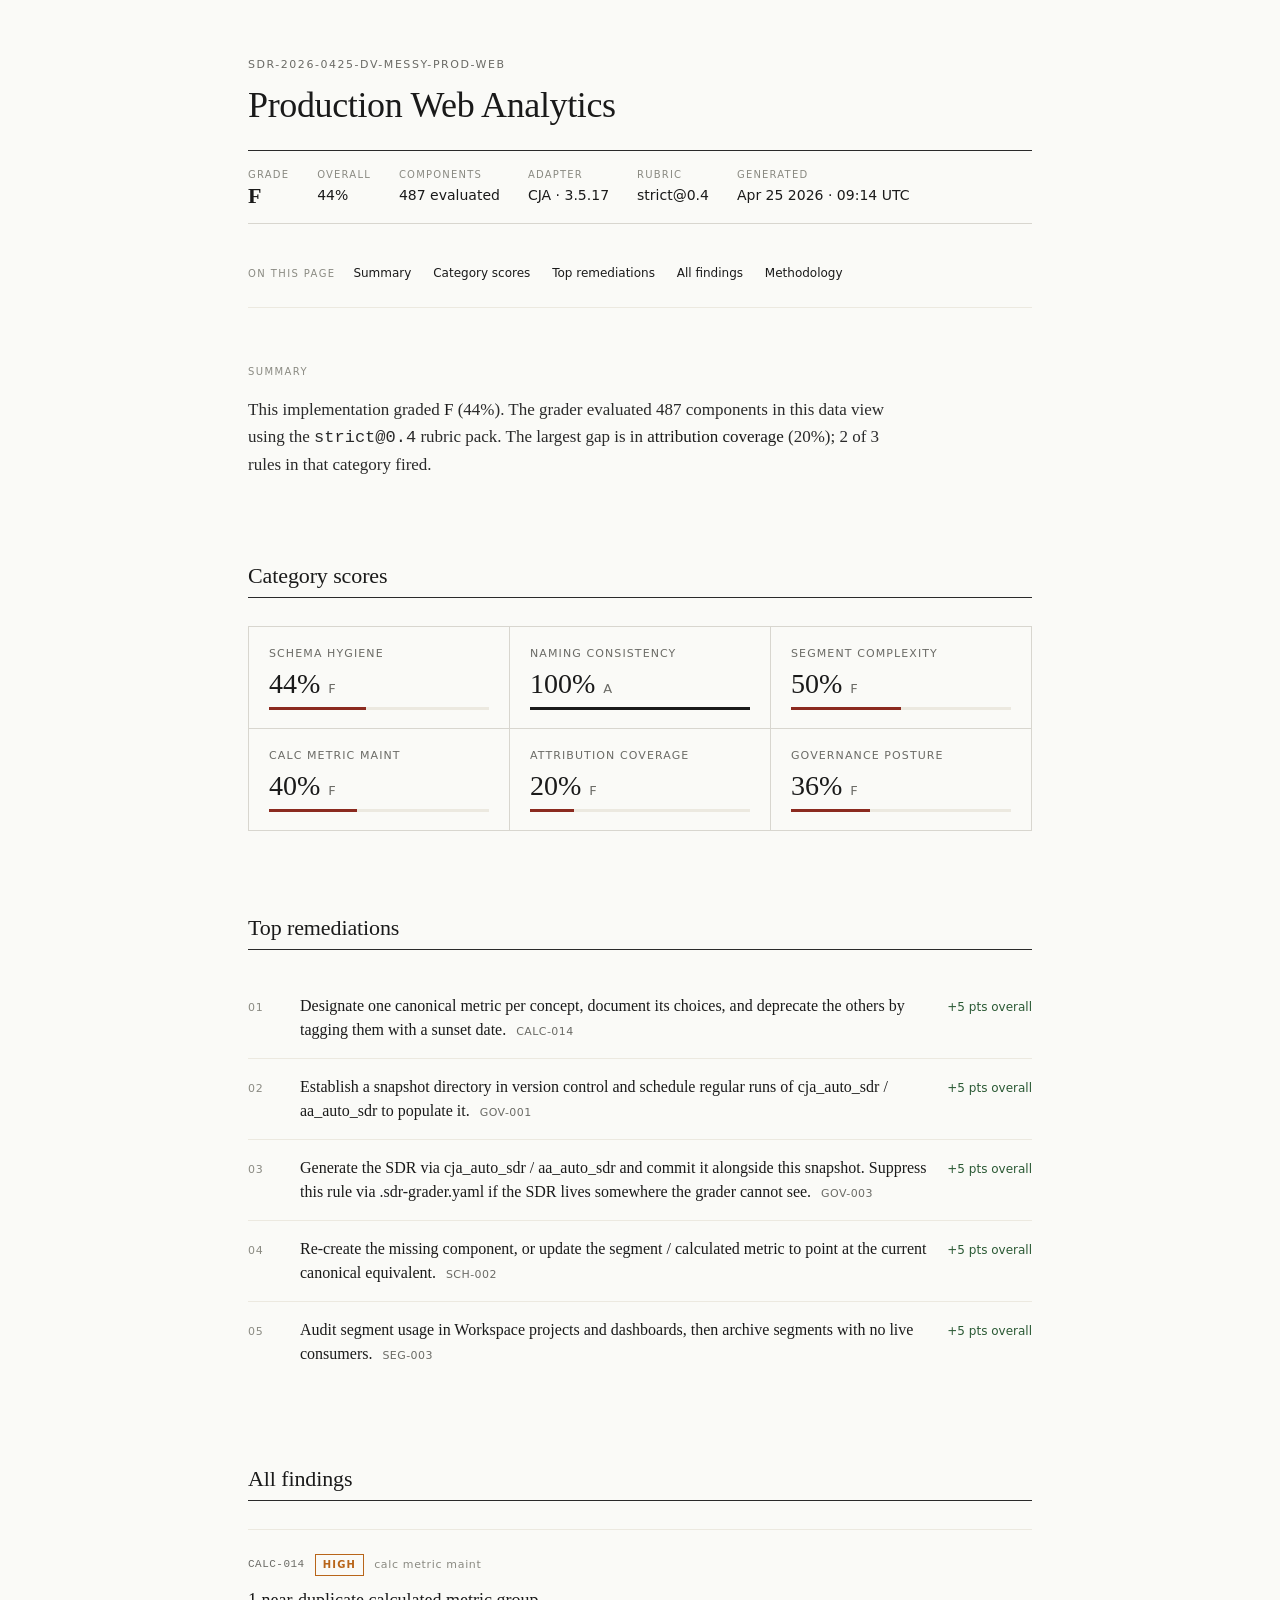
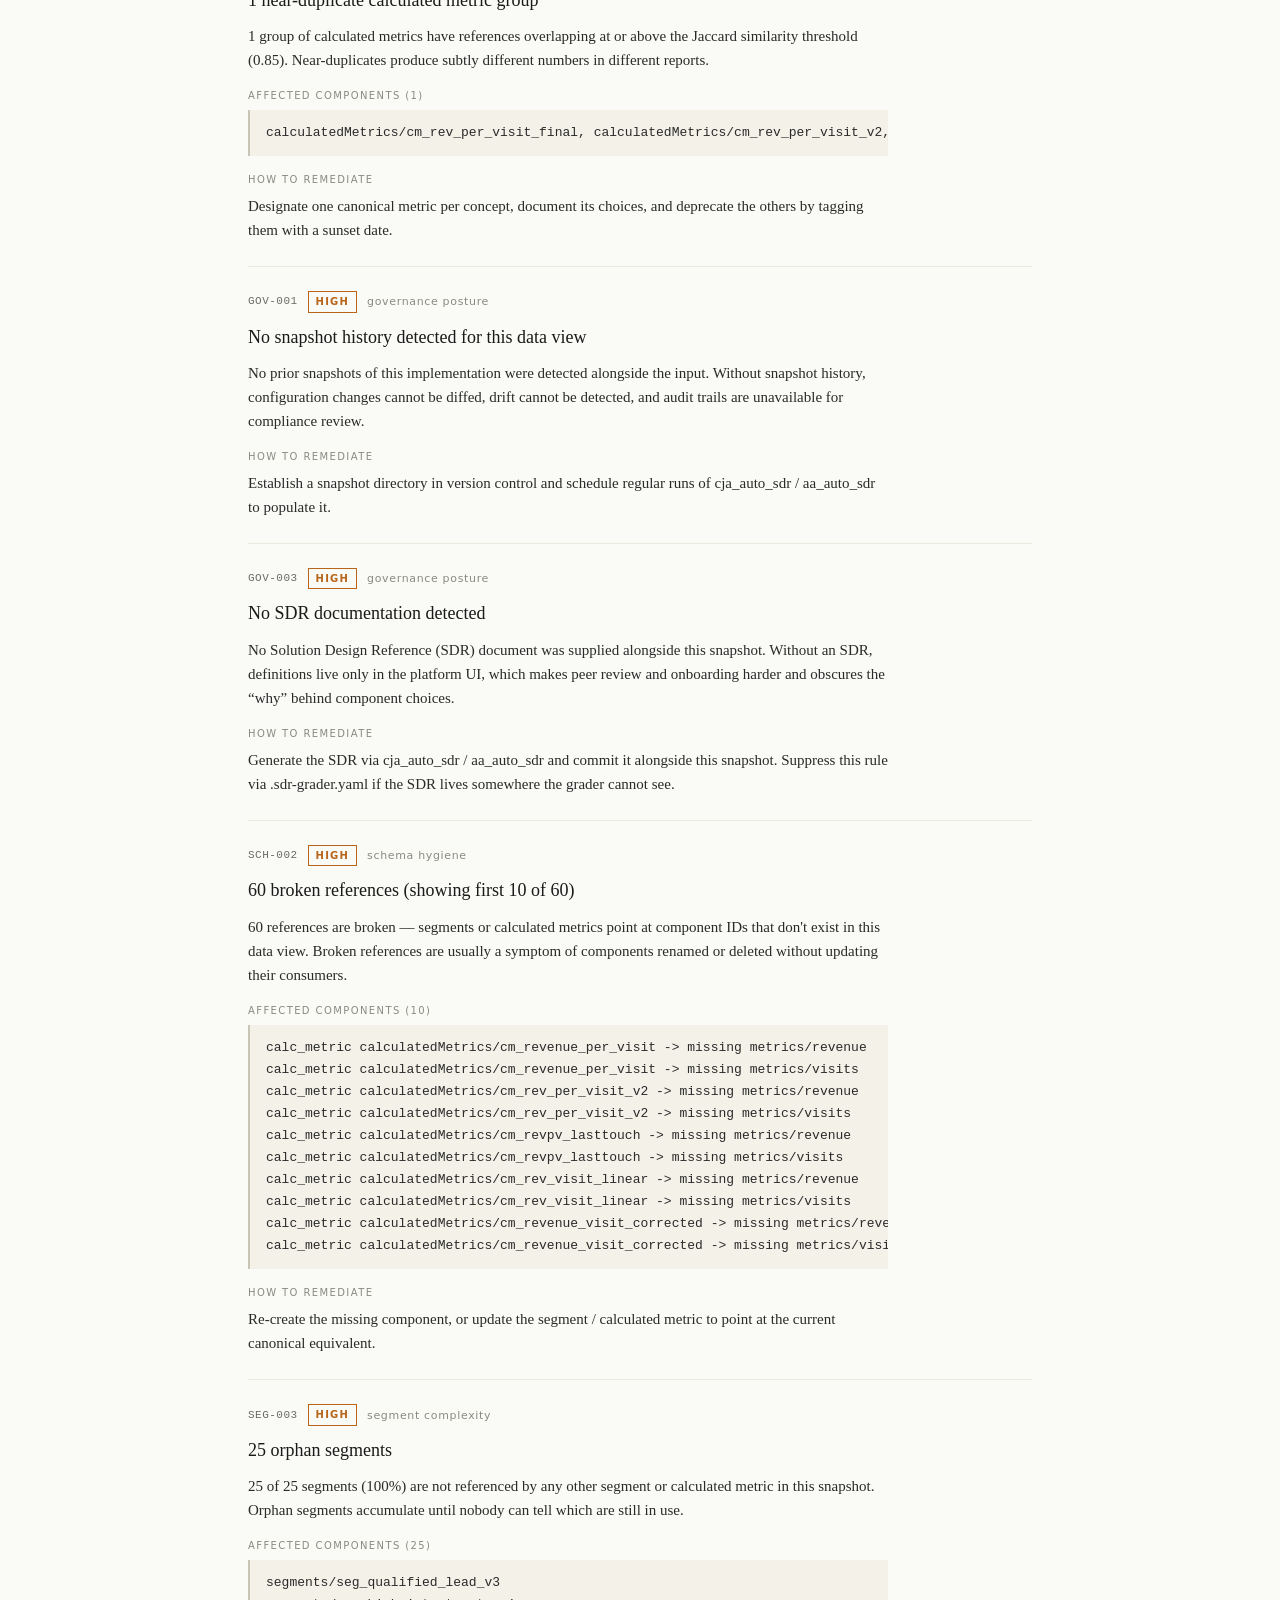
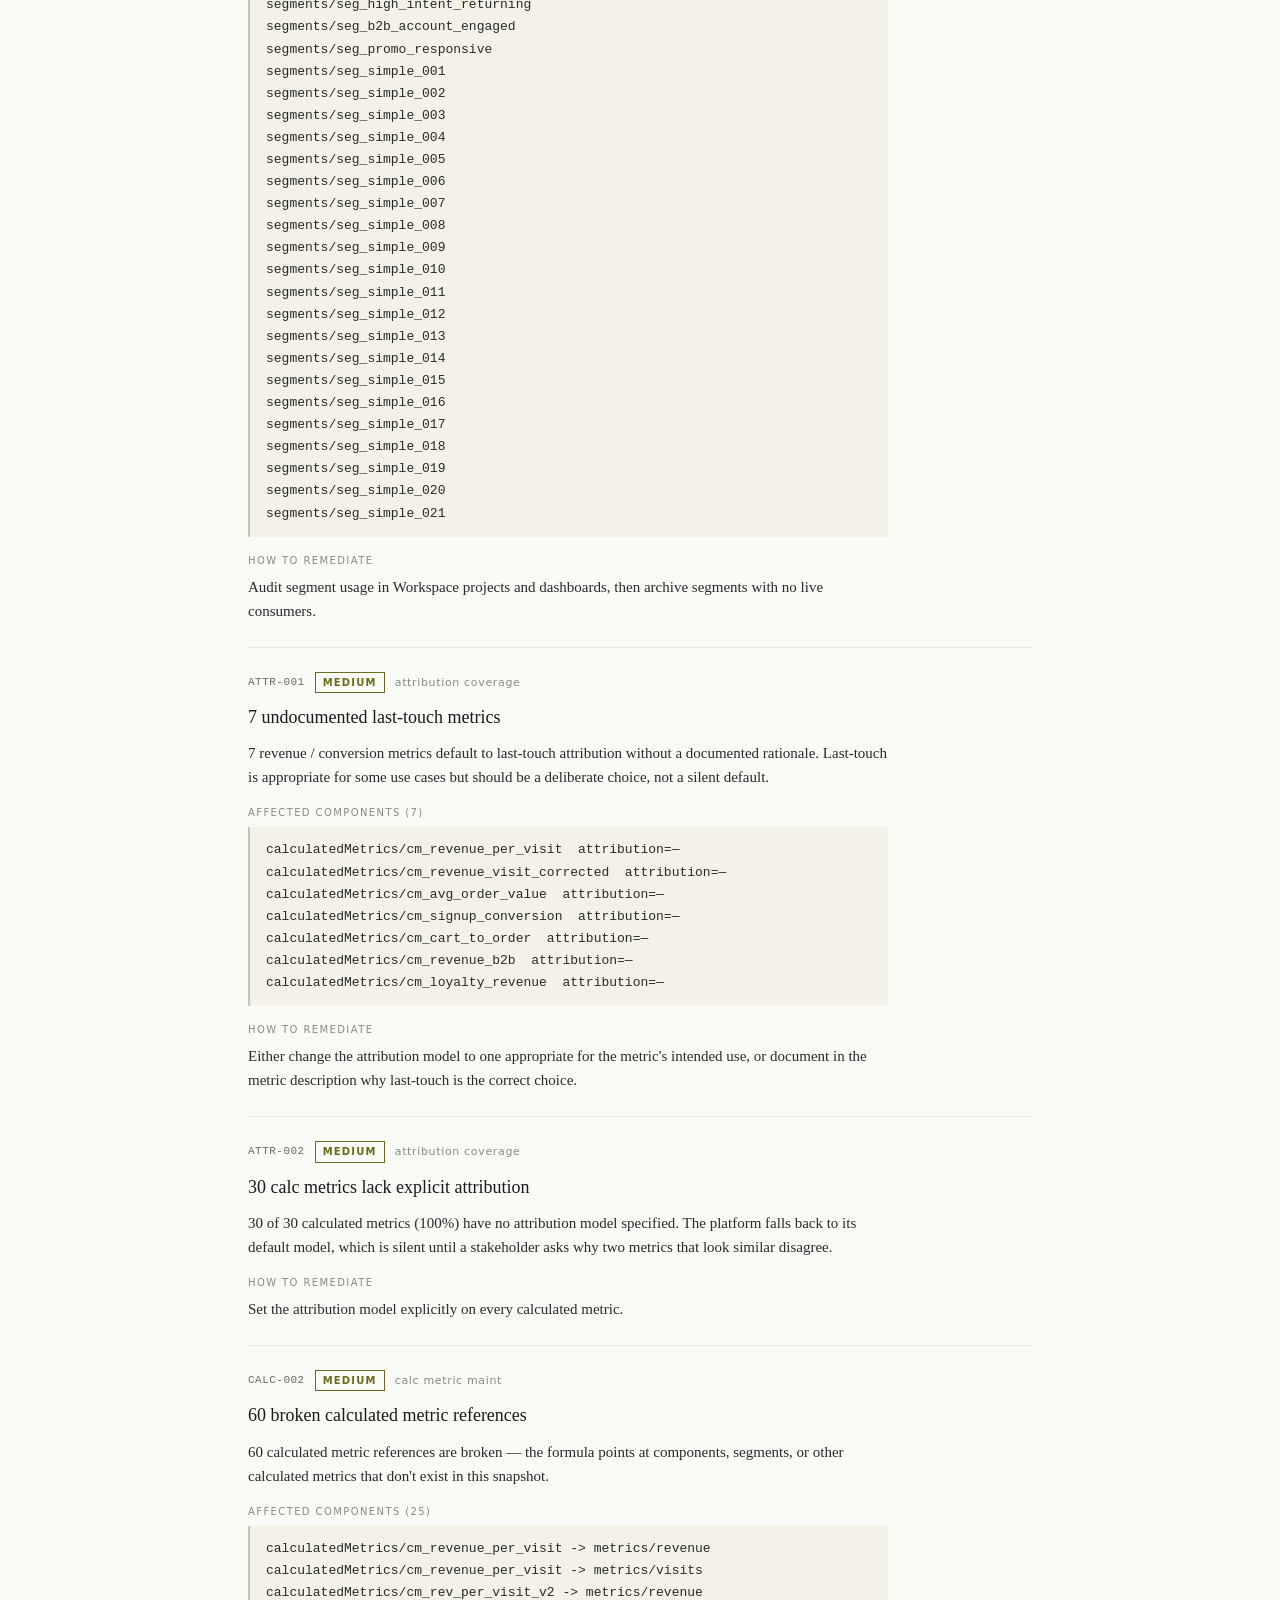
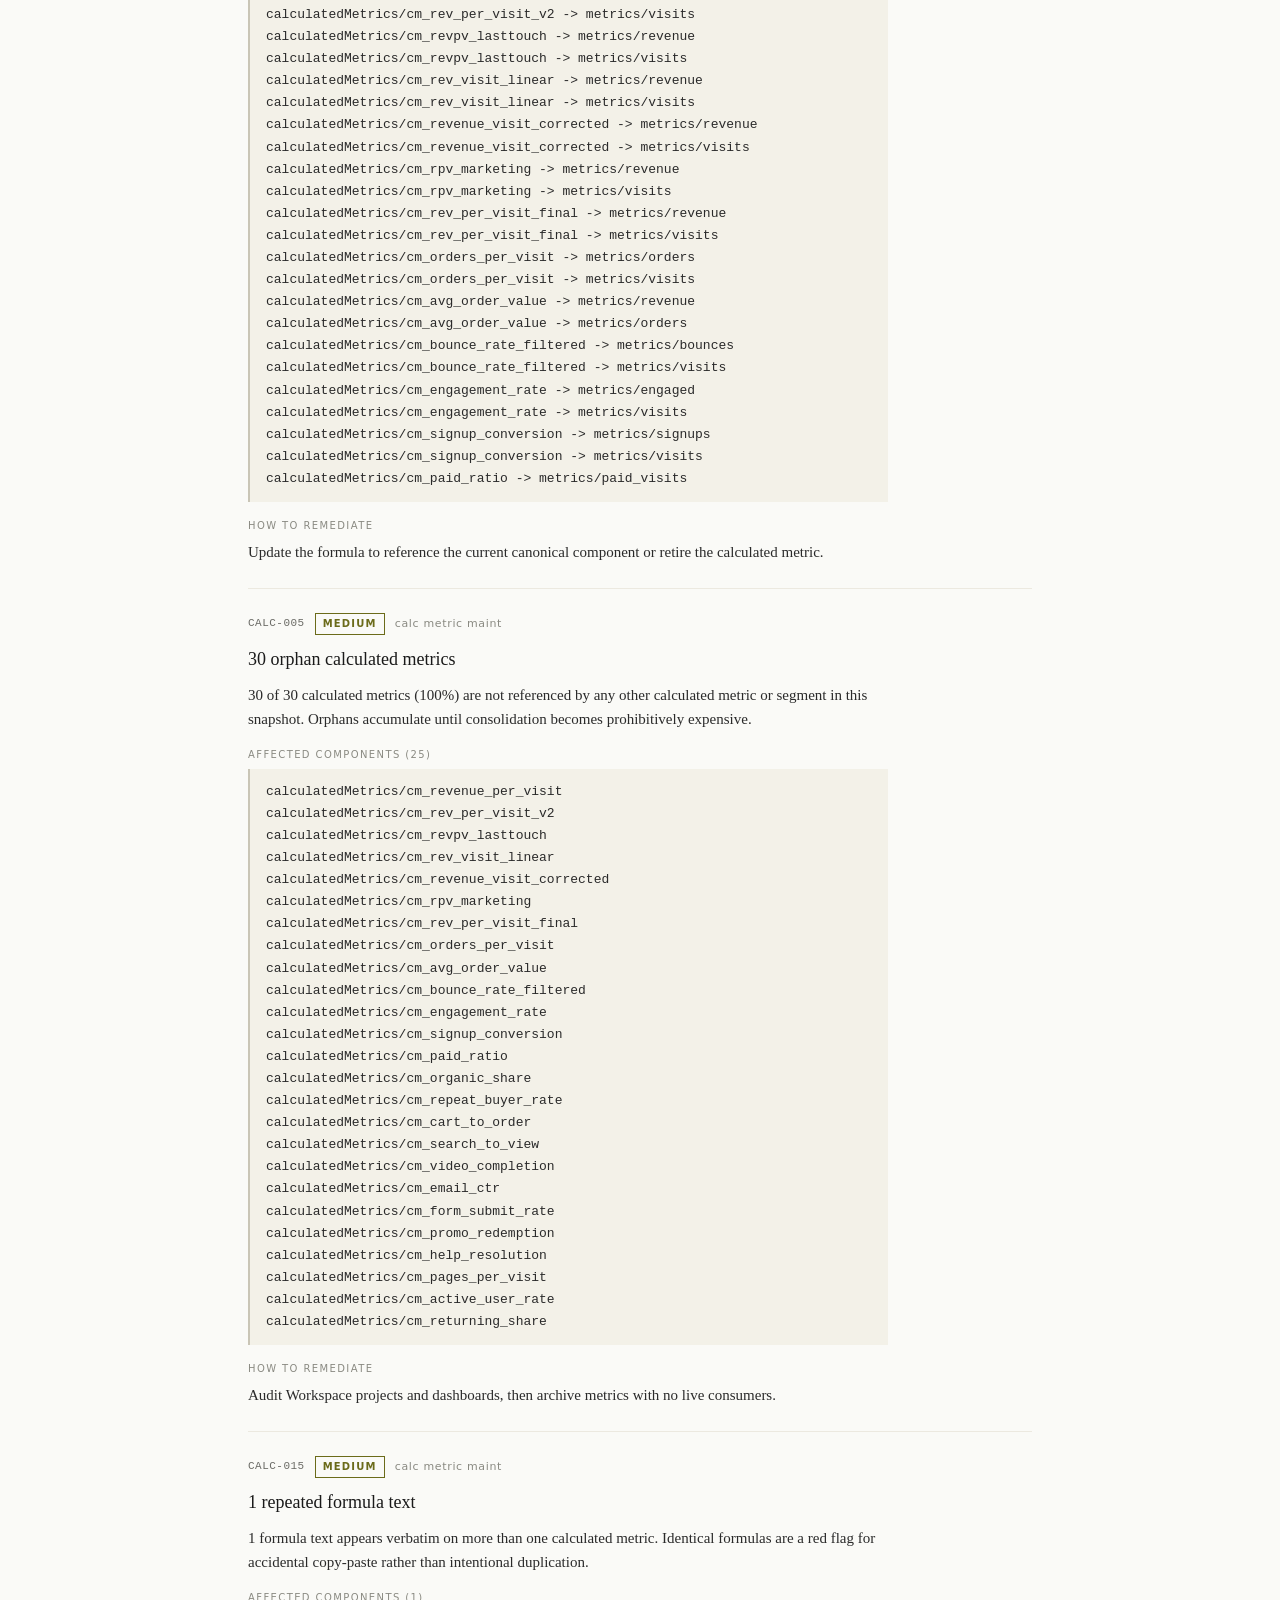
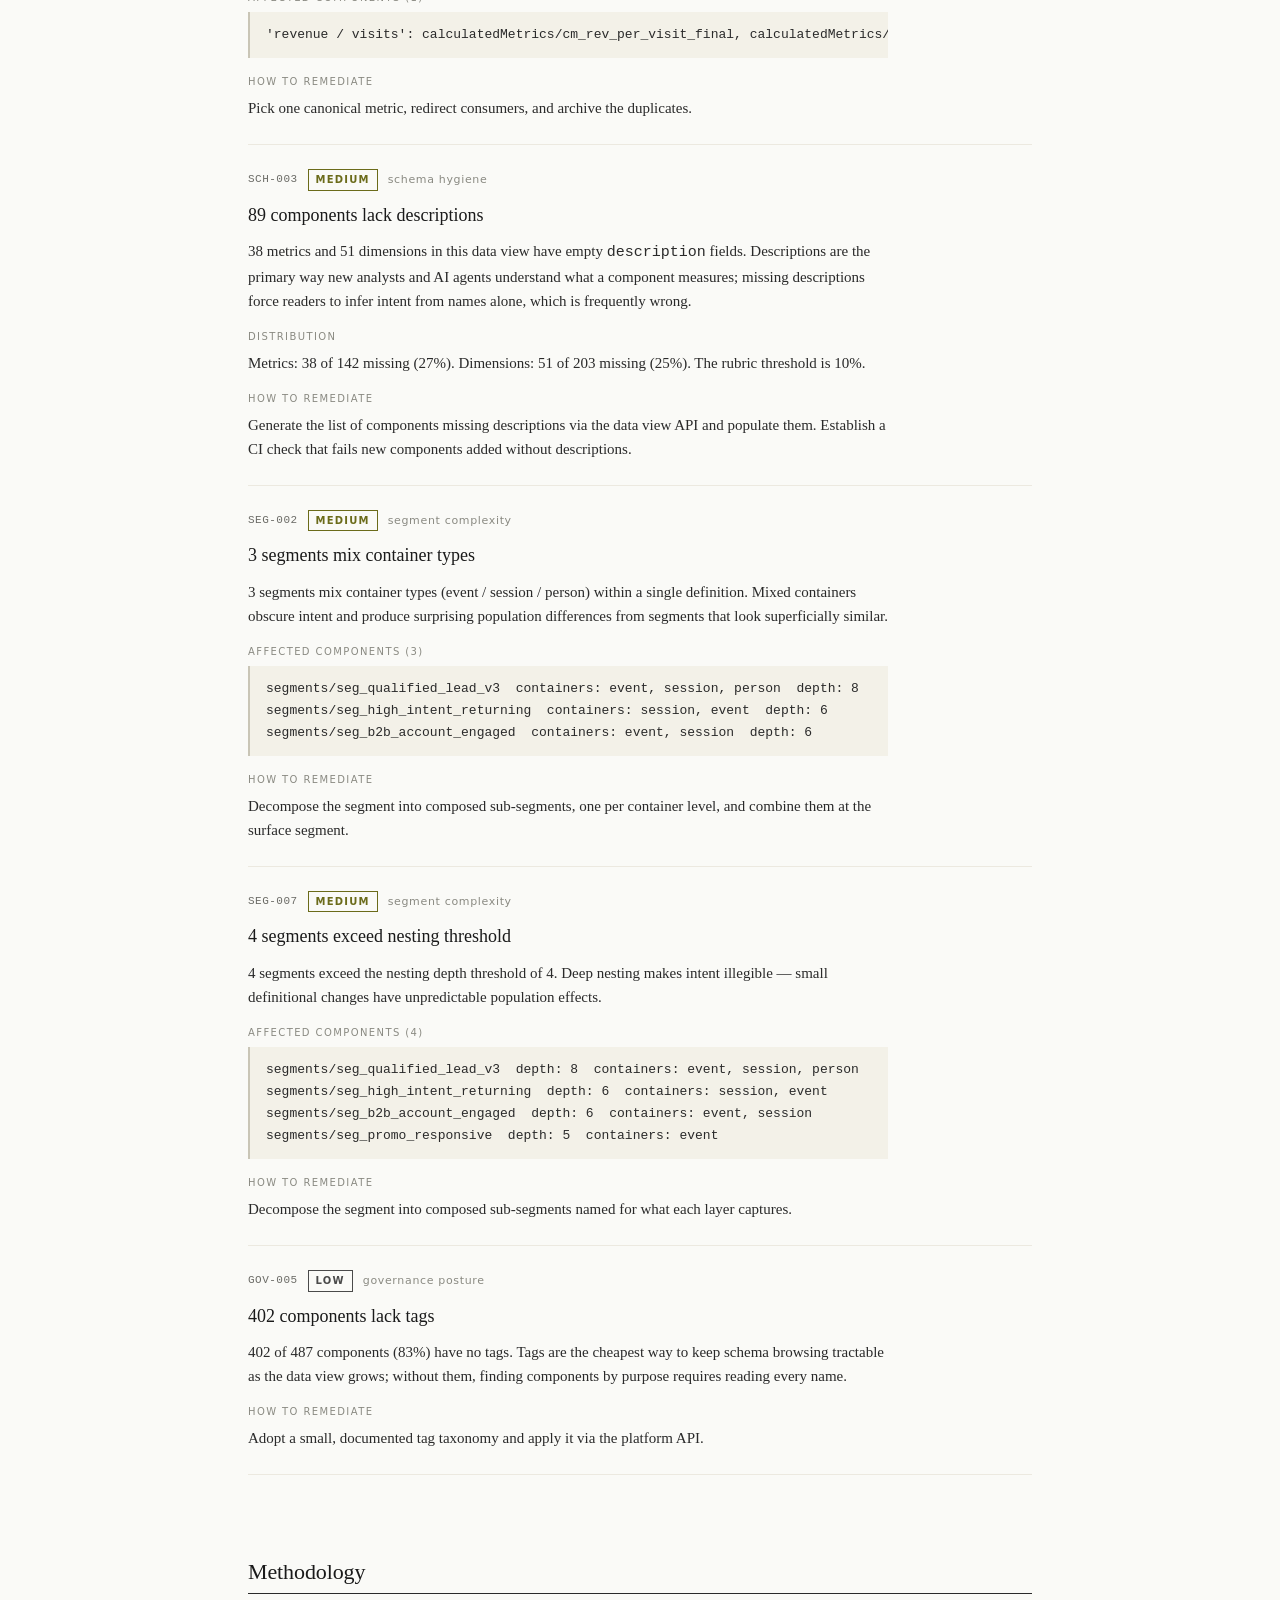
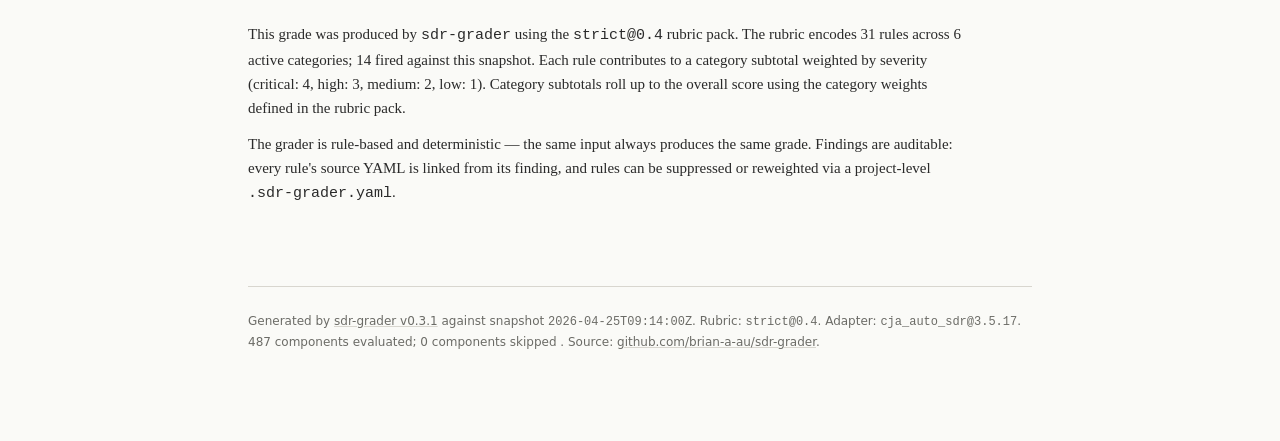
<file: examples/grade-messy.html>
<!DOCTYPE html>
<html lang="en">
<head>
<meta charset="utf-8">
<meta name="viewport" content="width=device-width, initial-scale=1">
<title>SDR-2026-0425-DV-MESSY-PROD-WEB — Production Web Analytics</title>
<style>/* ---------- Reset & base ---------- */
*, *::before, *::after { box-sizing: border-box; }
html { -webkit-text-size-adjust: 100%; }
body {
  margin: 0;
  font-family: "Charter", "Iowan Old Style", "Source Serif Pro", Georgia, "Times New Roman", serif;
  font-size: 16px;
  line-height: 1.55;
  color: #1a1a1a;
  background: #fafaf7;
  -webkit-font-smoothing: antialiased;
  -moz-osx-font-smoothing: grayscale;
}
.ui {
  font-family: "Söhne", "Inter", -apple-system, BlinkMacSystemFont, "Segoe UI", sans-serif;
}
.mono {
  font-family: "JetBrains Mono", "SF Mono", "Menlo", "Consolas", monospace;
}

/* ---------- Layout ---------- */
.page {
  max-width: 880px;
  margin: 0 auto;
  padding: 56px 48px 96px;
}
@media (max-width: 720px) {
  .page { padding: 32px 20px 64px; }
}

/* ---------- Eyebrow + Title ---------- */
.eyebrow {
  font-family: "Söhne", "Inter", system-ui, sans-serif;
  font-size: 11px;
  font-weight: 500;
  letter-spacing: 0.14em;
  text-transform: uppercase;
  color: #6b6b66;
  margin-bottom: 12px;
}
h1 {
  font-family: "Charter", "Iowan Old Style", Georgia, serif;
  font-weight: 500;
  font-size: 36px;
  line-height: 1.15;
  letter-spacing: -0.01em;
  margin: 0 0 24px 0;
}

/* ---------- Metadata strip ---------- */
.meta-strip {
  display: flex;
  flex-wrap: wrap;
  gap: 28px;
  padding: 16px 0;
  border-top: 1px solid #2a2a2a;
  border-bottom: 1px solid #d8d6cf;
  margin-bottom: 40px;
  font-family: "Söhne", "Inter", system-ui, sans-serif;
  font-size: 13px;
}
.meta-strip .item { display: flex; flex-direction: column; gap: 2px; }
.meta-strip .label {
  font-size: 10px;
  letter-spacing: 0.12em;
  text-transform: uppercase;
  color: #8a8a82;
  font-weight: 500;
}
.meta-strip .value { font-size: 14px; color: #1a1a1a; font-weight: 500; }
.meta-strip .grade-cell .value {
  font-family: "Charter", Georgia, serif;
  font-size: 22px;
  font-weight: 600;
  line-height: 1;
}

/* ---------- On this page ---------- */
nav.toc {
  font-family: "Söhne", "Inter", system-ui, sans-serif;
  font-size: 12px;
  color: #6b6b66;
  margin-bottom: 56px;
  padding-bottom: 24px;
  border-bottom: 1px solid #ece9e0;
}
nav.toc .label {
  font-size: 10px;
  letter-spacing: 0.14em;
  text-transform: uppercase;
  margin-right: 14px;
  color: #8a8a82;
}
nav.toc a {
  color: #1a1a1a;
  text-decoration: none;
  margin-right: 18px;
  border-bottom: 1px solid transparent;
  transition: border-color 0.15s;
}
nav.toc a:hover { border-bottom-color: #1a1a1a; }

/* ---------- TL;DR ---------- */
.tldr {
  font-family: "Söhne", "Inter", system-ui, sans-serif;
  font-size: 10px;
  letter-spacing: 0.14em;
  text-transform: uppercase;
  color: #8a8a82;
  font-weight: 500;
  margin-bottom: 12px;
}
.tldr-body {
  font-size: 17px;
  line-height: 1.6;
  color: #2a2a2a;
  margin-bottom: 56px;
  max-width: 640px;
}
.tldr-body strong { color: #1a1a1a; font-weight: 500; }

/* ---------- Section headings ---------- */
h2 {
  font-family: "Charter", Georgia, serif;
  font-weight: 500;
  font-size: 22px;
  letter-spacing: -0.005em;
  margin: 0 0 4px 0;
  padding-top: 24px;
}
.section-rule { height: 1px; background: #2a2a2a; margin: 0 0 28px 0; }
section { margin-bottom: 56px; }

/* ---------- Category grid ---------- */
.category-grid {
  display: grid;
  grid-template-columns: repeat(auto-fit, minmax(220px, 1fr));
  gap: 1px;
  background: #d8d6cf;
  border: 1px solid #d8d6cf;
  margin-bottom: 8px;
}
.cat {
  background: #fafaf7;
  padding: 18px 20px;
  font-family: "Söhne", "Inter", system-ui, sans-serif;
}
.cat .name {
  font-size: 11px;
  letter-spacing: 0.1em;
  text-transform: uppercase;
  color: #6b6b66;
  font-weight: 500;
  margin-bottom: 8px;
}
.cat .score { display: flex; align-items: baseline; gap: 8px; margin-bottom: 8px; }
.cat .pct {
  font-family: "Charter", Georgia, serif;
  font-size: 28px;
  font-weight: 500;
  line-height: 1;
  color: #1a1a1a;
}
.cat .sub { font-size: 13px; color: #6b6b66; font-weight: 500; }
.cat .bar { height: 3px; background: #ece9e0; position: relative; overflow: hidden; }
.cat .bar > span { display: block; height: 100%; background: #1a1a1a; }
.cat .bar.warn > span { background: #b8651a; }
.cat .bar.crit > span { background: #8b2a1f; }

/* ---------- Remediations ---------- */
ol.remediations { list-style: none; counter-reset: rem; padding: 0; margin: 0; }
ol.remediations li {
  counter-increment: rem;
  display: grid;
  grid-template-columns: 36px 1fr auto;
  gap: 16px;
  align-items: baseline;
  padding: 16px 0;
  border-bottom: 1px solid #ece9e0;
}
ol.remediations li:last-child { border-bottom: 0; }
ol.remediations li::before {
  content: counter(rem, decimal-leading-zero);
  font-family: "Söhne", "Inter", system-ui, sans-serif;
  font-size: 11px;
  color: #8a8a82;
  letter-spacing: 0.06em;
}
ol.remediations .text { font-size: 16px; line-height: 1.5; color: #1a1a1a; }
ol.remediations .text .ref {
  font-family: "Söhne", "Inter", system-ui, sans-serif;
  font-size: 11px;
  color: #6b6b66;
  letter-spacing: 0.04em;
  margin-left: 6px;
}
ol.remediations .impact {
  font-family: "Söhne", "Inter", system-ui, sans-serif;
  font-size: 12px;
  color: #2a5934;
  white-space: nowrap;
  font-weight: 500;
}

/* ---------- Findings ---------- */
.finding { padding: 24px 0; border-bottom: 1px solid #ece9e0; }
.finding:first-of-type { border-top: 1px solid #ece9e0; }
.finding-head {
  display: flex;
  flex-wrap: wrap;
  gap: 10px;
  align-items: center;
  margin-bottom: 12px;
  font-family: "Söhne", "Inter", system-ui, sans-serif;
  font-size: 12px;
  letter-spacing: 0.04em;
}
.finding-id {
  font-family: "JetBrains Mono", monospace;
  font-size: 11px;
  color: #6b6b66;
  font-weight: 500;
}
.sev {
  font-size: 10px;
  letter-spacing: 0.12em;
  text-transform: uppercase;
  padding: 2px 7px;
  font-weight: 600;
  border: 1px solid currentColor;
}
.sev.crit { color: #8b2a1f; }
.sev.high { color: #b8651a; }
.sev.med { color: #6b6b1a; }
.sev.low { color: #4a4a4a; }
.finding-cat { color: #8a8a82; font-size: 11px; letter-spacing: 0.06em; }
.finding-title {
  font-family: "Charter", Georgia, serif;
  font-size: 18px;
  font-weight: 500;
  line-height: 1.35;
  margin: 0 0 12px 0;
  color: #1a1a1a;
}
.finding-body { font-size: 15px; line-height: 1.6; color: #2a2a2a; max-width: 640px; }
.finding-body p { margin: 0 0 12px 0; }
.finding-body p:last-child { margin-bottom: 0; }
.finding-section-label {
  font-family: "Söhne", "Inter", system-ui, sans-serif;
  font-size: 10px;
  letter-spacing: 0.14em;
  text-transform: uppercase;
  color: #8a8a82;
  font-weight: 500;
  margin: 16px 0 6px 0;
}
.components-list {
  font-family: "JetBrains Mono", monospace;
  font-size: 13px;
  color: #2a2a2a;
  line-height: 1.7;
  background: #f3f1e8;
  padding: 12px 16px;
  border-left: 2px solid #c9c5b6;
  margin: 0;
  white-space: pre;
  overflow-x: auto;
}
pre.code {
  font-family: "JetBrains Mono", monospace;
  font-size: 12.5px;
  line-height: 1.55;
  background: #f3f1e8;
  padding: 14px 16px;
  border-left: 2px solid #c9c5b6;
  overflow-x: auto;
  margin: 8px 0 0 0;
  color: #2a2a2a;
}
.finding-actions {
  margin-top: 14px;
  font-family: "Söhne", "Inter", system-ui, sans-serif;
  font-size: 12px;
  color: #6b6b66;
}
.finding-actions a {
  color: #6b6b66;
  text-decoration: none;
  border-bottom: 1px solid #d8d6cf;
  margin-right: 18px;
  padding-bottom: 1px;
}
.finding-actions a:hover { color: #1a1a1a; border-bottom-color: #1a1a1a; }

/* ---------- Distribution ---------- */
.dist {
  display: grid;
  grid-template-columns: 1fr 1fr;
  gap: 32px 48px;
  font-family: "Söhne", "Inter", system-ui, sans-serif;
  font-size: 13px;
}
@media (max-width: 600px) { .dist { grid-template-columns: 1fr; } }
.dist .row { display: flex; flex-direction: column; gap: 10px; }
.dist .label {
  font-size: 10px;
  letter-spacing: 0.14em;
  text-transform: uppercase;
  color: #8a8a82;
  font-weight: 500;
}
.dist svg { display: block; }

/* ---------- Skipped ---------- */
.skipped {
  background: #f3f1e8;
  padding: 18px 22px;
  font-family: "Söhne", "Inter", system-ui, sans-serif;
  font-size: 13px;
  line-height: 1.6;
  color: #4a4a4a;
  border-left: 2px solid #c9c5b6;
}
.skipped strong { font-weight: 500; color: #1a1a1a; }
.skipped ul { margin: 8px 0 0 0; padding-left: 18px; }
.skipped li { margin-bottom: 4px; }

/* ---------- Provenance ---------- */
.provenance {
  margin-top: 80px;
  padding-top: 24px;
  border-top: 1px solid #d8d6cf;
  font-family: "Söhne", "Inter", system-ui, sans-serif;
  font-size: 12px;
  line-height: 1.7;
  color: #6b6b66;
}
.provenance a { color: #6b6b66; text-decoration: underline; text-decoration-color: #d8d6cf; }
.provenance a:hover { color: #1a1a1a; }

/* ---------- Print ---------- */
@media print {
  body { background: #fff; }
  .page { max-width: none; padding: 0.6in; }
  .finding { break-inside: avoid; }
  .cat { break-inside: avoid; }
  nav.toc { display: none; }
  .finding-actions { display: none; }
}
</style>
</head>
<body>
<main class="page">

  
  <div class="eyebrow">SDR-2026-0425-DV-MESSY-PROD-WEB</div>
  <h1>Production Web Analytics</h1>

  
  <div class="meta-strip">
    <div class="item grade-cell">
      <span class="label">Grade</span>
      <span class="value">F</span>
    </div>
    <div class="item">
      <span class="label">Overall</span>
      <span class="value">44%</span>
    </div>
    <div class="item">
      <span class="label">Components</span>
      <span class="value">487 evaluated</span>
    </div>
    <div class="item">
      <span class="label">Adapter</span>
      <span class="value">CJA · 3.5.17</span>
    </div>
    <div class="item">
      <span class="label">Rubric</span>
      <span class="value">strict@0.4</span>
    </div>
    <div class="item">
      <span class="label">Generated</span>
      <span class="value">Apr 25 2026 · 09:14 UTC</span>
    </div>
  </div>

  
  <nav class="toc">
    <span class="label">On this page</span>
    <a href="#tldr">Summary</a>
    <a href="#categories">Category scores</a>
    <a href="#remediations">Top remediations</a>
    <a href="#findings">All findings</a>
    
    <a href="#methodology">Methodology</a>
  </nav>

  
  <section id="tldr">
    <div class="tldr">Summary</div>
    <p class="tldr-body">This implementation graded <strong>F</strong> (44%). The grader evaluated 487 components in this data view using the <span class="mono">strict@0.4</span> rubric pack. The largest gap is in <strong>attribution coverage</strong> (20%); 2 of 3 rules in that category fired.</p>
  </section>

  
  <section id="categories">
    <h2>Category scores</h2>
    <div class="section-rule"></div>

    <div class="category-grid">
      
      <div class="cat">
        <div class="name">schema hygiene</div>
        <div class="score">
          <span class="pct">44%</span>
          <span class="sub">F</span>
        </div>
        <div class="bar crit">
          <span style="width:44%"></span>
        </div>
      </div>
      
      <div class="cat">
        <div class="name">naming consistency</div>
        <div class="score">
          <span class="pct">100%</span>
          <span class="sub">A</span>
        </div>
        <div class="bar">
          <span style="width:100%"></span>
        </div>
      </div>
      
      <div class="cat">
        <div class="name">segment complexity</div>
        <div class="score">
          <span class="pct">50%</span>
          <span class="sub">F</span>
        </div>
        <div class="bar crit">
          <span style="width:50%"></span>
        </div>
      </div>
      
      <div class="cat">
        <div class="name">calc metric maint</div>
        <div class="score">
          <span class="pct">40%</span>
          <span class="sub">F</span>
        </div>
        <div class="bar crit">
          <span style="width:40%"></span>
        </div>
      </div>
      
      <div class="cat">
        <div class="name">attribution coverage</div>
        <div class="score">
          <span class="pct">20%</span>
          <span class="sub">F</span>
        </div>
        <div class="bar crit">
          <span style="width:20%"></span>
        </div>
      </div>
      
      <div class="cat">
        <div class="name">governance posture</div>
        <div class="score">
          <span class="pct">36%</span>
          <span class="sub">F</span>
        </div>
        <div class="bar crit">
          <span style="width:36%"></span>
        </div>
      </div>
      
    </div>
  </section>

  
  <section id="remediations">
    <h2>Top remediations</h2>
    <div class="section-rule"></div>

    <ol class="remediations">
      
      <li>
        <span class="text">
          Designate one canonical metric per concept, document its choices, and deprecate the others by tagging them with a sunset date.
          <span class="ref">CALC-014</span>
        </span>
        <span class="impact">+5 pts overall</span>
      </li>
      
      <li>
        <span class="text">
          Establish a snapshot directory in version control and schedule regular runs of cja_auto_sdr / aa_auto_sdr to populate it.
          <span class="ref">GOV-001</span>
        </span>
        <span class="impact">+5 pts overall</span>
      </li>
      
      <li>
        <span class="text">
          Generate the SDR via cja_auto_sdr / aa_auto_sdr and commit it alongside this snapshot. Suppress this rule via .sdr-grader.yaml if the SDR lives somewhere the grader cannot see.
          <span class="ref">GOV-003</span>
        </span>
        <span class="impact">+5 pts overall</span>
      </li>
      
      <li>
        <span class="text">
          Re-create the missing component, or update the segment / calculated metric to point at the current canonical equivalent.
          <span class="ref">SCH-002</span>
        </span>
        <span class="impact">+5 pts overall</span>
      </li>
      
      <li>
        <span class="text">
          Audit segment usage in Workspace projects and dashboards, then archive segments with no live consumers.
          <span class="ref">SEG-003</span>
        </span>
        <span class="impact">+5 pts overall</span>
      </li>
      
    </ol>
  </section>

  
  <section id="findings">
    <h2>All findings</h2>
    <div class="section-rule"></div>

    
    <article class="finding" id="finding-calc-014">
      <div class="finding-head">
        <span class="finding-id">CALC-014</span>
        <span class="sev high">High</span>
        <span class="finding-cat">calc metric maint</span>
      </div>
      <h3 class="finding-title">1 near-duplicate calculated metric group</h3>
      <div class="finding-body">
        
          
            <p>1 group of calculated metrics have references overlapping at or above the Jaccard similarity threshold (0.85). Near-duplicates produce subtly different numbers in different reports.</p>
          
        
          
            <div class="finding-section-label">Affected components (1)</div>
<pre class="components-list">calculatedMetrics/cm_rev_per_visit_final, calculatedMetrics/cm_rev_per_visit_v2, calculatedMetrics/cm_rev_visit_linear, calculatedMetrics/cm_revenue_per_visit, calculatedMetrics/cm_revenue_visit_corrected, calculatedMetrics/cm_revpv_lasttouch, calculatedMetrics/cm_rpv_marketing
</pre>
          
        
          
            <div class="finding-section-label">How to remediate</div>
            <p>Designate one canonical metric per concept, document its choices, and deprecate the others by tagging them with a sunset date.</p>
          
        
      </div>
      
    </article>
    
    <article class="finding" id="finding-gov-001">
      <div class="finding-head">
        <span class="finding-id">GOV-001</span>
        <span class="sev high">High</span>
        <span class="finding-cat">governance posture</span>
      </div>
      <h3 class="finding-title">No snapshot history detected for this data view</h3>
      <div class="finding-body">
        
          
            <p>No prior snapshots of this implementation were detected alongside the input. Without snapshot history, configuration changes cannot be diffed, drift cannot be detected, and audit trails are unavailable for compliance review.</p>
          
        
          
            <div class="finding-section-label">How to remediate</div>
            <p>Establish a snapshot directory in version control and schedule regular runs of cja_auto_sdr / aa_auto_sdr to populate it.</p>
          
        
      </div>
      
    </article>
    
    <article class="finding" id="finding-gov-003">
      <div class="finding-head">
        <span class="finding-id">GOV-003</span>
        <span class="sev high">High</span>
        <span class="finding-cat">governance posture</span>
      </div>
      <h3 class="finding-title">No SDR documentation detected</h3>
      <div class="finding-body">
        
          
            <p>No Solution Design Reference (SDR) document was supplied alongside this snapshot. Without an SDR, definitions live only in the platform UI, which makes peer review and onboarding harder and obscures the &ldquo;why&rdquo; behind component choices.</p>
          
        
          
            <div class="finding-section-label">How to remediate</div>
            <p>Generate the SDR via cja_auto_sdr / aa_auto_sdr and commit it alongside this snapshot. Suppress this rule via .sdr-grader.yaml if the SDR lives somewhere the grader cannot see.</p>
          
        
      </div>
      
    </article>
    
    <article class="finding" id="finding-sch-002">
      <div class="finding-head">
        <span class="finding-id">SCH-002</span>
        <span class="sev high">High</span>
        <span class="finding-cat">schema hygiene</span>
      </div>
      <h3 class="finding-title">60 broken references (showing first 10 of 60)</h3>
      <div class="finding-body">
        
          
            <p>60 references are broken — segments or calculated metrics point at component IDs that don't exist in this data view. Broken references are usually a symptom of components renamed or deleted without updating their consumers.</p>
          
        
          
            <div class="finding-section-label">Affected components (10)</div>
<pre class="components-list">calc_metric calculatedMetrics/cm_revenue_per_visit -> missing metrics/revenue
calc_metric calculatedMetrics/cm_revenue_per_visit -> missing metrics/visits
calc_metric calculatedMetrics/cm_rev_per_visit_v2 -> missing metrics/revenue
calc_metric calculatedMetrics/cm_rev_per_visit_v2 -> missing metrics/visits
calc_metric calculatedMetrics/cm_revpv_lasttouch -> missing metrics/revenue
calc_metric calculatedMetrics/cm_revpv_lasttouch -> missing metrics/visits
calc_metric calculatedMetrics/cm_rev_visit_linear -> missing metrics/revenue
calc_metric calculatedMetrics/cm_rev_visit_linear -> missing metrics/visits
calc_metric calculatedMetrics/cm_revenue_visit_corrected -> missing metrics/revenue
calc_metric calculatedMetrics/cm_revenue_visit_corrected -> missing metrics/visits
</pre>
          
        
          
            <div class="finding-section-label">How to remediate</div>
            <p>Re-create the missing component, or update the segment / calculated metric to point at the current canonical equivalent.</p>
          
        
      </div>
      
    </article>
    
    <article class="finding" id="finding-seg-003">
      <div class="finding-head">
        <span class="finding-id">SEG-003</span>
        <span class="sev high">High</span>
        <span class="finding-cat">segment complexity</span>
      </div>
      <h3 class="finding-title">25 orphan segments</h3>
      <div class="finding-body">
        
          
            <p>25 of 25 segments (100%) are not referenced by any other segment or calculated metric in this snapshot. Orphan segments accumulate until nobody can tell which are still in use.</p>
          
        
          
            <div class="finding-section-label">Affected components (25)</div>
<pre class="components-list">segments/seg_qualified_lead_v3
segments/seg_high_intent_returning
segments/seg_b2b_account_engaged
segments/seg_promo_responsive
segments/seg_simple_001
segments/seg_simple_002
segments/seg_simple_003
segments/seg_simple_004
segments/seg_simple_005
segments/seg_simple_006
segments/seg_simple_007
segments/seg_simple_008
segments/seg_simple_009
segments/seg_simple_010
segments/seg_simple_011
segments/seg_simple_012
segments/seg_simple_013
segments/seg_simple_014
segments/seg_simple_015
segments/seg_simple_016
segments/seg_simple_017
segments/seg_simple_018
segments/seg_simple_019
segments/seg_simple_020
segments/seg_simple_021
</pre>
          
        
          
            <div class="finding-section-label">How to remediate</div>
            <p>Audit segment usage in Workspace projects and dashboards, then archive segments with no live consumers.</p>
          
        
      </div>
      
    </article>
    
    <article class="finding" id="finding-attr-001">
      <div class="finding-head">
        <span class="finding-id">ATTR-001</span>
        <span class="sev med">Medium</span>
        <span class="finding-cat">attribution coverage</span>
      </div>
      <h3 class="finding-title">7 undocumented last-touch metrics</h3>
      <div class="finding-body">
        
          
            <p>7 revenue / conversion metrics default to last-touch attribution without a documented rationale. Last-touch is appropriate for some use cases but should be a deliberate choice, not a silent default.</p>
          
        
          
            <div class="finding-section-label">Affected components (7)</div>
<pre class="components-list">calculatedMetrics/cm_revenue_per_visit  attribution=—
calculatedMetrics/cm_revenue_visit_corrected  attribution=—
calculatedMetrics/cm_avg_order_value  attribution=—
calculatedMetrics/cm_signup_conversion  attribution=—
calculatedMetrics/cm_cart_to_order  attribution=—
calculatedMetrics/cm_revenue_b2b  attribution=—
calculatedMetrics/cm_loyalty_revenue  attribution=—
</pre>
          
        
          
            <div class="finding-section-label">How to remediate</div>
            <p>Either change the attribution model to one appropriate for the metric's intended use, or document in the metric description why last-touch is the correct choice.</p>
          
        
      </div>
      
    </article>
    
    <article class="finding" id="finding-attr-002">
      <div class="finding-head">
        <span class="finding-id">ATTR-002</span>
        <span class="sev med">Medium</span>
        <span class="finding-cat">attribution coverage</span>
      </div>
      <h3 class="finding-title">30 calc metrics lack explicit attribution</h3>
      <div class="finding-body">
        
          
            <p>30 of 30 calculated metrics (100%) have no attribution model specified. The platform falls back to its default model, which is silent until a stakeholder asks why two metrics that look similar disagree.</p>
          
        
          
            <div class="finding-section-label">How to remediate</div>
            <p>Set the attribution model explicitly on every calculated metric.</p>
          
        
      </div>
      
    </article>
    
    <article class="finding" id="finding-calc-002">
      <div class="finding-head">
        <span class="finding-id">CALC-002</span>
        <span class="sev med">Medium</span>
        <span class="finding-cat">calc metric maint</span>
      </div>
      <h3 class="finding-title">60 broken calculated metric references</h3>
      <div class="finding-body">
        
          
            <p>60 calculated metric references are broken — the formula points at components, segments, or other calculated metrics that don't exist in this snapshot.</p>
          
        
          
            <div class="finding-section-label">Affected components (25)</div>
<pre class="components-list">calculatedMetrics/cm_revenue_per_visit -> metrics/revenue
calculatedMetrics/cm_revenue_per_visit -> metrics/visits
calculatedMetrics/cm_rev_per_visit_v2 -> metrics/revenue
calculatedMetrics/cm_rev_per_visit_v2 -> metrics/visits
calculatedMetrics/cm_revpv_lasttouch -> metrics/revenue
calculatedMetrics/cm_revpv_lasttouch -> metrics/visits
calculatedMetrics/cm_rev_visit_linear -> metrics/revenue
calculatedMetrics/cm_rev_visit_linear -> metrics/visits
calculatedMetrics/cm_revenue_visit_corrected -> metrics/revenue
calculatedMetrics/cm_revenue_visit_corrected -> metrics/visits
calculatedMetrics/cm_rpv_marketing -> metrics/revenue
calculatedMetrics/cm_rpv_marketing -> metrics/visits
calculatedMetrics/cm_rev_per_visit_final -> metrics/revenue
calculatedMetrics/cm_rev_per_visit_final -> metrics/visits
calculatedMetrics/cm_orders_per_visit -> metrics/orders
calculatedMetrics/cm_orders_per_visit -> metrics/visits
calculatedMetrics/cm_avg_order_value -> metrics/revenue
calculatedMetrics/cm_avg_order_value -> metrics/orders
calculatedMetrics/cm_bounce_rate_filtered -> metrics/bounces
calculatedMetrics/cm_bounce_rate_filtered -> metrics/visits
calculatedMetrics/cm_engagement_rate -> metrics/engaged
calculatedMetrics/cm_engagement_rate -> metrics/visits
calculatedMetrics/cm_signup_conversion -> metrics/signups
calculatedMetrics/cm_signup_conversion -> metrics/visits
calculatedMetrics/cm_paid_ratio -> metrics/paid_visits
</pre>
          
        
          
            <div class="finding-section-label">How to remediate</div>
            <p>Update the formula to reference the current canonical component or retire the calculated metric.</p>
          
        
      </div>
      
    </article>
    
    <article class="finding" id="finding-calc-005">
      <div class="finding-head">
        <span class="finding-id">CALC-005</span>
        <span class="sev med">Medium</span>
        <span class="finding-cat">calc metric maint</span>
      </div>
      <h3 class="finding-title">30 orphan calculated metrics</h3>
      <div class="finding-body">
        
          
            <p>30 of 30 calculated metrics (100%) are not referenced by any other calculated metric or segment in this snapshot. Orphans accumulate until consolidation becomes prohibitively expensive.</p>
          
        
          
            <div class="finding-section-label">Affected components (25)</div>
<pre class="components-list">calculatedMetrics/cm_revenue_per_visit
calculatedMetrics/cm_rev_per_visit_v2
calculatedMetrics/cm_revpv_lasttouch
calculatedMetrics/cm_rev_visit_linear
calculatedMetrics/cm_revenue_visit_corrected
calculatedMetrics/cm_rpv_marketing
calculatedMetrics/cm_rev_per_visit_final
calculatedMetrics/cm_orders_per_visit
calculatedMetrics/cm_avg_order_value
calculatedMetrics/cm_bounce_rate_filtered
calculatedMetrics/cm_engagement_rate
calculatedMetrics/cm_signup_conversion
calculatedMetrics/cm_paid_ratio
calculatedMetrics/cm_organic_share
calculatedMetrics/cm_repeat_buyer_rate
calculatedMetrics/cm_cart_to_order
calculatedMetrics/cm_search_to_view
calculatedMetrics/cm_video_completion
calculatedMetrics/cm_email_ctr
calculatedMetrics/cm_form_submit_rate
calculatedMetrics/cm_promo_redemption
calculatedMetrics/cm_help_resolution
calculatedMetrics/cm_pages_per_visit
calculatedMetrics/cm_active_user_rate
calculatedMetrics/cm_returning_share
</pre>
          
        
          
            <div class="finding-section-label">How to remediate</div>
            <p>Audit Workspace projects and dashboards, then archive metrics with no live consumers.</p>
          
        
      </div>
      
    </article>
    
    <article class="finding" id="finding-calc-015">
      <div class="finding-head">
        <span class="finding-id">CALC-015</span>
        <span class="sev med">Medium</span>
        <span class="finding-cat">calc metric maint</span>
      </div>
      <h3 class="finding-title">1 repeated formula text</h3>
      <div class="finding-body">
        
          
            <p>1 formula text appears verbatim on more than one calculated metric. Identical formulas are a red flag for accidental copy-paste rather than intentional duplication.</p>
          
        
          
            <div class="finding-section-label">Affected components (1)</div>
<pre class="components-list">'revenue / visits': calculatedMetrics/cm_rev_per_visit_final, calculatedMetrics/cm_rev_per_visit_v2, calculatedMetrics/cm_rev_visit_linear, calculatedMetrics/cm_revenue_per_visit, calculatedMetrics/cm_revenue_visit_corrected, calculatedMetrics/cm_revpv_lasttouch, calculatedMetrics/cm_rpv_marketing
</pre>
          
        
          
            <div class="finding-section-label">How to remediate</div>
            <p>Pick one canonical metric, redirect consumers, and archive the duplicates.</p>
          
        
      </div>
      
    </article>
    
    <article class="finding" id="finding-sch-003">
      <div class="finding-head">
        <span class="finding-id">SCH-003</span>
        <span class="sev med">Medium</span>
        <span class="finding-cat">schema hygiene</span>
      </div>
      <h3 class="finding-title">89 components lack descriptions</h3>
      <div class="finding-body">
        
          
            <p>38 metrics and 51 dimensions in this data view have empty <span class="mono">description</span> fields. Descriptions are the primary way new analysts and AI agents understand what a component measures; missing descriptions force readers to infer intent from names alone, which is frequently wrong.</p>
          
        
          
            <div class="finding-section-label">Distribution</div>
            <p>Metrics: 38 of 142 missing (27%). Dimensions: 51 of 203 missing (25%). The rubric threshold is 10%.</p>
          
        
          
            <div class="finding-section-label">How to remediate</div>
            <p>Generate the list of components missing descriptions via the data view API and populate them. Establish a CI check that fails new components added without descriptions.</p>
          
        
      </div>
      
    </article>
    
    <article class="finding" id="finding-seg-002">
      <div class="finding-head">
        <span class="finding-id">SEG-002</span>
        <span class="sev med">Medium</span>
        <span class="finding-cat">segment complexity</span>
      </div>
      <h3 class="finding-title">3 segments mix container types</h3>
      <div class="finding-body">
        
          
            <p>3 segments mix container types (event / session / person) within a single definition. Mixed containers obscure intent and produce surprising population differences from segments that look superficially similar.</p>
          
        
          
            <div class="finding-section-label">Affected components (3)</div>
<pre class="components-list">segments/seg_qualified_lead_v3  containers: event, session, person  depth: 8
segments/seg_high_intent_returning  containers: session, event  depth: 6
segments/seg_b2b_account_engaged  containers: event, session  depth: 6
</pre>
          
        
          
            <div class="finding-section-label">How to remediate</div>
            <p>Decompose the segment into composed sub-segments, one per container level, and combine them at the surface segment.</p>
          
        
      </div>
      
    </article>
    
    <article class="finding" id="finding-seg-007">
      <div class="finding-head">
        <span class="finding-id">SEG-007</span>
        <span class="sev med">Medium</span>
        <span class="finding-cat">segment complexity</span>
      </div>
      <h3 class="finding-title">4 segments exceed nesting threshold</h3>
      <div class="finding-body">
        
          
            <p>4 segments exceed the nesting depth threshold of 4. Deep nesting makes intent illegible — small definitional changes have unpredictable population effects.</p>
          
        
          
            <div class="finding-section-label">Affected components (4)</div>
<pre class="components-list">segments/seg_qualified_lead_v3  depth: 8  containers: event, session, person
segments/seg_high_intent_returning  depth: 6  containers: session, event
segments/seg_b2b_account_engaged  depth: 6  containers: event, session
segments/seg_promo_responsive  depth: 5  containers: event
</pre>
          
        
          
            <div class="finding-section-label">How to remediate</div>
            <p>Decompose the segment into composed sub-segments named for what each layer captures.</p>
          
        
      </div>
      
    </article>
    
    <article class="finding" id="finding-gov-005">
      <div class="finding-head">
        <span class="finding-id">GOV-005</span>
        <span class="sev low">Low</span>
        <span class="finding-cat">governance posture</span>
      </div>
      <h3 class="finding-title">402 components lack tags</h3>
      <div class="finding-body">
        
          
            <p>402 of 487 components (83%) have no tags. Tags are the cheapest way to keep schema browsing tractable as the data view grows; without them, finding components by purpose requires reading every name.</p>
          
        
          
            <div class="finding-section-label">How to remediate</div>
            <p>Adopt a small, documented tag taxonomy and apply it via the platform API.</p>
          
        
      </div>
      
    </article>
    
  </section>

  
  

  
  <section id="methodology">
    <h2>Methodology</h2>
    <div class="section-rule"></div>

    <div class="finding-body" style="max-width: 720px;">
      
        <p>This grade was produced by <span class="mono">sdr-grader</span> using the <span class="mono">strict@0.4</span> rubric pack. The rubric encodes 31 rules across 6 active categories; 14 fired against this snapshot. Each rule contributes to a category subtotal weighted by severity (critical: 4, high: 3, medium: 2, low: 1). Category subtotals roll up to the overall score using the category weights defined in the rubric pack.</p>
      
        <p>The grader is rule-based and deterministic — the same input always produces the same grade. Findings are auditable: every rule's source YAML is linked from its finding, and rules can be suppressed or reweighted via a project-level <span class="mono">.sdr-grader.yaml</span>.</p>
      

      
    </div>
  </section>

  
  <div class="provenance">
    Generated by <a href="https://github.com/brian-a-au/sdr-grader">sdr-grader v0.3.1</a>
    against snapshot <span class="mono">2026-04-25T09:14:00Z</span>.
    Rubric: <span class="mono">strict@0.4</span>.
    Adapter: <span class="mono">cja_auto_sdr@3.5.17</span>.
    487 components evaluated; 0 components skipped
    .
    Source: <a href="https://github.com/brian-a-au/sdr-grader">github.com/brian-a-au/sdr-grader</a>.
  </div>

</main>
</body>
</html>
</file>
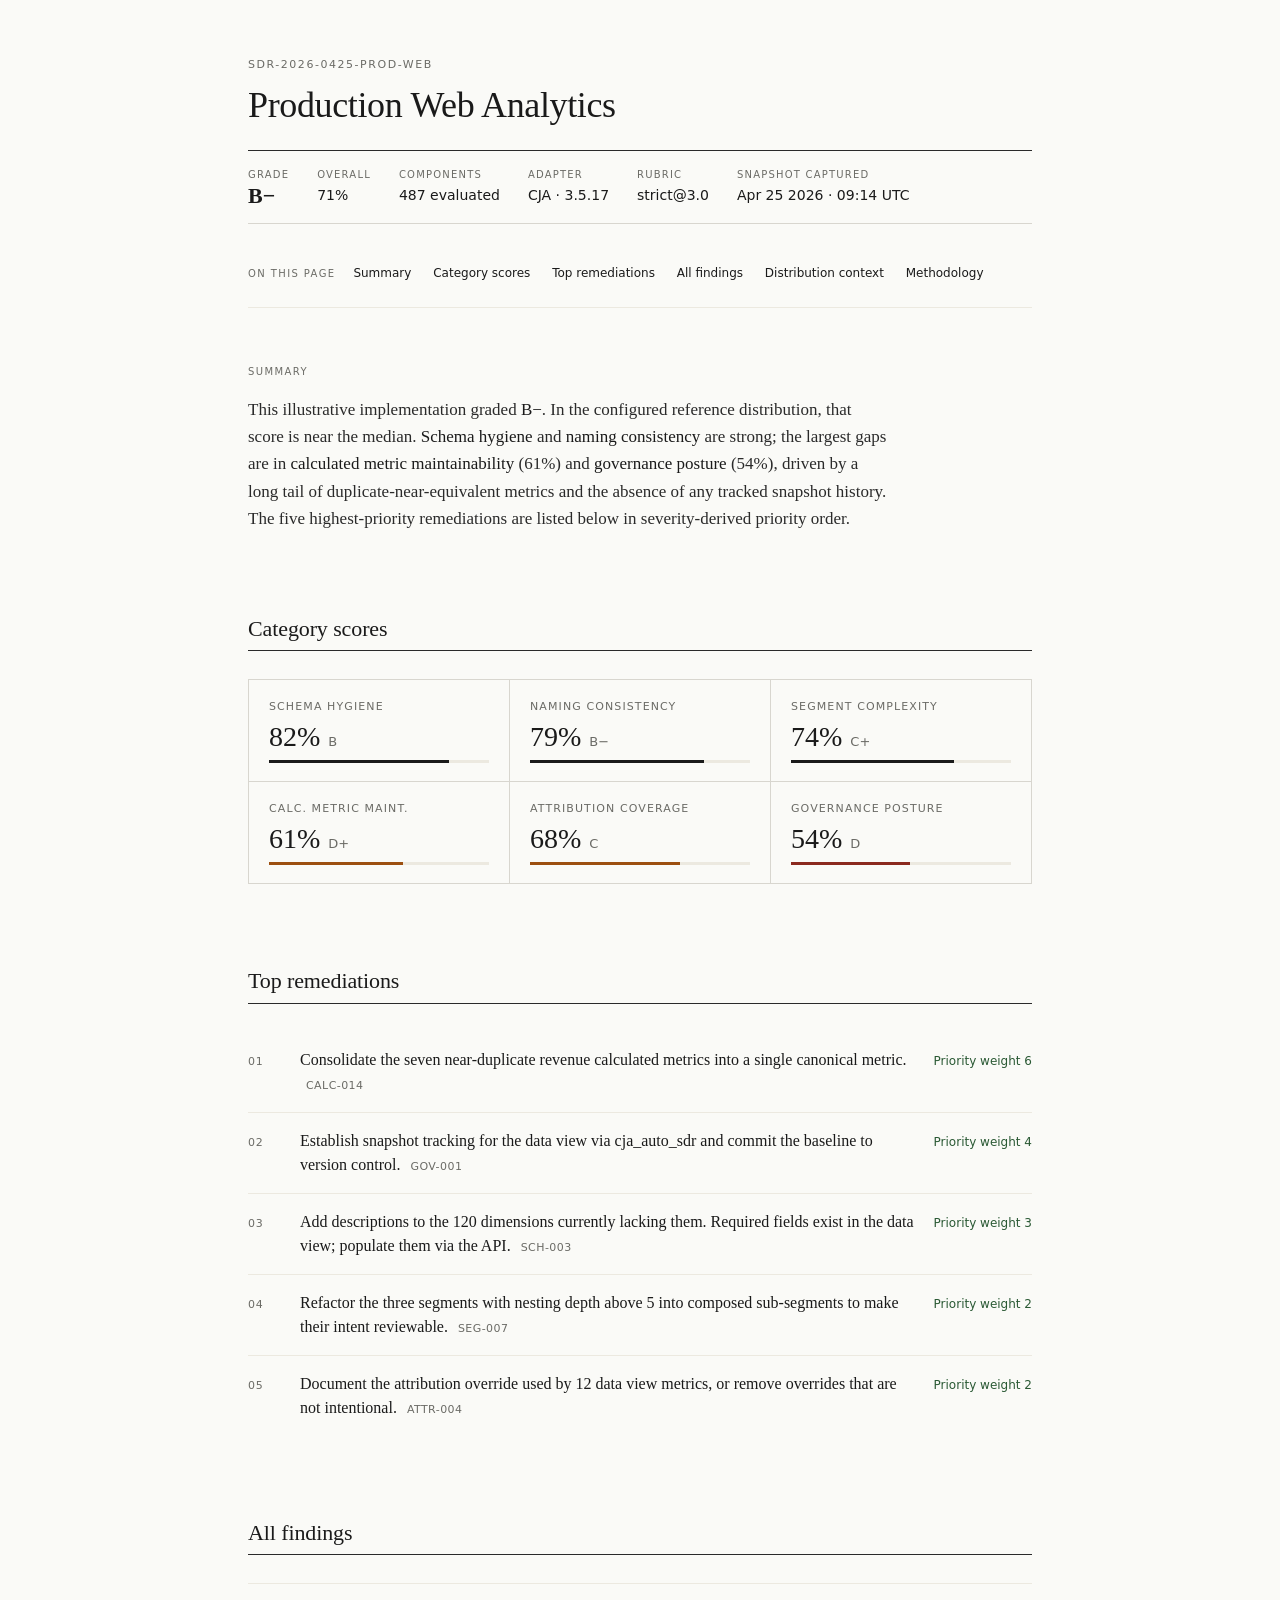
<file: examples/templated-report.html>
<!DOCTYPE html>
<html lang="en" data-color-pack="default">
<head>
<meta charset="utf-8">
<meta name="viewport" content="width=device-width, initial-scale=1">
<meta http-equiv="Content-Security-Policy" content="default-src 'none'; style-src 'unsafe-inline'; img-src 'none'; media-src 'none'; object-src 'none'; frame-src 'none'; connect-src 'none'; base-uri 'none'; form-action 'none'">
<meta name="referrer" content="no-referrer">
<title>SDR-2026-0425-PROD-WEB — Production Web Analytics</title>
<style>/* ---------- Reset & base ---------- */
*, *::before, *::after { box-sizing: border-box; }
html { -webkit-text-size-adjust: 100%; }
body {
  margin: 0;
  font-family: "Charter", "Iowan Old Style", "Source Serif Pro", Georgia, "Times New Roman", serif;
  font-size: 16px;
  line-height: 1.55;
  color: var(--sdr-text-primary);
  background: var(--sdr-surface-page);
  -webkit-font-smoothing: antialiased;
  -moz-osx-font-smoothing: grayscale;
}
.ui {
  font-family: "Söhne", "Inter", -apple-system, BlinkMacSystemFont, "Segoe UI", sans-serif;
}
.mono {
  font-family: "JetBrains Mono", "SF Mono", "Menlo", "Consolas", monospace;
}

/* ---------- Layout ---------- */
.page {
  max-width: 880px;
  margin: 0 auto;
  padding: 56px 48px 96px;
}
@media (max-width: 720px) {
  .page { padding: 32px 20px 64px; }
}

/* ---------- Eyebrow + Title ---------- */
.eyebrow {
  font-family: "Söhne", "Inter", system-ui, sans-serif;
  font-size: 11px;
  font-weight: 500;
  letter-spacing: 0.14em;
  text-transform: uppercase;
  color: var(--sdr-text-muted);
  margin-bottom: 12px;
}
h1 {
  font-family: "Charter", "Iowan Old Style", Georgia, serif;
  font-weight: 500;
  font-size: 36px;
  line-height: 1.15;
  letter-spacing: -0.01em;
  margin: 0 0 24px 0;
}

/* ---------- Metadata strip ---------- */
.meta-strip {
  display: flex;
  flex-wrap: wrap;
  gap: 28px;
  padding: 16px 0;
  border-top: 1px solid var(--sdr-report-text-secondary);
  border-bottom: 1px solid var(--sdr-border-default);
  margin-bottom: 40px;
  font-family: "Söhne", "Inter", system-ui, sans-serif;
  font-size: 13px;
}
.meta-strip .item { display: flex; flex-direction: column; gap: 2px; }
.meta-strip .label {
  font-size: 10px;
  letter-spacing: 0.12em;
  text-transform: uppercase;
  color: var(--sdr-text-muted);
  font-weight: 500;
}
.meta-strip .value { font-size: 14px; color: var(--sdr-text-primary); font-weight: 500; }
.meta-strip .grade-cell .value {
  font-family: "Charter", Georgia, serif;
  font-size: 22px;
  font-weight: 600;
  line-height: 1;
}

/* ---------- On this page ---------- */
nav.toc {
  font-family: "Söhne", "Inter", system-ui, sans-serif;
  font-size: 12px;
  color: var(--sdr-text-muted);
  margin-bottom: 56px;
  padding-bottom: 24px;
  border-bottom: 1px solid var(--sdr-surface-emphasis);
}
nav.toc .label {
  font-size: 10px;
  letter-spacing: 0.14em;
  text-transform: uppercase;
  margin-right: 14px;
  color: var(--sdr-text-muted);
}
nav.toc a {
  color: var(--sdr-text-primary);
  text-decoration: none;
  margin-right: 18px;
  border-bottom: 1px solid transparent;
  transition: border-color 0.15s;
}
nav.toc a:hover { border-bottom-color: var(--sdr-text-primary); }

/* ---------- TL;DR ---------- */
.tldr {
  font-family: "Söhne", "Inter", system-ui, sans-serif;
  font-size: 10px;
  letter-spacing: 0.14em;
  text-transform: uppercase;
  color: var(--sdr-text-muted);
  font-weight: 500;
  margin-bottom: 12px;
}
.tldr-body {
  font-size: 17px;
  line-height: 1.6;
  color: var(--sdr-report-text-secondary);
  margin-bottom: 56px;
  max-width: 640px;
}
.tldr-body strong { color: var(--sdr-text-primary); font-weight: 500; }

/* ---------- Section headings ---------- */
h2 {
  font-family: "Charter", Georgia, serif;
  font-weight: 500;
  font-size: 22px;
  letter-spacing: -0.005em;
  margin: 0 0 4px 0;
  padding-top: 24px;
}
.section-rule { height: 1px; background: var(--sdr-report-text-secondary); margin: 0 0 28px 0; }
section { margin-bottom: 56px; }

/* ---------- Category grid ---------- */
.category-grid {
  display: grid;
  grid-template-columns: repeat(auto-fit, minmax(220px, 1fr));
  gap: 1px;
  background: var(--sdr-border-default);
  border: 1px solid var(--sdr-border-default);
  margin-bottom: 8px;
}
.cat {
  background: var(--sdr-surface-page);
  padding: 18px 20px;
  font-family: "Söhne", "Inter", system-ui, sans-serif;
}
.cat .name {
  font-size: 11px;
  letter-spacing: 0.1em;
  text-transform: uppercase;
  color: var(--sdr-text-muted);
  font-weight: 500;
  margin-bottom: 8px;
}
.cat .score { display: flex; align-items: baseline; gap: 8px; margin-bottom: 8px; }
.cat .pct {
  font-family: "Charter", Georgia, serif;
  font-size: 28px;
  font-weight: 500;
  line-height: 1;
  color: var(--sdr-text-primary);
}
.cat .sub { font-size: 13px; color: var(--sdr-text-muted); font-weight: 500; }
.cat .bar { height: 3px; background: var(--sdr-surface-emphasis); position: relative; overflow: hidden; }
.cat .bar > span { display: block; height: 100%; background: var(--sdr-chart-primary); }
.cat .bar.warn > span { background: var(--sdr-report-severity-high); }
.cat .bar.crit > span { background: var(--sdr-report-severity-critical); }

/* ---------- Remediations ---------- */
ol.remediations { list-style: none; counter-reset: rem; padding: 0; margin: 0; }
ol.remediations li {
  counter-increment: rem;
  display: grid;
  grid-template-columns: 36px 1fr auto;
  gap: 16px;
  align-items: baseline;
  padding: 16px 0;
  border-bottom: 1px solid var(--sdr-surface-emphasis);
}
ol.remediations li:last-child { border-bottom: 0; }
ol.remediations li::before {
  content: counter(rem, decimal-leading-zero);
  font-family: "Söhne", "Inter", system-ui, sans-serif;
  font-size: 11px;
  color: var(--sdr-text-muted);
  letter-spacing: 0.06em;
}
ol.remediations .text { font-size: 16px; line-height: 1.5; color: var(--sdr-text-primary); }
ol.remediations .text .ref {
  font-family: "Söhne", "Inter", system-ui, sans-serif;
  font-size: 11px;
  color: var(--sdr-text-muted);
  letter-spacing: 0.04em;
  margin-left: 6px;
}
ol.remediations .priority-weight {
  font-family: "Söhne", "Inter", system-ui, sans-serif;
  font-size: 12px;
  color: var(--sdr-report-change-added);
  white-space: nowrap;
  font-weight: 500;
}

/* ---------- Findings ---------- */
.finding {
  padding: 24px 0;
  border-bottom: 1px solid var(--sdr-surface-emphasis);
  content-visibility: auto;
  /* 320px ≈ median finding height; `auto` self-corrects after first render */
  contain-intrinsic-size: auto 320px;
}
.finding:first-of-type { border-top: 1px solid var(--sdr-surface-emphasis); }
.finding-head {
  display: flex;
  flex-wrap: wrap;
  gap: 10px;
  align-items: center;
  margin-bottom: 12px;
  font-family: "Söhne", "Inter", system-ui, sans-serif;
  font-size: 12px;
  letter-spacing: 0.04em;
}
.finding-id {
  font-family: "JetBrains Mono", monospace;
  font-size: 11px;
  color: var(--sdr-text-muted);
  font-weight: 500;
}
.sev {
  font-size: 10px;
  letter-spacing: 0.12em;
  text-transform: uppercase;
  padding: 2px 7px;
  font-weight: 600;
  border: 1px solid currentColor;
}
.sev.crit { color: var(--sdr-report-severity-critical); }
.sev.high { color: var(--sdr-report-severity-high); }
.sev.med { color: var(--sdr-report-severity-medium); }
.sev.low { color: var(--sdr-report-severity-low); }
.finding-cat { color: var(--sdr-text-muted); font-size: 11px; letter-spacing: 0.06em; }
.finding-title {
  font-family: "Charter", Georgia, serif;
  font-size: 18px;
  font-weight: 500;
  line-height: 1.35;
  margin: 0 0 12px 0;
  color: var(--sdr-text-primary);
}
.finding-body { font-size: 15px; line-height: 1.6; color: var(--sdr-report-text-secondary); max-width: 640px; }
.finding-body p { margin: 0 0 12px 0; }
.finding-body p:last-child { margin-bottom: 0; }
.finding-section-label {
  font-family: "Söhne", "Inter", system-ui, sans-serif;
  font-size: 10px;
  letter-spacing: 0.14em;
  text-transform: uppercase;
  color: var(--sdr-text-muted);
  font-weight: 500;
  margin: 16px 0 6px 0;
}
.components-list {
  font-family: "JetBrains Mono", monospace;
  font-size: 13px;
  color: var(--sdr-report-text-secondary);
  line-height: 1.7;
  background: var(--sdr-report-surface-code);
  padding: 12px 16px;
  border-left: 2px solid var(--sdr-report-border-code);
  margin: 0;
  white-space: pre;
  overflow-x: auto;
}
pre.code {
  font-family: "JetBrains Mono", monospace;
  font-size: 12.5px;
  line-height: 1.55;
  background: var(--sdr-report-surface-code);
  padding: 14px 16px;
  border-left: 2px solid var(--sdr-report-border-code);
  overflow-x: auto;
  margin: 8px 0 0 0;
  color: var(--sdr-report-text-secondary);
}
.finding-actions {
  margin-top: 14px;
  font-family: "Söhne", "Inter", system-ui, sans-serif;
  font-size: 12px;
  color: var(--sdr-text-muted);
}
.finding-actions a {
  color: var(--sdr-text-muted);
  text-decoration: none;
  border-bottom: 1px solid var(--sdr-border-default);
  margin-right: 18px;
  padding-bottom: 1px;
}
.finding-actions a:hover { color: var(--sdr-text-primary); border-bottom-color: var(--sdr-text-primary); }

/* ---------- Distribution ---------- */
.dist {
  display: grid;
  grid-template-columns: 1fr 1fr;
  gap: 32px 48px;
  font-family: "Söhne", "Inter", system-ui, sans-serif;
  font-size: 13px;
}
@media (max-width: 600px) { .dist { grid-template-columns: 1fr; } }
.dist .row { display: flex; flex-direction: column; gap: 10px; }
.dist .label {
  font-size: 10px;
  letter-spacing: 0.14em;
  text-transform: uppercase;
  color: var(--sdr-text-muted);
  font-weight: 500;
}
.dist svg { display: block; }

/* ---------- Skipped ---------- */
.skipped {
  background: var(--sdr-report-surface-code);
  padding: 18px 22px;
  font-family: "Söhne", "Inter", system-ui, sans-serif;
  font-size: 13px;
  line-height: 1.6;
  color: var(--sdr-report-severity-low);
  border-left: 2px solid var(--sdr-report-border-code);
}
.skipped strong { font-weight: 500; color: var(--sdr-text-primary); }
.skipped ul { margin: 8px 0 0 0; padding-left: 18px; }
.skipped li { margin-bottom: 4px; }

/* ---------- Provenance ---------- */
.provenance {
  margin-top: 80px;
  padding-top: 24px;
  border-top: 1px solid var(--sdr-border-default);
  font-family: "Söhne", "Inter", system-ui, sans-serif;
  font-size: 12px;
  line-height: 1.7;
  color: var(--sdr-text-muted);
}
.provenance a { color: var(--sdr-text-muted); text-decoration: underline; text-decoration-color: var(--sdr-border-default); }
.provenance a:hover { color: var(--sdr-text-primary); }

/* ---------- Print ---------- */
@media print {
  body {
    color: var(--sdr-print-foreground);
    background: var(--sdr-print-background);
  }
  .page { max-width: none; padding: 0.6in; }
  .finding {
    break-inside: avoid;
    content-visibility: visible;
    border-color: var(--sdr-print-border);
  }
  .cat { break-inside: avoid; background: var(--sdr-print-background); }
  .meta-strip,
  .category-grid,
  .provenance,
  .trend-table th,
  .trend-table td { border-color: var(--sdr-print-border); }
  .category-grid { background: var(--sdr-print-border); }
  .section-rule { background: var(--sdr-print-border); }
  .sev { color: var(--sdr-print-foreground); }
  nav.toc { display: none; }
  .finding-actions { display: none; }
}

:root {
  --sdr-surface-page: #FAFAF7;
  --sdr-surface-panel: #FFFFFF;
  --sdr-surface-subtle: #F5F3EB;
  --sdr-surface-emphasis: #ECE9E0;
  --sdr-text-primary: #1A1A1A;
  --sdr-text-muted: #6B6B66;
  --sdr-text-inverse: #FFFFFF;
  --sdr-border-default: #D8D6CF;
  --sdr-border-strong: #8A8A82;
  --sdr-focus-ring: #3A5E5E;
  --sdr-accent-primary: #4A6F6F;
  --sdr-accent-secondary: #6A4F30;
  --sdr-component-metric: #2A2A2A;
  --sdr-component-dimension: #4A6F6F;
  --sdr-component-derived-field: #5E6B78;
  --sdr-component-segment: #8A6A4A;
  --sdr-component-calculated-metric: #806A00;
  --sdr-severity-critical: #8C4A3F;
  --sdr-severity-high: #9C4F10;
  --sdr-severity-medium: #806A00;
  --sdr-severity-low: #3D6B4F;
  --sdr-change-added: #3D6B4F;
  --sdr-change-modified: #806A00;
  --sdr-change-removed: #8C4A3F;
  --sdr-chart-primary: #1A1A1A;
  --sdr-chart-secondary: #4A6F6F;
  --sdr-chart-grid: #8A8A82;
  --sdr-chart-axis: #6B6B66;
  --sdr-print-foreground: #1A1A1A;
  --sdr-print-background: #FFFFFF;
  --sdr-print-border: #8A8A82;
}
:root {
  --sdr-report-text-secondary: #2A2A2A;
  --sdr-report-severity-critical: #8B2A1F;
  --sdr-report-severity-high: #9C4F10;
  --sdr-report-severity-medium: #6B6B1A;
  --sdr-report-severity-low: #4A4A4A;
  --sdr-report-change-added: #2A5934;
  --sdr-report-surface-code: #F3F1E8;
  --sdr-report-border-code: #C9C5B6;
  --sdr-report-trend-up: #355C2C;
  --sdr-report-trend-down: #8B2A1F;
  --sdr-report-trend-flat: #6B6B66;
  --sdr-report-trend-card: #F3F1EA;
  --sdr-report-chart-grid: #D8D6CF;
  --sdr-report-chart-secondary: #8A8A82;
}
</style>
</head>
<body>
<main class="page">

  
  <div class="eyebrow">SDR-2026-0425-PROD-WEB</div>
  <h1>Production Web Analytics</h1>

  
  <div class="meta-strip">
    <div class="item grade-cell">
      <span class="label">Grade</span>
      <span class="value">B−</span>
    </div>
    <div class="item">
      <span class="label">Overall</span>
      <span class="value">71%</span>
    </div>
    <div class="item">
      <span class="label">Components</span>
      <span class="value">487 evaluated</span>
    </div>
    <div class="item">
      <span class="label">Adapter</span>
      <span class="value">CJA · 3.5.17</span>
    </div>
    <div class="item">
      <span class="label">Rubric</span>
      <span class="value">strict@3.0</span>
    </div>
    <div class="item">
      <span class="label">Snapshot captured</span>
      <span class="value">Apr 25 2026 · 09:14 UTC</span>
    </div>
  </div>

  
  <nav class="toc">
    <span class="label">On this page</span>
    <a href="#tldr">Summary</a>
    <a href="#categories">Category scores</a>
    <a href="#remediations">Top remediations</a>
    <a href="#findings">All findings</a>
    <a href="#distribution">Distribution context</a>
    <a href="#methodology">Methodology</a>
  </nav>

  
  <section id="tldr">
    <div class="tldr">Summary</div>
    <p class="tldr-body">This illustrative implementation graded <strong>B−</strong>. In the configured reference distribution, that score is near the median. <strong>Schema hygiene</strong> and <strong>naming consistency</strong> are strong; the largest gaps are in <strong>calculated metric maintainability</strong> (61%) and <strong>governance posture</strong> (54%), driven by a long tail of duplicate-near-equivalent metrics and the absence of any tracked snapshot history. The five highest-priority remediations are listed below in severity-derived priority order.</p>
  </section>

  
  <section id="categories">
    <h2>Category scores</h2>
    <div class="section-rule"></div>

    <div class="category-grid">
      
      <div class="cat">
        <div class="name">Schema hygiene</div>
        <div class="score">
          <span class="pct">82%</span>
          <span class="sub">B</span>
        </div>
        <div class="bar">
          <span style="width:82%"></span>
        </div>
      </div>
      
      <div class="cat">
        <div class="name">Naming consistency</div>
        <div class="score">
          <span class="pct">79%</span>
          <span class="sub">B−</span>
        </div>
        <div class="bar">
          <span style="width:79%"></span>
        </div>
      </div>
      
      <div class="cat">
        <div class="name">Segment complexity</div>
        <div class="score">
          <span class="pct">74%</span>
          <span class="sub">C+</span>
        </div>
        <div class="bar">
          <span style="width:74%"></span>
        </div>
      </div>
      
      <div class="cat">
        <div class="name">Calc. metric maint.</div>
        <div class="score">
          <span class="pct">61%</span>
          <span class="sub">D+</span>
        </div>
        <div class="bar warn">
          <span style="width:61%"></span>
        </div>
      </div>
      
      <div class="cat">
        <div class="name">Attribution coverage</div>
        <div class="score">
          <span class="pct">68%</span>
          <span class="sub">C</span>
        </div>
        <div class="bar warn">
          <span style="width:68%"></span>
        </div>
      </div>
      
      <div class="cat">
        <div class="name">Governance posture</div>
        <div class="score">
          <span class="pct">54%</span>
          <span class="sub">D</span>
        </div>
        <div class="bar crit">
          <span style="width:54%"></span>
        </div>
      </div>
      
    </div>
  </section>

  
  <section id="remediations">
    <h2>Top remediations</h2>
    <div class="section-rule"></div>

    <ol class="remediations">
      
      <li>
        <span class="text">
          Consolidate the seven near-duplicate revenue calculated metrics into a single canonical metric.
          <span class="ref">CALC-014</span>
        </span>
        <span class="priority-weight">Priority weight 6</span>
      </li>
      
      <li>
        <span class="text">
          Establish snapshot tracking for the data view via cja_auto_sdr and commit the baseline to version control.
          <span class="ref">GOV-001</span>
        </span>
        <span class="priority-weight">Priority weight 4</span>
      </li>
      
      <li>
        <span class="text">
          Add descriptions to the 120 dimensions currently lacking them. Required fields exist in the data view; populate them via the API.
          <span class="ref">SCH-003</span>
        </span>
        <span class="priority-weight">Priority weight 3</span>
      </li>
      
      <li>
        <span class="text">
          Refactor the three segments with nesting depth above 5 into composed sub-segments to make their intent reviewable.
          <span class="ref">SEG-007</span>
        </span>
        <span class="priority-weight">Priority weight 2</span>
      </li>
      
      <li>
        <span class="text">
          Document the attribution override used by 12 data view metrics, or remove overrides that are not intentional.
          <span class="ref">ATTR-004</span>
        </span>
        <span class="priority-weight">Priority weight 2</span>
      </li>
      
    </ol>
  </section>

  
  <section id="findings">
    <h2>All findings</h2>
    <div class="section-rule"></div>

    
    <article class="finding" id="finding-calc-014">
      <div class="finding-head">
        <span class="finding-id">CALC-014</span>
        <span class="sev high">High</span>
        <span class="finding-cat">calculated metric maintainability</span>
      </div>
      <h3 class="finding-title">Seven near-duplicate revenue calculated metrics detected</h3>
      <div class="finding-body">
        
          
            <p>Jaccard similarity across calculated metric formulas identified seven metrics with ≥ 0.85 formula overlap that all compute revenue per visit, with minor variations in attribution model and allocation. They appear to be the result of independent authors solving the same problem without coordination.</p>
          
        
          
            <div class="finding-section-label">Affected components (7)</div>
<pre class="components-list">cm_revenue_per_visit              author: r.kim@      created: 2024-03-12
cm_rev_per_visit_v2               author: a.patel@    created: 2024-08-04
cm_revpv_lasttouch                author: r.kim@      created: 2024-11-19
cm_rev_visit_linear               author: m.chen@     created: 2025-01-22
cm_revenue_visit_corrected        author: a.patel@    created: 2025-04-08
cm_rpv_marketing                  author: l.gomez@    created: 2025-09-15
cm_rev_per_visit_final            author: r.kim@      created: 2026-02-03
</pre>
          
        
          
            <div class="finding-section-label">Why this matters</div>
            <p>Near-duplicate metrics produce subtly different numbers in different reports, which surfaces as &ldquo;the dashboards disagree&rdquo; complaints from executives. They also create maintenance debt: when the underlying definition needs to change, all seven must be updated in lockstep, and inevitably one is missed.</p>
          
        
          
            <div class="finding-section-label">How to remediate</div>
            <p>Designate one canonical metric, document its attribution and allocation choices, and update downstream Workspace projects to reference it. Deprecate the others by tagging them with a sunset date and reviewing downstream references before retirement.</p>
          
        
      </div>
      
      <div class="finding-actions">
        <a href="#remediations">Review remediation plan</a><a href="#methodology">Review methodology</a>
      </div>
      
    </article>
    
    <article class="finding" id="finding-gov-001">
      <div class="finding-head">
        <span class="finding-id">GOV-001</span>
        <span class="sev high">High</span>
        <span class="finding-cat">governance posture</span>
      </div>
      <h3 class="finding-title">No snapshot history detected for this data view</h3>
      <div class="finding-body">
        
          
            <p>The grader could not locate any prior snapshots of this data view in the configured snapshot directory. Without snapshot history, configuration changes cannot be diffed, drift cannot be detected, and audit trails are unavailable for compliance review.</p>
          
        
          
            <div class="finding-section-label">How to remediate</div>
            
          
        
          
<pre class="code">cja_auto_sdr dv_prod_web --include-all-inventory --format json --output snapshots/snapshot_2026-04-25.json
sdr-grader snapshots/ --trend --output snapshots/trend.html</pre>
          
        
          
            <p>Store dated snapshots in version control and schedule the same supported export command at an interval appropriate for the project.</p>
          
        
      </div>
      
      <div class="finding-actions">
        <a href="#remediations">Review remediation plan</a><a href="#methodology">Review methodology</a>
      </div>
      
    </article>
    
    <article class="finding" id="finding-sch-003">
      <div class="finding-head">
        <span class="finding-id">SCH-003</span>
        <span class="sev med">Medium</span>
        <span class="finding-cat">schema hygiene</span>
      </div>
      <h3 class="finding-title">120 dimensions lack descriptions</h3>
      <div class="finding-body">
        
          
            <p>120 dimensions in this data view have empty <span class="mono">description</span> fields. Descriptions are the primary way new analysts and AI agents understand what a component measures; missing descriptions force readers to infer intent from names alone, which is frequently wrong.</p>
          
        
          
            <div class="finding-section-label">Distribution</div>
            <p>Dimensions: 120 of 203 missing (59%). The strict@3.0 rubric threshold is 56%.</p>
          
        
          
            <div class="finding-section-label">How to remediate</div>
            <p>Use the component IDs reported above to populate descriptions via the data view API. Establish a CI check that fails new components added without descriptions.</p>
          
        
      </div>
      
      <div class="finding-actions">
        <a href="#remediations">Review remediation plan</a><a href="#methodology">Review methodology</a>
      </div>
      
    </article>
    
    <article class="finding" id="finding-seg-007">
      <div class="finding-head">
        <span class="finding-id">SEG-007</span>
        <span class="sev med">Medium</span>
        <span class="finding-cat">segment complexity</span>
      </div>
      <h3 class="finding-title">Three segments exceed nesting depth threshold</h3>
      <div class="finding-body">
        
          
            <p>The rubric flags segments with container nesting depth above 5 as difficult to review. Three segments in this data view exceed that threshold; the deepest reaches depth 8.</p>
          
        
          
            <div class="finding-section-label">Affected components (3)</div>
<pre class="components-list">seg_qualified_lead_v3             depth: 8     containers: event/session/person mixed
seg_high_intent_returning         depth: 6     containers: session/event nested
seg_b2b_account_engaged           depth: 6     containers: event/session mixed
</pre>
          
        
          
            <div class="finding-section-label">Why this matters</div>
            <p>Deep nesting makes intent illegible. Reviewers cannot easily tell whether the segment matches what its name implies, and small definitional changes have unpredictable population effects.</p>
          
        
          
            <div class="finding-section-label">How to remediate</div>
            <p>Decompose each segment into composed sub-segments, named for what each layer captures. The surface segment then becomes a shallow combination of well-named pieces, each independently reviewable.</p>
          
        
      </div>
      
      <div class="finding-actions">
        <a href="#remediations">Review remediation plan</a><a href="#methodology">Review methodology</a>
      </div>
      
    </article>
    
    <article class="finding" id="finding-attr-004">
      <div class="finding-head">
        <span class="finding-id">ATTR-004</span>
        <span class="sev med">Medium</span>
        <span class="finding-cat">attribution coverage</span>
      </div>
      <h3 class="finding-title">12 data view metrics use attribution overrides without documentation</h3>
      <div class="finding-body">
        
          
            <p>Twelve data view metrics configure an attribution override, but their descriptions do not identify the model or explain why the override is appropriate.</p>
          
        
          
            <div class="finding-section-label">How to remediate</div>
            <p>Update each metric description to name the configured attribution model and its purpose, or remove an override that is not intentional.</p>
          
        
      </div>
      
      <div class="finding-actions">
        <a href="#remediations">Review remediation plan</a><a href="#methodology">Review methodology</a>
      </div>
      
    </article>
    
    <article class="finding" id="finding-name-001">
      <div class="finding-head">
        <span class="finding-id">NAME-001</span>
        <span class="sev low">Low</span>
        <span class="finding-cat">naming consistency</span>
      </div>
      <h3 class="finding-title">Inconsistent prefix convention in custom dimensions</h3>
      <div class="finding-body">
        
          
            <p>73% of custom dimensions follow the <span class="mono">c_</span> prefix convention. The rubric expects ≥ 80%. Four components diverge from the established pattern.</p>
          
        
          
            <div class="finding-section-label">Affected components (4)</div>
<pre class="components-list">product_category          (expected: c_product_category)
user_segment              (expected: c_user_segment)
cart_value_band           (expected: c_cart_value_band)
last_search_term          (expected: c_last_search_term)
</pre>
          
        
          
            <div class="finding-section-label">How to remediate</div>
            <p>Rename the four affected components via the data view API. Document the prefix convention in the SDR for future contributors.</p>
          
        
      </div>
      
      <div class="finding-actions">
        <a href="#remediations">Review remediation plan</a><a href="#methodology">Review methodology</a>
      </div>
      
    </article>
    
  </section>

  
  
  <section id="distribution">
    <h2>Distribution context</h2>
    <div class="section-rule"></div>
    <div class="dist">
      
      <div class="row">
        <div class="label">Overall score vs reference distribution</div>
        <svg viewBox="0 0 400 60" xmlns="http://www.w3.org/2000/svg" role="img" aria-label="Distribution">
  <g font-family="Söhne, Inter, sans-serif">
  <line x1="0" y1="40" x2="400" y2="40" stroke="#8A8A82" stroke-width="1"/>
  <line x1="0" y1="38" x2="0" y2="42" stroke="#6B6B66"/>
  <line x1="100" y1="38" x2="100" y2="42" stroke="#6B6B66"/>
  <line x1="200" y1="38" x2="200" y2="42" stroke="#6B6B66"/>
  <line x1="300" y1="38" x2="300" y2="42" stroke="#6B6B66"/>
  <line x1="400" y1="38" x2="400" y2="42" stroke="#6B6B66"/>
  <text x="0" y="55" font-size="9" fill="#6B6B66">0</text>
  <text x="100" y="55" font-size="9" fill="#6B6B66">25</text>
  <text x="200" y="55" font-size="9" fill="#6B6B66">50</text>
  <text x="300" y="55" font-size="9" fill="#6B6B66">75</text>
  <text x="396" y="55" font-size="9" text-anchor="end" fill="#6B6B66">100</text>
  <rect x="216" y="30" width="100" height="20" fill="#8A8A82"/>
  <line x1="268" y1="26" x2="268" y2="54" stroke="#6B6B66" stroke-width="1.5"/>
  <text x="268" y="22" font-size="9" text-anchor="middle" fill="#6B6B66">median 67</text>
  <line x1="284" y1="20" x2="284" y2="50" stroke="#1A1A1A" stroke-width="2"/>
  <circle cx="284" cy="40" r="4" fill="#1A1A1A"/>
  <text x="284" y="14" font-size="10" font-weight="600" text-anchor="middle" fill="#1A1A1A">you · 71</text>
  </g>
</svg>
      </div>
      
      <div class="row">
        <div class="label">Category scores vs median (n = 142 instances)</div>
        <svg viewBox="0 0 400 150" xmlns="http://www.w3.org/2000/svg" role="img" aria-label="Category comparison">
  <g font-family="Söhne, Inter, sans-serif">
  <g font-size="10" fill="#1A1A1A">
  <text x="0" y="16">Schema hygiene</text>
  <line x1="140" y1="13" x2="380" y2="13" stroke="#8A8A82"/>
  <line x1="140" y1="13" x2="336.79999999999995" y2="13" stroke="#1A1A1A" stroke-width="3"/>
  <circle cx="336.79999999999995" cy="13" r="3" fill="#1A1A1A"/>
  <line x1="310.4" y1="9" x2="310.4" y2="17" stroke="#6B6B66"/>
  <text x="0" y="36">Naming</text>
  <line x1="140" y1="33" x2="380" y2="33" stroke="#8A8A82"/>
  <line x1="140" y1="33" x2="329.6" y2="33" stroke="#1A1A1A" stroke-width="3"/>
  <circle cx="329.6" cy="33" r="3" fill="#1A1A1A"/>
  <line x1="315.2" y1="29" x2="315.2" y2="37" stroke="#6B6B66"/>
  <text x="0" y="56">Seg. complexity</text>
  <line x1="140" y1="53" x2="380" y2="53" stroke="#8A8A82"/>
  <line x1="140" y1="53" x2="317.6" y2="53" stroke="#1A1A1A" stroke-width="3"/>
  <circle cx="317.6" cy="53" r="3" fill="#1A1A1A"/>
  <line x1="324.8" y1="49" x2="324.8" y2="57" stroke="#6B6B66"/>
  <text x="0" y="76">Calc. metric maint.</text>
  <line x1="140" y1="73" x2="380" y2="73" stroke="#8A8A82"/>
  <line x1="140" y1="73" x2="286.4" y2="73" stroke="#9C4F10" stroke-width="3"/>
  <circle cx="286.4" cy="73" r="3" fill="#9C4F10"/>
  <line x1="312.79999999999995" y1="69" x2="312.79999999999995" y2="77" stroke="#6B6B66"/>
  <text x="0" y="96">Attribution</text>
  <line x1="140" y1="93" x2="380" y2="93" stroke="#8A8A82"/>
  <line x1="140" y1="93" x2="303.20000000000005" y2="93" stroke="#9C4F10" stroke-width="3"/>
  <circle cx="303.20000000000005" cy="93" r="3" fill="#9C4F10"/>
  <line x1="303.20000000000005" y1="89" x2="303.20000000000005" y2="97" stroke="#6B6B66"/>
  <text x="0" y="116">Governance</text>
  <line x1="140" y1="113" x2="380" y2="113" stroke="#8A8A82"/>
  <line x1="140" y1="113" x2="269.6" y2="113" stroke="#8C4A3F" stroke-width="3"/>
  <circle cx="269.6" cy="113" r="3" fill="#8C4A3F"/>
  <line x1="284.0" y1="109" x2="284.0" y2="117" stroke="#6B6B66"/>
  </g>
  <text x="140" y="145" font-size="9" fill="#6B6B66">0</text>
  <text x="378" y="145" font-size="9" text-anchor="end" fill="#6B6B66">100</text>
  <text x="380" y="9" font-size="9" text-anchor="end" fill="#6B6B66">▌ median</text>
  </g>
</svg>
      </div>
      
    </div>
  </section>
  

  
  <section id="methodology">
    <h2>Methodology</h2>
    <div class="section-rule"></div>

    <div class="finding-body" style="max-width: 720px;">
      
        <p>This illustrative grade was produced by <span class="mono">sdr-grader</span> using the <span class="mono">strict@3.0</span> rubric pack. The default CJA inventory contains 27 rules across six active categories; six are represented by findings in this report. Each rule contributes to a category subtotal weighted by severity (critical: 4, high: 3, medium: 2, low: 1). Category subtotals roll up to the overall score using the category weights defined in the rubric pack.</p>
      
        <p>The grader is rule-based and deterministic — the same input always produces the same grade. Findings carry stable rule IDs that can be checked against the rubric documentation and rule definitions in the sdr-grader repository. Rules can be suppressed or reweighted via a project-level <span class="mono">.sdr-grader.yaml</span>.</p>
      

      
      <div class="finding-section-label">Skipped rules</div>
      <div class="skipped">
        <strong>2 rules skipped during this run:</strong>
        <ul>
          
          <li><span class="mono">CALC-001 · SEG-005</span> — Suppressed by the demo project&#39;s example configuration to reflect an accepted legacy documentation backlog.</li>
          
        </ul>
      </div>
      
    </div>
  </section>

  
  <div class="provenance">
    Generated by <a href="https://github.com/brian-a-au/sdr-grader">sdr-grader v1.7.2</a>
    against snapshot <span class="mono">2026-04-25T09:14:00Z</span>.
    Rubric: <span class="mono">strict@3.0</span>.
    Adapter: <span class="mono">cja_auto_sdr@3.5.17</span>.
    Color pack: default.
    487 components evaluated; 0 components skipped
    .
    Source: <a href="https://github.com/brian-a-au/sdr-grader">github.com/brian-a-au/sdr-grader</a>.
  </div>

</main>
</body>
</html>
</file>
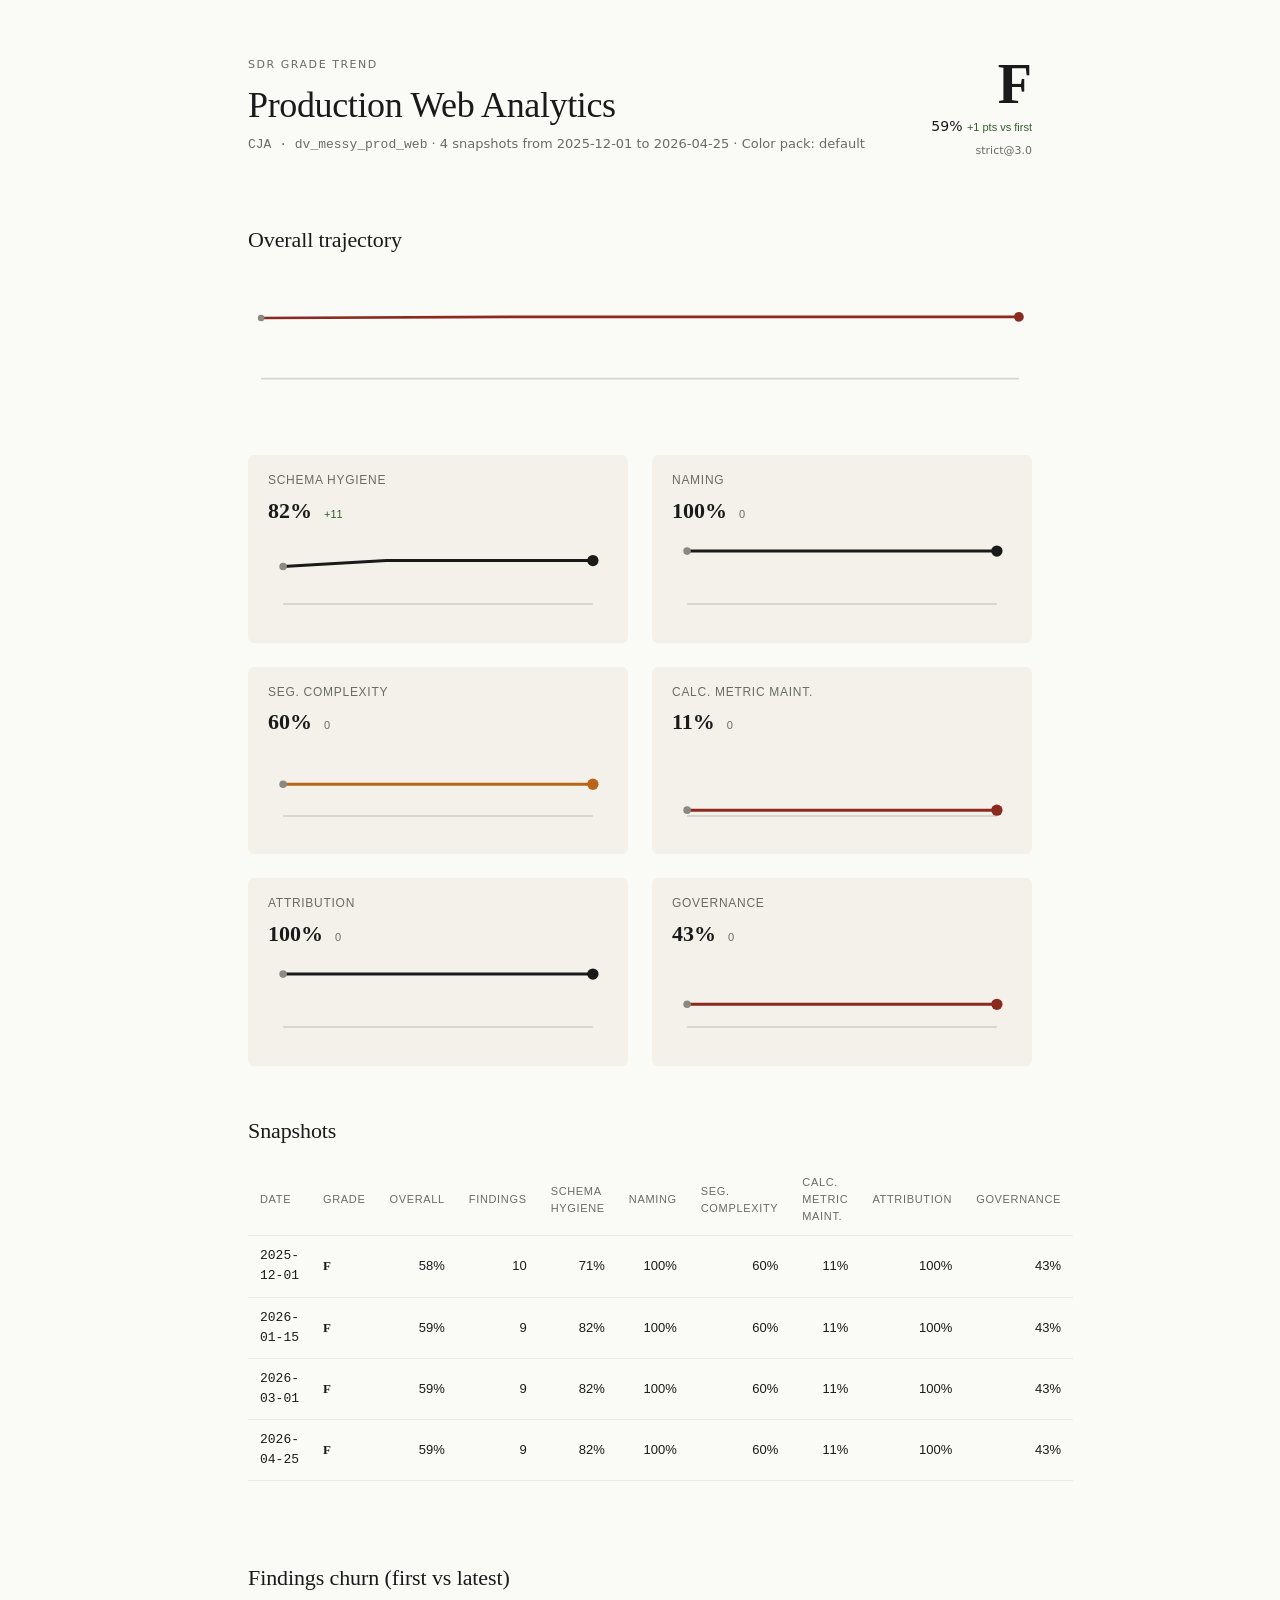
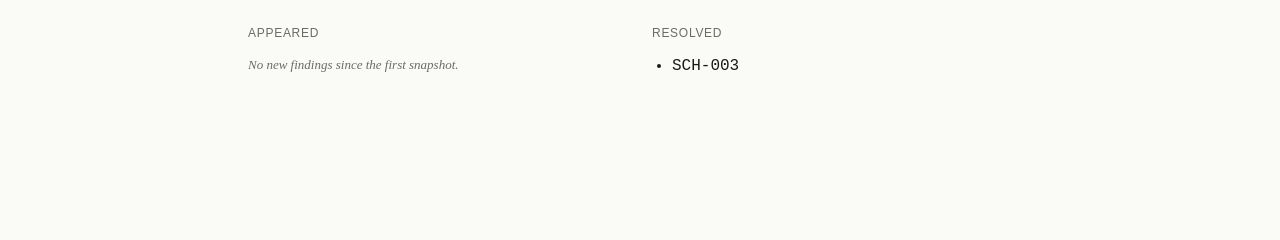
<file: examples/trend-example.html>
<!doctype html>
<html lang="en" data-color-pack="default">
<head>
<meta charset="utf-8"/>
<meta name="viewport" content="width=device-width, initial-scale=1"/>
<meta http-equiv="Content-Security-Policy" content="default-src 'none'; style-src 'unsafe-inline'; img-src 'none'; media-src 'none'; object-src 'none'; frame-src 'none'; connect-src 'none'; base-uri 'none'; form-action 'none'"/>
<meta name="referrer" content="no-referrer"/>
<title>SDR Grade Trend — Production Web Analytics</title>
<style>
/* ---------- Reset & base ---------- */
*, *::before, *::after { box-sizing: border-box; }
html { -webkit-text-size-adjust: 100%; }
body {
  margin: 0;
  font-family: "Charter", "Iowan Old Style", "Source Serif Pro", Georgia, "Times New Roman", serif;
  font-size: 16px;
  line-height: 1.55;
  color: var(--sdr-text-primary);
  background: var(--sdr-surface-page);
  -webkit-font-smoothing: antialiased;
  -moz-osx-font-smoothing: grayscale;
}
.ui {
  font-family: "Söhne", "Inter", -apple-system, BlinkMacSystemFont, "Segoe UI", sans-serif;
}
.mono {
  font-family: "JetBrains Mono", "SF Mono", "Menlo", "Consolas", monospace;
}

/* ---------- Layout ---------- */
.page {
  max-width: 880px;
  margin: 0 auto;
  padding: 56px 48px 96px;
}
@media (max-width: 720px) {
  .page { padding: 32px 20px 64px; }
}

/* ---------- Eyebrow + Title ---------- */
.eyebrow {
  font-family: "Söhne", "Inter", system-ui, sans-serif;
  font-size: 11px;
  font-weight: 500;
  letter-spacing: 0.14em;
  text-transform: uppercase;
  color: var(--sdr-text-muted);
  margin-bottom: 12px;
}
h1 {
  font-family: "Charter", "Iowan Old Style", Georgia, serif;
  font-weight: 500;
  font-size: 36px;
  line-height: 1.15;
  letter-spacing: -0.01em;
  margin: 0 0 24px 0;
}

/* ---------- Metadata strip ---------- */
.meta-strip {
  display: flex;
  flex-wrap: wrap;
  gap: 28px;
  padding: 16px 0;
  border-top: 1px solid var(--sdr-report-text-secondary);
  border-bottom: 1px solid var(--sdr-border-default);
  margin-bottom: 40px;
  font-family: "Söhne", "Inter", system-ui, sans-serif;
  font-size: 13px;
}
.meta-strip .item { display: flex; flex-direction: column; gap: 2px; }
.meta-strip .label {
  font-size: 10px;
  letter-spacing: 0.12em;
  text-transform: uppercase;
  color: var(--sdr-text-muted);
  font-weight: 500;
}
.meta-strip .value { font-size: 14px; color: var(--sdr-text-primary); font-weight: 500; }
.meta-strip .grade-cell .value {
  font-family: "Charter", Georgia, serif;
  font-size: 22px;
  font-weight: 600;
  line-height: 1;
}

/* ---------- On this page ---------- */
nav.toc {
  font-family: "Söhne", "Inter", system-ui, sans-serif;
  font-size: 12px;
  color: var(--sdr-text-muted);
  margin-bottom: 56px;
  padding-bottom: 24px;
  border-bottom: 1px solid var(--sdr-surface-emphasis);
}
nav.toc .label {
  font-size: 10px;
  letter-spacing: 0.14em;
  text-transform: uppercase;
  margin-right: 14px;
  color: var(--sdr-text-muted);
}
nav.toc a {
  color: var(--sdr-text-primary);
  text-decoration: none;
  margin-right: 18px;
  border-bottom: 1px solid transparent;
  transition: border-color 0.15s;
}
nav.toc a:hover { border-bottom-color: var(--sdr-text-primary); }

/* ---------- TL;DR ---------- */
.tldr {
  font-family: "Söhne", "Inter", system-ui, sans-serif;
  font-size: 10px;
  letter-spacing: 0.14em;
  text-transform: uppercase;
  color: var(--sdr-text-muted);
  font-weight: 500;
  margin-bottom: 12px;
}
.tldr-body {
  font-size: 17px;
  line-height: 1.6;
  color: var(--sdr-report-text-secondary);
  margin-bottom: 56px;
  max-width: 640px;
}
.tldr-body strong { color: var(--sdr-text-primary); font-weight: 500; }

/* ---------- Section headings ---------- */
h2 {
  font-family: "Charter", Georgia, serif;
  font-weight: 500;
  font-size: 22px;
  letter-spacing: -0.005em;
  margin: 0 0 4px 0;
  padding-top: 24px;
}
.section-rule { height: 1px; background: var(--sdr-report-text-secondary); margin: 0 0 28px 0; }
section { margin-bottom: 56px; }

/* ---------- Category grid ---------- */
.category-grid {
  display: grid;
  grid-template-columns: repeat(auto-fit, minmax(220px, 1fr));
  gap: 1px;
  background: var(--sdr-border-default);
  border: 1px solid var(--sdr-border-default);
  margin-bottom: 8px;
}
.cat {
  background: var(--sdr-surface-page);
  padding: 18px 20px;
  font-family: "Söhne", "Inter", system-ui, sans-serif;
}
.cat .name {
  font-size: 11px;
  letter-spacing: 0.1em;
  text-transform: uppercase;
  color: var(--sdr-text-muted);
  font-weight: 500;
  margin-bottom: 8px;
}
.cat .score { display: flex; align-items: baseline; gap: 8px; margin-bottom: 8px; }
.cat .pct {
  font-family: "Charter", Georgia, serif;
  font-size: 28px;
  font-weight: 500;
  line-height: 1;
  color: var(--sdr-text-primary);
}
.cat .sub { font-size: 13px; color: var(--sdr-text-muted); font-weight: 500; }
.cat .bar { height: 3px; background: var(--sdr-surface-emphasis); position: relative; overflow: hidden; }
.cat .bar > span { display: block; height: 100%; background: var(--sdr-chart-primary); }
.cat .bar.warn > span { background: var(--sdr-report-severity-high); }
.cat .bar.crit > span { background: var(--sdr-report-severity-critical); }

/* ---------- Remediations ---------- */
ol.remediations { list-style: none; counter-reset: rem; padding: 0; margin: 0; }
ol.remediations li {
  counter-increment: rem;
  display: grid;
  grid-template-columns: 36px 1fr auto;
  gap: 16px;
  align-items: baseline;
  padding: 16px 0;
  border-bottom: 1px solid var(--sdr-surface-emphasis);
}
ol.remediations li:last-child { border-bottom: 0; }
ol.remediations li::before {
  content: counter(rem, decimal-leading-zero);
  font-family: "Söhne", "Inter", system-ui, sans-serif;
  font-size: 11px;
  color: var(--sdr-text-muted);
  letter-spacing: 0.06em;
}
ol.remediations .text { font-size: 16px; line-height: 1.5; color: var(--sdr-text-primary); }
ol.remediations .text .ref {
  font-family: "Söhne", "Inter", system-ui, sans-serif;
  font-size: 11px;
  color: var(--sdr-text-muted);
  letter-spacing: 0.04em;
  margin-left: 6px;
}
ol.remediations .priority-weight {
  font-family: "Söhne", "Inter", system-ui, sans-serif;
  font-size: 12px;
  color: var(--sdr-report-change-added);
  white-space: nowrap;
  font-weight: 500;
}

/* ---------- Findings ---------- */
.finding {
  padding: 24px 0;
  border-bottom: 1px solid var(--sdr-surface-emphasis);
  content-visibility: auto;
  /* 320px ≈ median finding height; `auto` self-corrects after first render */
  contain-intrinsic-size: auto 320px;
}
.finding:first-of-type { border-top: 1px solid var(--sdr-surface-emphasis); }
.finding-head {
  display: flex;
  flex-wrap: wrap;
  gap: 10px;
  align-items: center;
  margin-bottom: 12px;
  font-family: "Söhne", "Inter", system-ui, sans-serif;
  font-size: 12px;
  letter-spacing: 0.04em;
}
.finding-id {
  font-family: "JetBrains Mono", monospace;
  font-size: 11px;
  color: var(--sdr-text-muted);
  font-weight: 500;
}
.sev {
  font-size: 10px;
  letter-spacing: 0.12em;
  text-transform: uppercase;
  padding: 2px 7px;
  font-weight: 600;
  border: 1px solid currentColor;
}
.sev.crit { color: var(--sdr-report-severity-critical); }
.sev.high { color: var(--sdr-report-severity-high); }
.sev.med { color: var(--sdr-report-severity-medium); }
.sev.low { color: var(--sdr-report-severity-low); }
.finding-cat { color: var(--sdr-text-muted); font-size: 11px; letter-spacing: 0.06em; }
.finding-title {
  font-family: "Charter", Georgia, serif;
  font-size: 18px;
  font-weight: 500;
  line-height: 1.35;
  margin: 0 0 12px 0;
  color: var(--sdr-text-primary);
}
.finding-body { font-size: 15px; line-height: 1.6; color: var(--sdr-report-text-secondary); max-width: 640px; }
.finding-body p { margin: 0 0 12px 0; }
.finding-body p:last-child { margin-bottom: 0; }
.finding-section-label {
  font-family: "Söhne", "Inter", system-ui, sans-serif;
  font-size: 10px;
  letter-spacing: 0.14em;
  text-transform: uppercase;
  color: var(--sdr-text-muted);
  font-weight: 500;
  margin: 16px 0 6px 0;
}
.components-list {
  font-family: "JetBrains Mono", monospace;
  font-size: 13px;
  color: var(--sdr-report-text-secondary);
  line-height: 1.7;
  background: var(--sdr-report-surface-code);
  padding: 12px 16px;
  border-left: 2px solid var(--sdr-report-border-code);
  margin: 0;
  white-space: pre;
  overflow-x: auto;
}
pre.code {
  font-family: "JetBrains Mono", monospace;
  font-size: 12.5px;
  line-height: 1.55;
  background: var(--sdr-report-surface-code);
  padding: 14px 16px;
  border-left: 2px solid var(--sdr-report-border-code);
  overflow-x: auto;
  margin: 8px 0 0 0;
  color: var(--sdr-report-text-secondary);
}
.finding-actions {
  margin-top: 14px;
  font-family: "Söhne", "Inter", system-ui, sans-serif;
  font-size: 12px;
  color: var(--sdr-text-muted);
}
.finding-actions a {
  color: var(--sdr-text-muted);
  text-decoration: none;
  border-bottom: 1px solid var(--sdr-border-default);
  margin-right: 18px;
  padding-bottom: 1px;
}
.finding-actions a:hover { color: var(--sdr-text-primary); border-bottom-color: var(--sdr-text-primary); }

/* ---------- Distribution ---------- */
.dist {
  display: grid;
  grid-template-columns: 1fr 1fr;
  gap: 32px 48px;
  font-family: "Söhne", "Inter", system-ui, sans-serif;
  font-size: 13px;
}
@media (max-width: 600px) { .dist { grid-template-columns: 1fr; } }
.dist .row { display: flex; flex-direction: column; gap: 10px; }
.dist .label {
  font-size: 10px;
  letter-spacing: 0.14em;
  text-transform: uppercase;
  color: var(--sdr-text-muted);
  font-weight: 500;
}
.dist svg { display: block; }

/* ---------- Skipped ---------- */
.skipped {
  background: var(--sdr-report-surface-code);
  padding: 18px 22px;
  font-family: "Söhne", "Inter", system-ui, sans-serif;
  font-size: 13px;
  line-height: 1.6;
  color: var(--sdr-report-severity-low);
  border-left: 2px solid var(--sdr-report-border-code);
}
.skipped strong { font-weight: 500; color: var(--sdr-text-primary); }
.skipped ul { margin: 8px 0 0 0; padding-left: 18px; }
.skipped li { margin-bottom: 4px; }

/* ---------- Provenance ---------- */
.provenance {
  margin-top: 80px;
  padding-top: 24px;
  border-top: 1px solid var(--sdr-border-default);
  font-family: "Söhne", "Inter", system-ui, sans-serif;
  font-size: 12px;
  line-height: 1.7;
  color: var(--sdr-text-muted);
}
.provenance a { color: var(--sdr-text-muted); text-decoration: underline; text-decoration-color: var(--sdr-border-default); }
.provenance a:hover { color: var(--sdr-text-primary); }

/* ---------- Print ---------- */
@media print {
  body {
    color: var(--sdr-print-foreground);
    background: var(--sdr-print-background);
  }
  .page { max-width: none; padding: 0.6in; }
  .finding {
    break-inside: avoid;
    content-visibility: visible;
    border-color: var(--sdr-print-border);
  }
  .cat { break-inside: avoid; background: var(--sdr-print-background); }
  .meta-strip,
  .category-grid,
  .provenance,
  .trend-table th,
  .trend-table td { border-color: var(--sdr-print-border); }
  .category-grid { background: var(--sdr-print-border); }
  .section-rule { background: var(--sdr-print-border); }
  .sev { color: var(--sdr-print-foreground); }
  nav.toc { display: none; }
  .finding-actions { display: none; }
}


/* --- trend-specific additions --- */
/* Container + header: values mirror report.css (.page, .eyebrow, h1,
   metadata strip) so the trend page shares the main report's register. */
.report { max-width: 880px; margin: 0 auto; padding: 56px 48px 96px; }
@media (max-width: 720px) { .report { padding: 32px 20px 64px; } }
.report-header { margin-bottom: 40px; }
.header-row { display: flex; justify-content: space-between; align-items: flex-start; gap: 24px; }
.kicker { font-family: 'Söhne', 'Inter', system-ui, sans-serif; font-size: 11px; font-weight: 500; letter-spacing: 0.14em; text-transform: uppercase; color: var(--sdr-text-muted); margin: 0 0 12px 0; }
.instance-name { font-family: 'Charter','Iowan Old Style',Georgia,serif; font-weight: 500; font-size: 36px; line-height: 1.15; letter-spacing: -0.01em; margin: 0 0 8px 0; }
.instance-meta { font-family: 'Söhne', 'Inter', system-ui, sans-serif; font-size: 13px; color: var(--sdr-text-muted); margin: 0; }
.grade-block { text-align: right; flex-shrink: 0; }
.grade-letter { font-family: 'Charter','Iowan Old Style',Georgia,serif; font-size: 56px; font-weight: 600; line-height: 1; }
.grade-pct { font-family: 'Söhne', 'Inter', system-ui, sans-serif; font-size: 14px; color: var(--sdr-text-primary); margin-top: 4px; }
.grade-meta { font-family: 'Söhne', 'Inter', system-ui, sans-serif; font-size: 11px; color: var(--sdr-text-muted); margin-top: 4px; }
.delta { font-family: 'Söhne', 'Inter', sans-serif; font-size: 11px; }
.delta.trend-up { color: var(--sdr-report-trend-up); }
.delta.trend-down { color: var(--sdr-report-trend-down); }
.delta.trend-flat { color: var(--sdr-report-trend-flat); }
.trend-grid { display: grid; grid-template-columns: repeat(2, 1fr); gap: 24px; margin: 24px 0; }
.trend-card { padding: 16px 20px; background: var(--sdr-report-trend-card); border-radius: 6px; }
.trend-card h3 { margin: 0 0 4px 0; font-size: 12px; letter-spacing: 0.06em; text-transform: uppercase; color: var(--sdr-text-muted); font-family: 'Söhne', 'Inter', sans-serif; font-weight: 500; }
.trend-card .latest { font-family: 'Charter','Iowan Old Style','Source Serif Pro',Georgia,serif; font-size: 22px; color: var(--sdr-text-primary); font-weight: 600; }
.trend-card .delta { font-family: 'Söhne', 'Inter', sans-serif; font-size: 11px; margin-left: 8px; }
.trend-card .delta.trend-up { color: var(--sdr-report-trend-up); }
.trend-card .delta.trend-down { color: var(--sdr-report-trend-down); }
.trend-card .delta.trend-flat { color: var(--sdr-report-trend-flat); }
.trend-card svg { width: 100%; height: auto; margin-top: 8px; }
.trend-table { width: 100%; border-collapse: collapse; margin: 16px 0; font-family: 'Söhne', 'Inter', sans-serif; font-size: 13px; }
.trend-table th, .trend-table td { padding: 10px 12px; text-align: left; border-bottom: 1px solid var(--sdr-surface-emphasis); }
.trend-table th { color: var(--sdr-text-muted); font-weight: 500; text-transform: uppercase; letter-spacing: 0.06em; font-size: 11px; }
.trend-table td.num { text-align: right; font-variant-numeric: tabular-nums; }
.trend-table td.grade { font-family: 'Charter','Iowan Old Style','Source Serif Pro',Georgia,serif; font-weight: 600; }
.churn { display: grid; grid-template-columns: 1fr 1fr; gap: 24px; margin: 16px 0; }
.churn h3 { font-size: 12px; letter-spacing: 0.06em; text-transform: uppercase; color: var(--sdr-text-muted); font-family: 'Söhne', 'Inter', sans-serif; font-weight: 500; }
.churn ul { padding-left: 20px; margin: 8px 0; }
.churn .empty { color: var(--sdr-text-muted); font-style: italic; font-size: 13px; }

:root {
  --sdr-surface-page: #FAFAF7;
  --sdr-surface-panel: #FFFFFF;
  --sdr-surface-subtle: #F5F3EB;
  --sdr-surface-emphasis: #ECE9E0;
  --sdr-text-primary: #1A1A1A;
  --sdr-text-muted: #6B6B66;
  --sdr-text-inverse: #FFFFFF;
  --sdr-border-default: #D8D6CF;
  --sdr-border-strong: #8A8A82;
  --sdr-focus-ring: #3A5E5E;
  --sdr-accent-primary: #4A6F6F;
  --sdr-accent-secondary: #6A4F30;
  --sdr-component-metric: #2A2A2A;
  --sdr-component-dimension: #4A6F6F;
  --sdr-component-derived-field: #5E6B78;
  --sdr-component-segment: #8A6A4A;
  --sdr-component-calculated-metric: #806A00;
  --sdr-severity-critical: #8C4A3F;
  --sdr-severity-high: #9C4F10;
  --sdr-severity-medium: #806A00;
  --sdr-severity-low: #3D6B4F;
  --sdr-change-added: #3D6B4F;
  --sdr-change-modified: #806A00;
  --sdr-change-removed: #8C4A3F;
  --sdr-chart-primary: #1A1A1A;
  --sdr-chart-secondary: #4A6F6F;
  --sdr-chart-grid: #8A8A82;
  --sdr-chart-axis: #6B6B66;
  --sdr-print-foreground: #1A1A1A;
  --sdr-print-background: #FFFFFF;
  --sdr-print-border: #8A8A82;
}
:root {
  --sdr-report-text-secondary: #2A2A2A;
  --sdr-report-severity-critical: #8B2A1F;
  --sdr-report-severity-high: #9C4F10;
  --sdr-report-severity-medium: #6B6B1A;
  --sdr-report-severity-low: #4A4A4A;
  --sdr-report-change-added: #2A5934;
  --sdr-report-surface-code: #F3F1E8;
  --sdr-report-border-code: #C9C5B6;
  --sdr-report-trend-up: #355C2C;
  --sdr-report-trend-down: #8B2A1F;
  --sdr-report-trend-flat: #6B6B66;
  --sdr-report-trend-card: #F3F1EA;
  --sdr-report-chart-grid: #D8D6CF;
  --sdr-report-chart-secondary: #8A8A82;
}

</style>
</head>
<body>
<main class="report">
  <header class="report-header">
    <div class="header-row">
      <div>
        <p class="kicker">SDR grade trend</p>
        <h1 class="instance-name">Production Web Analytics</h1>
        <p class="instance-meta">
          <span class="mono">CJA · dv_messy_prod_web</span>
          ·
          4 snapshots
          from 2025-12-01 to 2026-04-25
          · Color pack: default
        </p>
      </div>
      <div class="grade-block">
        <div class="grade-letter">F</div>
        <div class="grade-pct">
          59%
          <span class="delta trend-up">
            +1 pts vs first
          </span>
        </div>
        <div class="grade-meta">strict@3.0</div>
      </div>
    </div>
  </header>

  <section id="overall-trajectory">
    <h2>Overall trajectory</h2>
    <svg viewBox="0 0 480 80" xmlns="http://www.w3.org/2000/svg" role="img" aria-label="Trend sparkline"><rect x="0" y="0" width="480" height="80" fill="none"/><line x1="8" y1="72" x2="472" y2="72" stroke="#d8d6cf"/><polyline fill="none" stroke="#8b2a1f" stroke-width="1.6" points="8.0,34.9 162.7,34.2 317.3,34.2 472.0,34.2"/><circle cx="8.0" cy="34.9" r="2" fill="#8a8a82"/><circle cx="472.0" cy="34.2" r="3" fill="#8b2a1f"/></svg>
  </section>

  <section id="categories" class="trend-grid">

    <div class="trend-card">
      <h3>Schema hygiene</h3>
      <div>
        <span class="latest">82%</span>
        <span class="delta trend-up">
          +11
        </span>
      </div>
      <svg viewBox="0 0 180 44" xmlns="http://www.w3.org/2000/svg" role="img" aria-label="Trend sparkline"><rect x="0" y="0" width="180" height="44" fill="none"/><line x1="8" y1="36" x2="172" y2="36" stroke="#d8d6cf"/><polyline fill="none" stroke="#1a1a1a" stroke-width="1.6" points="8.0,16.1 62.7,13.0 117.3,13.0 172.0,13.0"/><circle cx="8.0" cy="16.1" r="2" fill="#8a8a82"/><circle cx="172.0" cy="13.0" r="3" fill="#1a1a1a"/></svg>
    </div>

    <div class="trend-card">
      <h3>Naming</h3>
      <div>
        <span class="latest">100%</span>
        <span class="delta trend-flat">
          0
        </span>
      </div>
      <svg viewBox="0 0 180 44" xmlns="http://www.w3.org/2000/svg" role="img" aria-label="Trend sparkline"><rect x="0" y="0" width="180" height="44" fill="none"/><line x1="8" y1="36" x2="172" y2="36" stroke="#d8d6cf"/><polyline fill="none" stroke="#1a1a1a" stroke-width="1.6" points="8.0,8.0 62.7,8.0 117.3,8.0 172.0,8.0"/><circle cx="8.0" cy="8.0" r="2" fill="#8a8a82"/><circle cx="172.0" cy="8.0" r="3" fill="#1a1a1a"/></svg>
    </div>

    <div class="trend-card">
      <h3>Seg. complexity</h3>
      <div>
        <span class="latest">60%</span>
        <span class="delta trend-flat">
          0
        </span>
      </div>
      <svg viewBox="0 0 180 44" xmlns="http://www.w3.org/2000/svg" role="img" aria-label="Trend sparkline"><rect x="0" y="0" width="180" height="44" fill="none"/><line x1="8" y1="36" x2="172" y2="36" stroke="#d8d6cf"/><polyline fill="none" stroke="#b8651a" stroke-width="1.6" points="8.0,19.2 62.7,19.2 117.3,19.2 172.0,19.2"/><circle cx="8.0" cy="19.2" r="2" fill="#8a8a82"/><circle cx="172.0" cy="19.2" r="3" fill="#b8651a"/></svg>
    </div>

    <div class="trend-card">
      <h3>Calc. metric maint.</h3>
      <div>
        <span class="latest">11%</span>
        <span class="delta trend-flat">
          0
        </span>
      </div>
      <svg viewBox="0 0 180 44" xmlns="http://www.w3.org/2000/svg" role="img" aria-label="Trend sparkline"><rect x="0" y="0" width="180" height="44" fill="none"/><line x1="8" y1="36" x2="172" y2="36" stroke="#d8d6cf"/><polyline fill="none" stroke="#8b2a1f" stroke-width="1.6" points="8.0,32.9 62.7,32.9 117.3,32.9 172.0,32.9"/><circle cx="8.0" cy="32.9" r="2" fill="#8a8a82"/><circle cx="172.0" cy="32.9" r="3" fill="#8b2a1f"/></svg>
    </div>

    <div class="trend-card">
      <h3>Attribution</h3>
      <div>
        <span class="latest">100%</span>
        <span class="delta trend-flat">
          0
        </span>
      </div>
      <svg viewBox="0 0 180 44" xmlns="http://www.w3.org/2000/svg" role="img" aria-label="Trend sparkline"><rect x="0" y="0" width="180" height="44" fill="none"/><line x1="8" y1="36" x2="172" y2="36" stroke="#d8d6cf"/><polyline fill="none" stroke="#1a1a1a" stroke-width="1.6" points="8.0,8.0 62.7,8.0 117.3,8.0 172.0,8.0"/><circle cx="8.0" cy="8.0" r="2" fill="#8a8a82"/><circle cx="172.0" cy="8.0" r="3" fill="#1a1a1a"/></svg>
    </div>

    <div class="trend-card">
      <h3>Governance</h3>
      <div>
        <span class="latest">43%</span>
        <span class="delta trend-flat">
          0
        </span>
      </div>
      <svg viewBox="0 0 180 44" xmlns="http://www.w3.org/2000/svg" role="img" aria-label="Trend sparkline"><rect x="0" y="0" width="180" height="44" fill="none"/><line x1="8" y1="36" x2="172" y2="36" stroke="#d8d6cf"/><polyline fill="none" stroke="#8b2a1f" stroke-width="1.6" points="8.0,24.0 62.7,24.0 117.3,24.0 172.0,24.0"/><circle cx="8.0" cy="24.0" r="2" fill="#8a8a82"/><circle cx="172.0" cy="24.0" r="3" fill="#8b2a1f"/></svg>
    </div>

  </section>

  <section id="snapshots">
    <h2>Snapshots</h2>
    <table class="trend-table">
      <thead>
        <tr>
          <th>Date</th>
          <th>Grade</th>
          <th class="num">Overall</th>
          <th class="num">Findings</th>

          <th class="num">Schema hygiene</th>

          <th class="num">Naming</th>

          <th class="num">Seg. complexity</th>

          <th class="num">Calc. metric maint.</th>

          <th class="num">Attribution</th>

          <th class="num">Governance</th>

        </tr>
      </thead>
      <tbody>

        <tr>
          <td class="mono">2025-12-01</td>
          <td class="grade">F</td>
          <td class="num">58%</td>
          <td class="num">10</td>

          <td class="num">71%</td>

          <td class="num">100%</td>

          <td class="num">60%</td>

          <td class="num">11%</td>

          <td class="num">100%</td>

          <td class="num">43%</td>

        </tr>

        <tr>
          <td class="mono">2026-01-15</td>
          <td class="grade">F</td>
          <td class="num">59%</td>
          <td class="num">9</td>

          <td class="num">82%</td>

          <td class="num">100%</td>

          <td class="num">60%</td>

          <td class="num">11%</td>

          <td class="num">100%</td>

          <td class="num">43%</td>

        </tr>

        <tr>
          <td class="mono">2026-03-01</td>
          <td class="grade">F</td>
          <td class="num">59%</td>
          <td class="num">9</td>

          <td class="num">82%</td>

          <td class="num">100%</td>

          <td class="num">60%</td>

          <td class="num">11%</td>

          <td class="num">100%</td>

          <td class="num">43%</td>

        </tr>

        <tr>
          <td class="mono">2026-04-25</td>
          <td class="grade">F</td>
          <td class="num">59%</td>
          <td class="num">9</td>

          <td class="num">82%</td>

          <td class="num">100%</td>

          <td class="num">60%</td>

          <td class="num">11%</td>

          <td class="num">100%</td>

          <td class="num">43%</td>

        </tr>

      </tbody>
    </table>
  </section>

  <section id="churn">
    <h2>Findings churn (first vs latest)</h2>
    <div class="churn">
      <div>
        <h3>Appeared</h3>

        <p class="empty">No new findings since the first snapshot.</p>

      </div>
      <div>
        <h3>Resolved</h3>

        <ul>

          <li class="mono">SCH-003</li>

        </ul>

      </div>
    </div>
  </section>
</main>
</body>
</html>
</file>
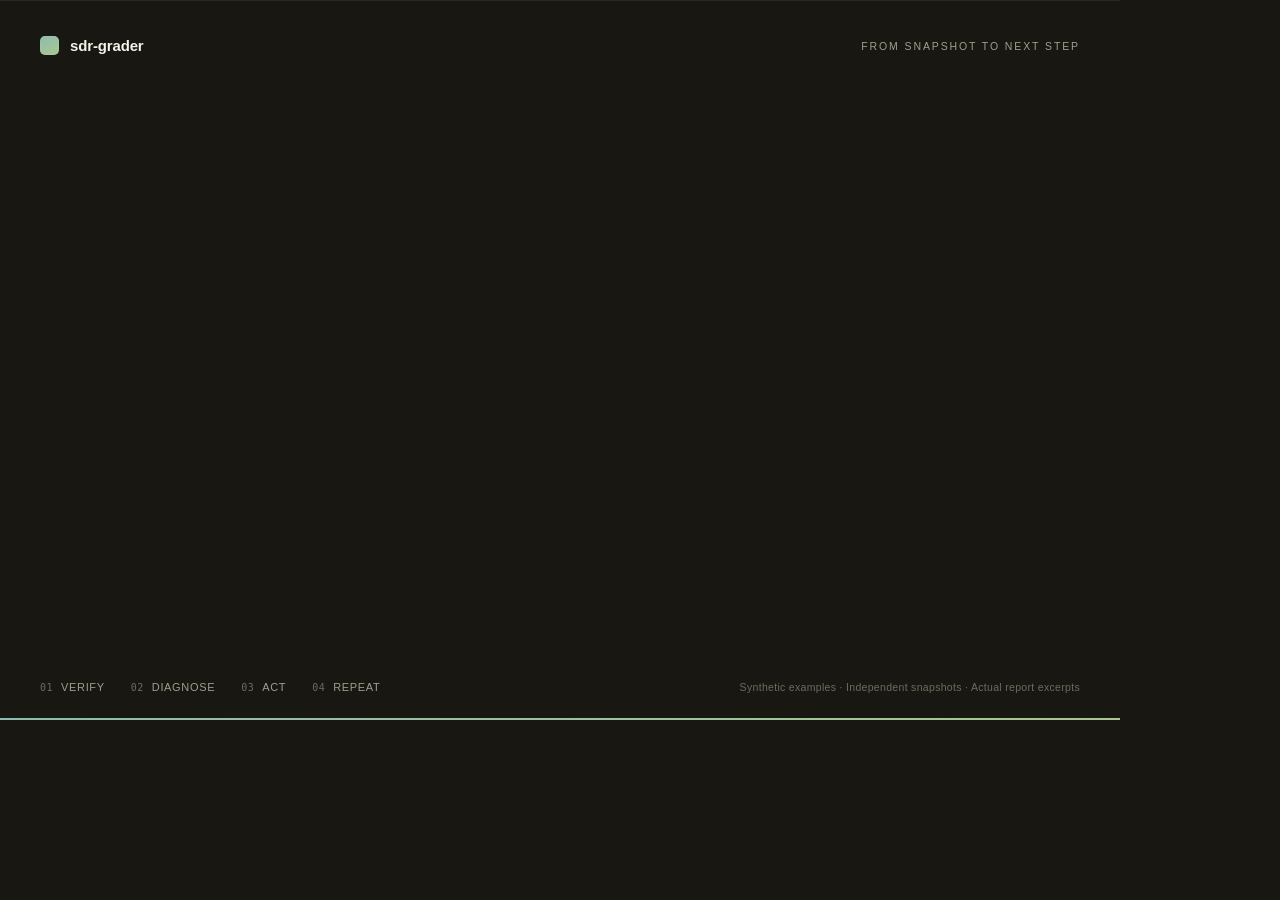
<file: docs/assets/showcase.html>
<!doctype html>
<html lang="en">
<meta charset="utf-8">
<title>SDR Grader · README showcase</title>
<style>
/* Editorial frame for the README showcase. Every color, weight, and typeface is
   drawn from the report's own design tokens (src/sdr_grader/render/static/report.css)
   so the live report excerpt reads as one system, not a pasted-in screenshot.
   Ground stays a flat warm ink — no large gradients — to keep the 256-color GIF
   band-free and the encoded bytes small. */
:root {
  --ink: #191712;          /* warm near-black ground (report ink #1A1A1A, warmed) */
  --paper: #FAFAF7;        /* report surface --sdr-surface-page */
  --headline: #F5F2E8;     /* cream headline on ink */
  --body: #D4CFBF;         /* description / secondary cream */
  --muted: #A29D8C;        /* labels, disclosure — warm gray */
  --faint: #6F6B5C;        /* step numerals, hairline text */
  --teal: #8FBCB0;         /* accent, from report --sdr-accent-primary #4A6F6F */
  --sage: #A9C78F;         /* positive echo of report green #355C2C */
  --line: #332F25;         /* hairline on ink */
  --font-serif: "Charter", "Iowan Old Style", "Source Serif Pro", Georgia, serif;
  --font-ui: "Söhne", "Inter", -apple-system, BlinkMacSystemFont, "Segoe UI", sans-serif;
  --font-mono: "JetBrains Mono", "SF Mono", "Menlo", "Consolas", monospace;
}
* { box-sizing: border-box; }
body { margin: 0; background: var(--ink); color: var(--headline); font-family: var(--font-ui); }
.stage {
  position: relative;
  width: 1120px;
  height: 720px;
  overflow: hidden;
  background: var(--ink);
}
/* Hairline of warm light along the top edge — a flat fill, so no GIF banding. */
.stage::before { content: ""; position: absolute; inset: 0 0 auto; height: 1px; background: #2c281d; }

header { position: absolute; inset: 36px 40px auto; display: flex; align-items: center; justify-content: space-between; }
.brand { display: flex; align-items: center; gap: 11px; font-size: 15px; font-weight: 600; letter-spacing: -0.01em; color: var(--headline); }
.brand b { width: 19px; height: 19px; border-radius: 5px; background: linear-gradient(150deg, var(--teal), var(--sage)); box-shadow: 0 0 0 1px rgba(255,255,255,.06) inset; }
.tag { font-family: var(--font-ui); font-size: 10.5px; font-weight: 500; letter-spacing: 0.18em; color: var(--muted); text-transform: uppercase; }

.story { position: absolute; left: 40px; top: 156px; width: 272px; }
.kicker { font-family: var(--font-ui); color: var(--teal); font-size: 11px; font-weight: 600; letter-spacing: 0.14em; text-transform: uppercase; }
h1 { font-family: var(--font-serif); font-size: 46px; font-weight: 500; line-height: 1.04; letter-spacing: -0.02em; margin: 22px 0 20px; color: var(--headline); }
.description { font-size: 16px; line-height: 1.62; color: var(--body); margin: 0; }
.proof { border-top: 1px solid var(--line); margin-top: 26px; padding-top: 18px; font-family: var(--font-mono); font-size: 12px; line-height: 1.9; color: var(--muted); letter-spacing: 0.01em; }

.window {
  position: absolute; top: 96px; left: 348px; width: 732px; height: 552px;
  background: var(--paper); color: #1A1A1A; border-radius: 12px; overflow: hidden;
  border: 1px solid rgba(0,0,0,.4);
  box-shadow: 0 1px 0 rgba(255,255,255,.05) inset, 0 26px 50px -20px rgba(0,0,0,.6), 0 8px 18px -10px rgba(0,0,0,.45);
}
.window-bar { height: 38px; background: #EFEDE4; display: flex; align-items: center; gap: 7px; padding: 0 16px; border-bottom: 1px solid #DBD8CC; }
.dot { width: 9px; height: 9px; border-radius: 50%; background: #CFCBBB; }
.dot:nth-child(1) { background: #C89184; }
.dot:nth-child(2) { background: #CBAE79; }
.dot:nth-child(3) { background: #8FAA85; }
.filename { margin-left: 11px; color: #8A8A82; font: 11px/1 var(--font-mono); }
.excerpt { padding: 26px 30px; }

.scene { position: absolute; inset: 0; }

footer { position: absolute; bottom: 27px; left: 40px; right: 40px; display: flex; align-items: center; justify-content: space-between; }
.steps { display: flex; gap: 26px; font-family: var(--font-ui); font-size: 11px; letter-spacing: 0.06em; text-transform: uppercase; color: var(--muted); }
.steps span { display: inline-flex; align-items: center; gap: 8px; transition: color 0.3s; }
.steps b { font-family: var(--font-mono); font-weight: 400; font-size: 10px; letter-spacing: 0.05em; color: var(--faint); transition: color 0.3s; }
.steps span.active { color: var(--headline); }
.steps span.active b { color: var(--teal); }
.disclosure { font-family: var(--font-ui); font-size: 10.5px; letter-spacing: 0.03em; color: var(--faint); }

.progress { position: absolute; bottom: 0; left: 0; height: 2px; width: 100%; background: linear-gradient(90deg, var(--teal), var(--sage)); transform-origin: left; }
</style>
<div class="stage">
  <header><div class="brand"><b></b> sdr-grader</div><div class="tag">From snapshot to next step</div></header>
  <div id="scenes"></div>
  <footer><div class="steps"><span><b>01</b> Verify</span><span><b>02</b> Diagnose</span><span><b>03</b> Act</span><span><b>04</b> Repeat</span></div><div class="disclosure">Synthetic examples · Independent snapshots · Actual report excerpts</div></footer>
  <div class="progress"></div>
</div>
</html>
</file>
